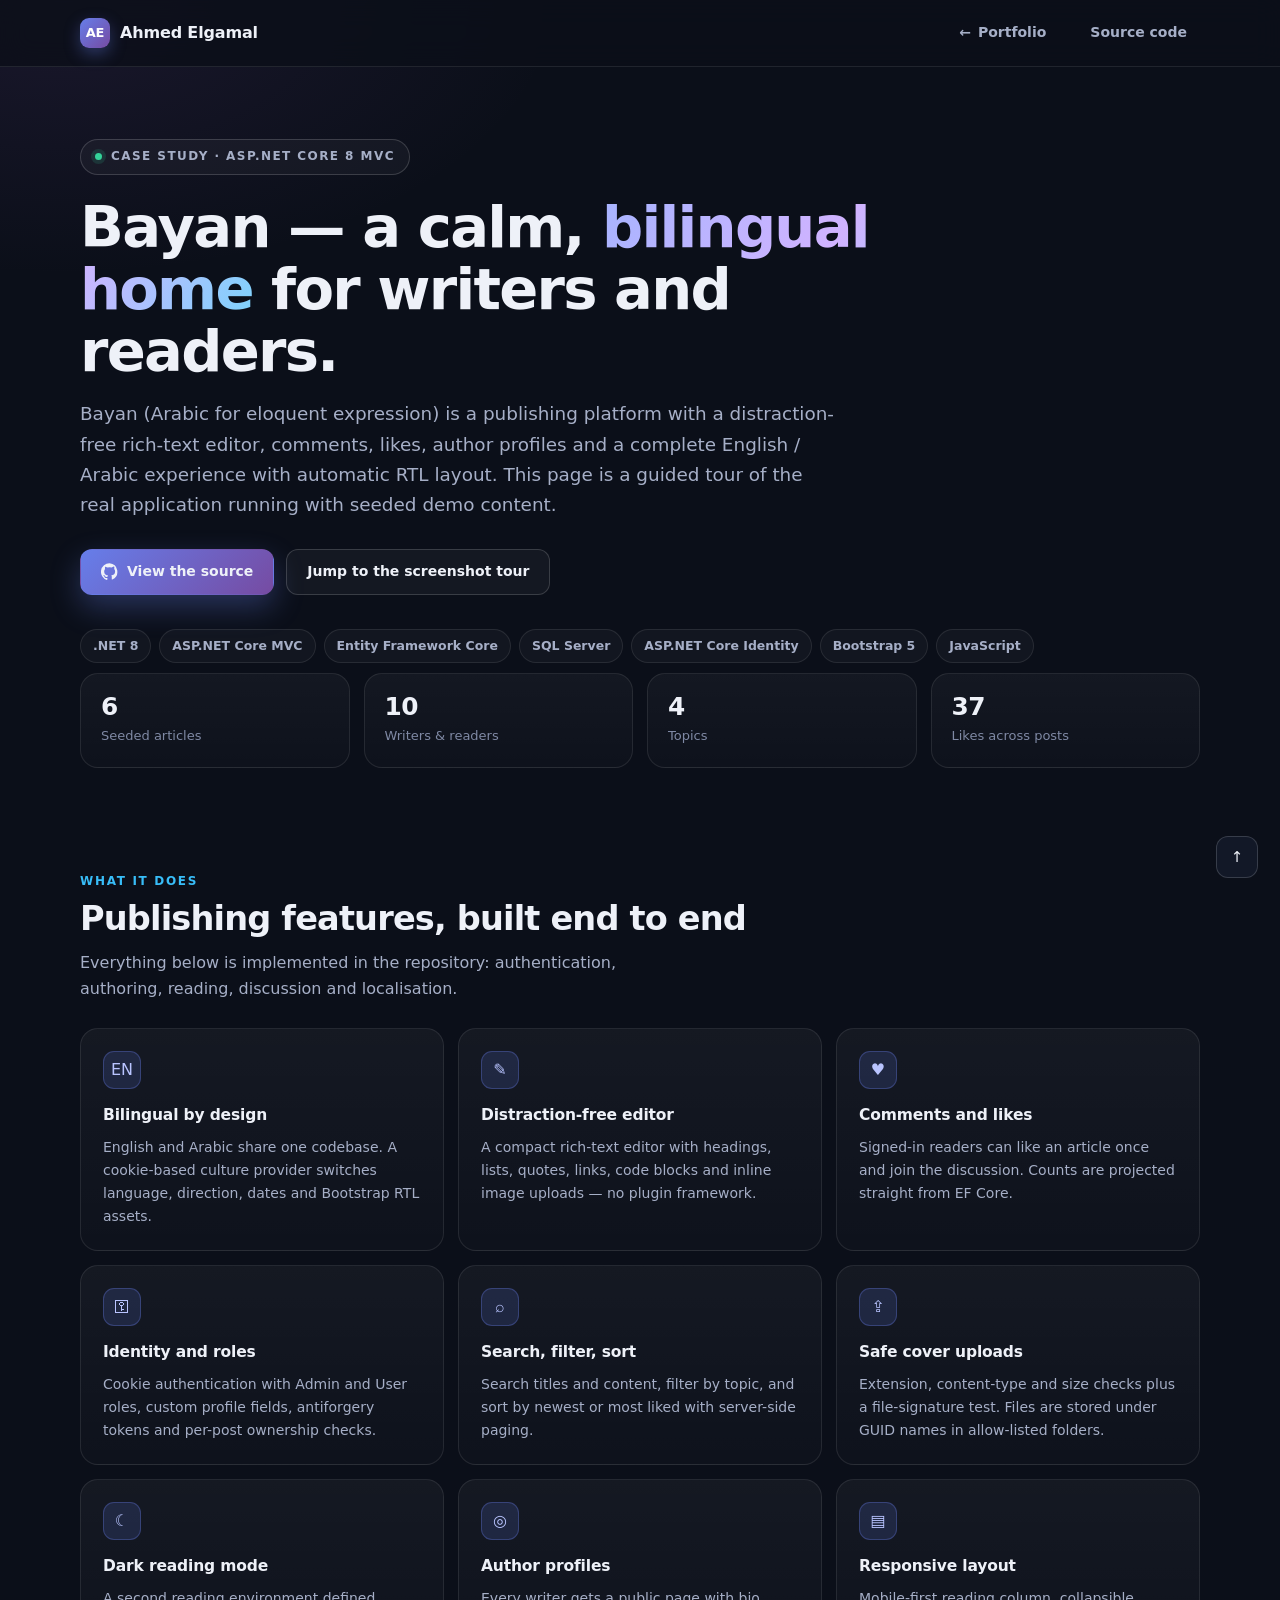
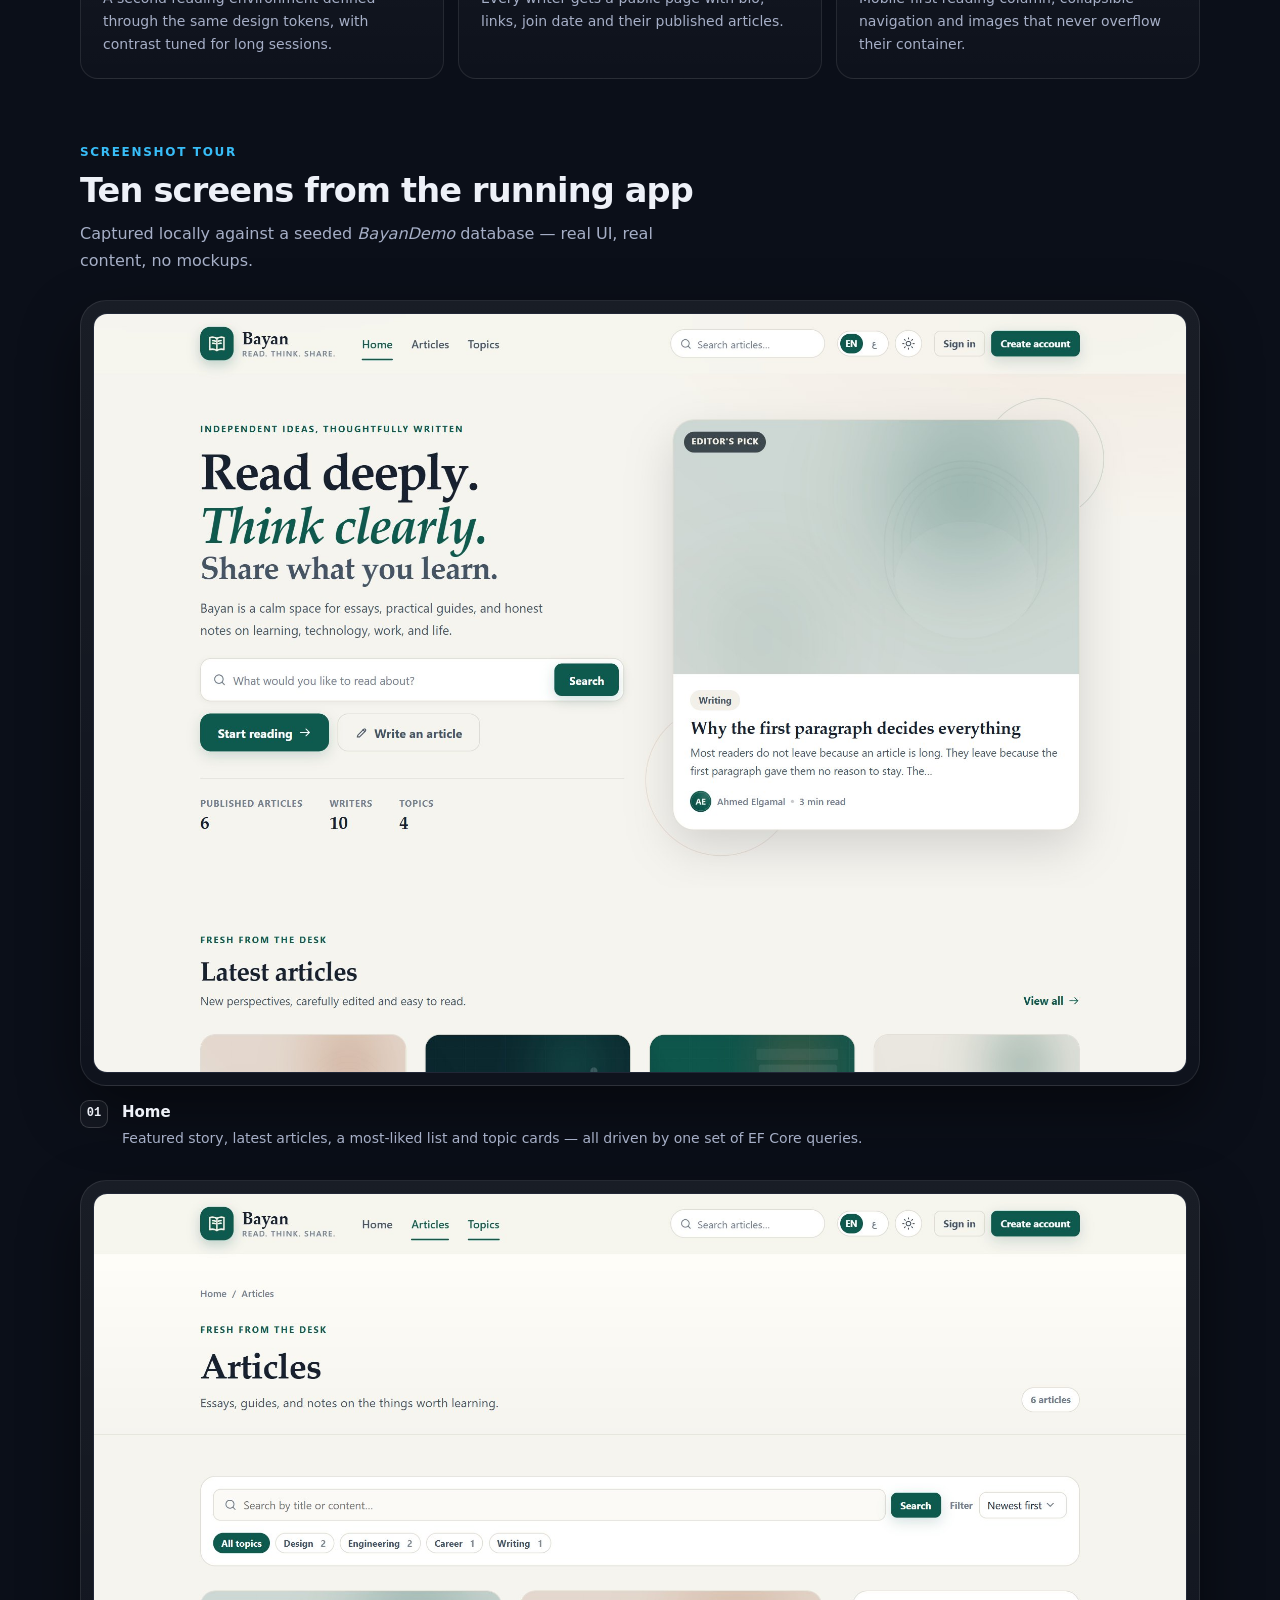
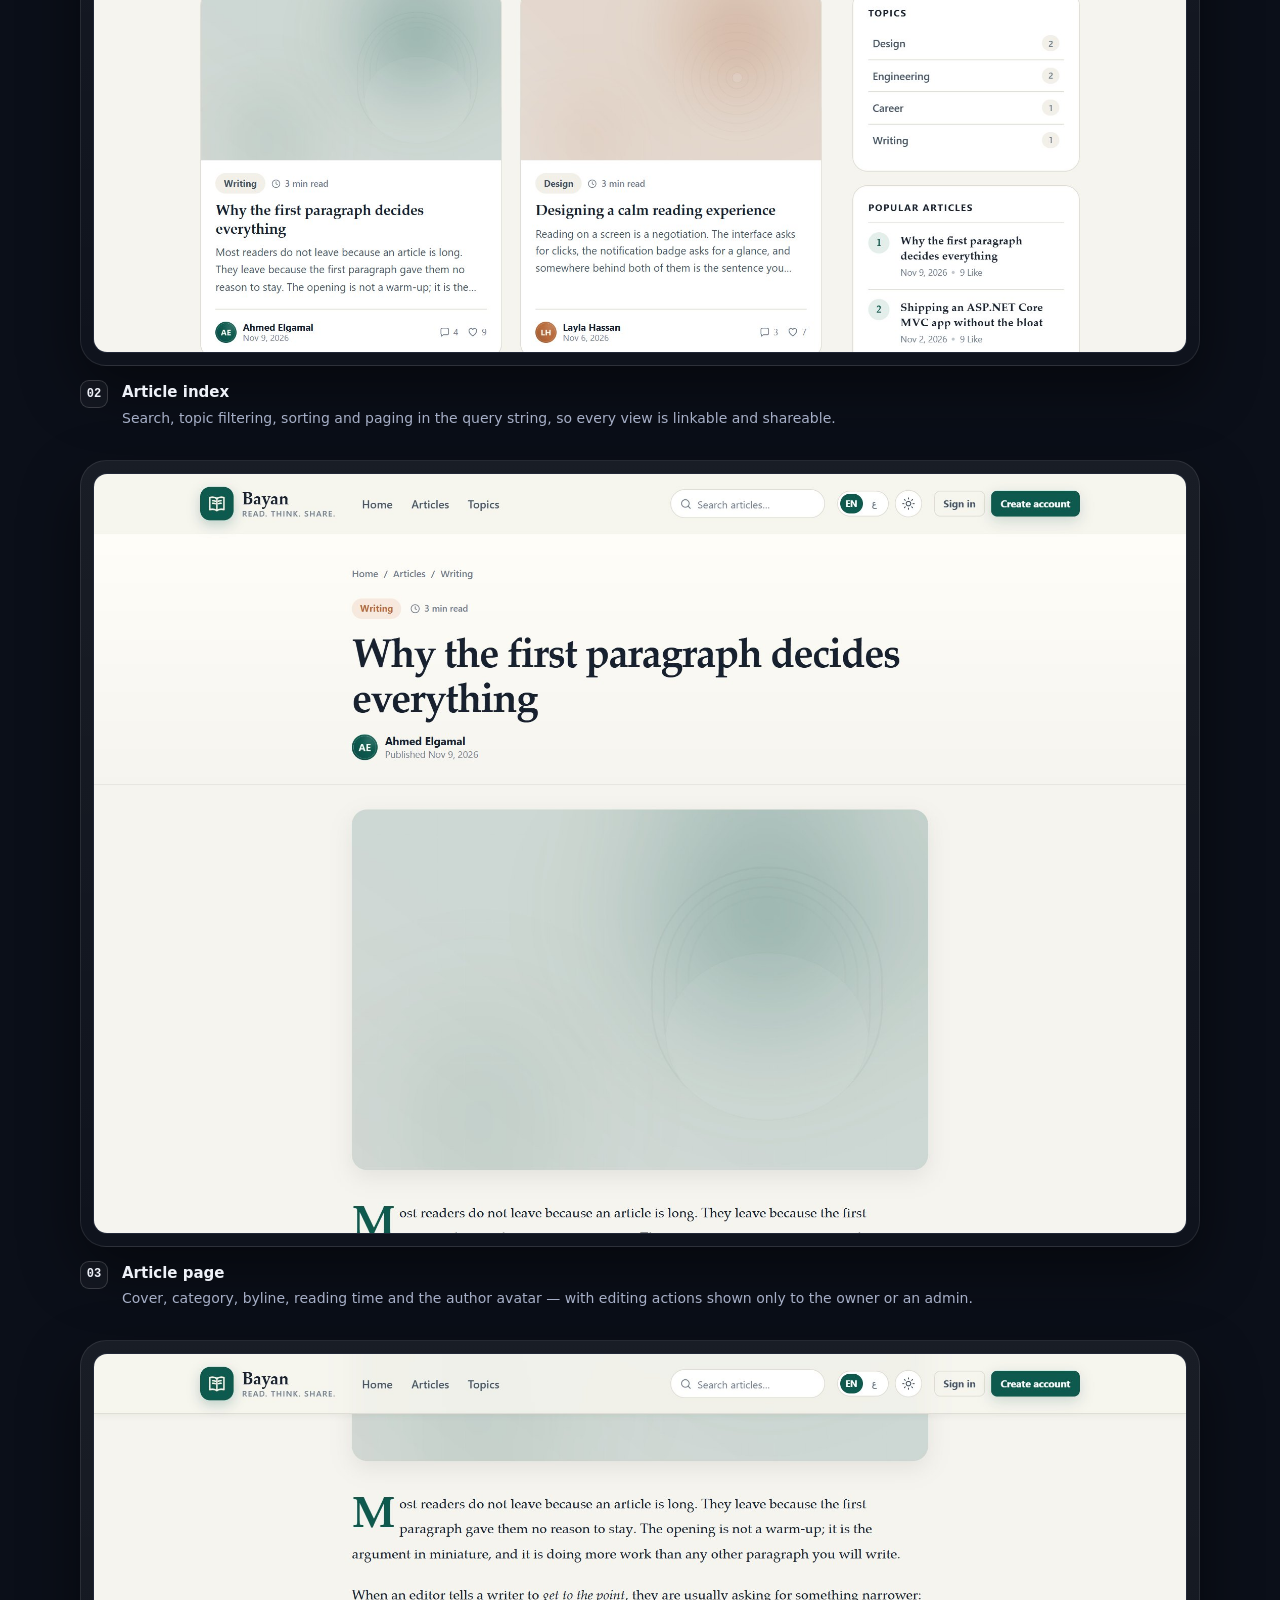
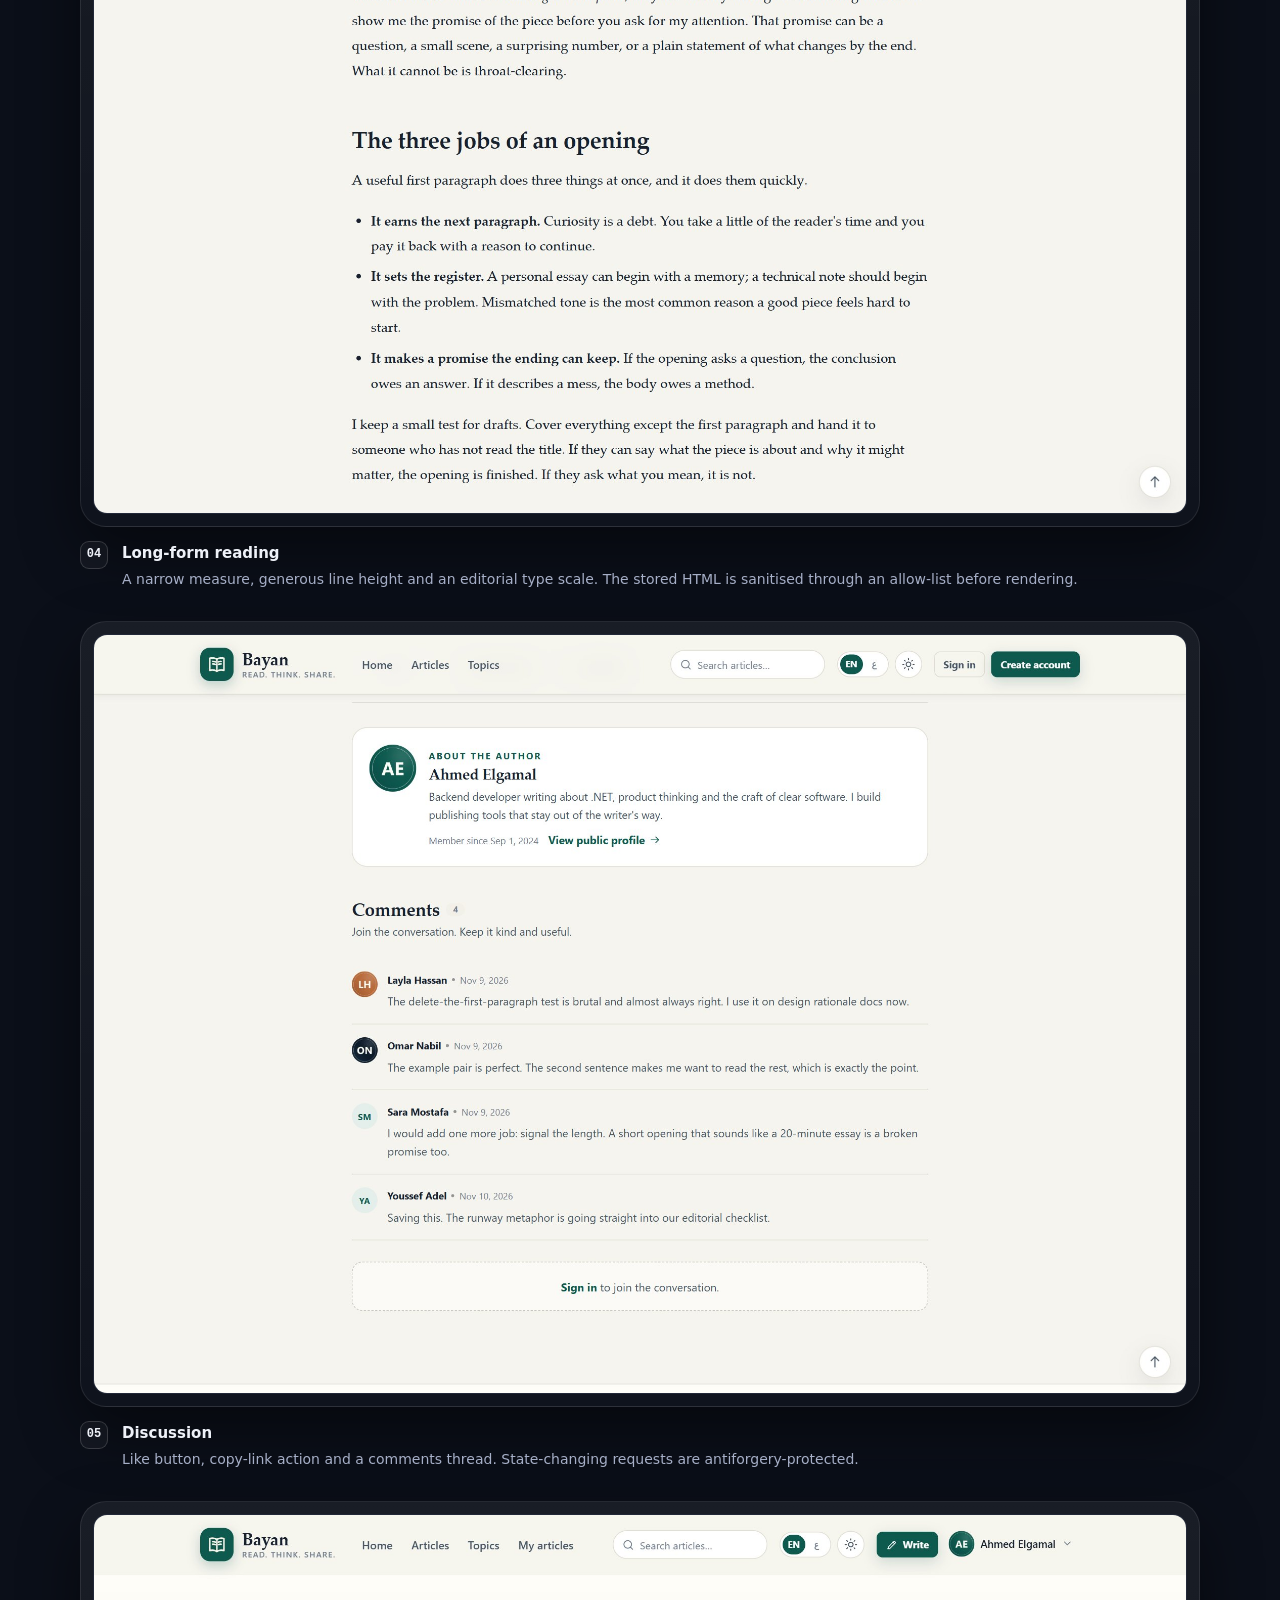
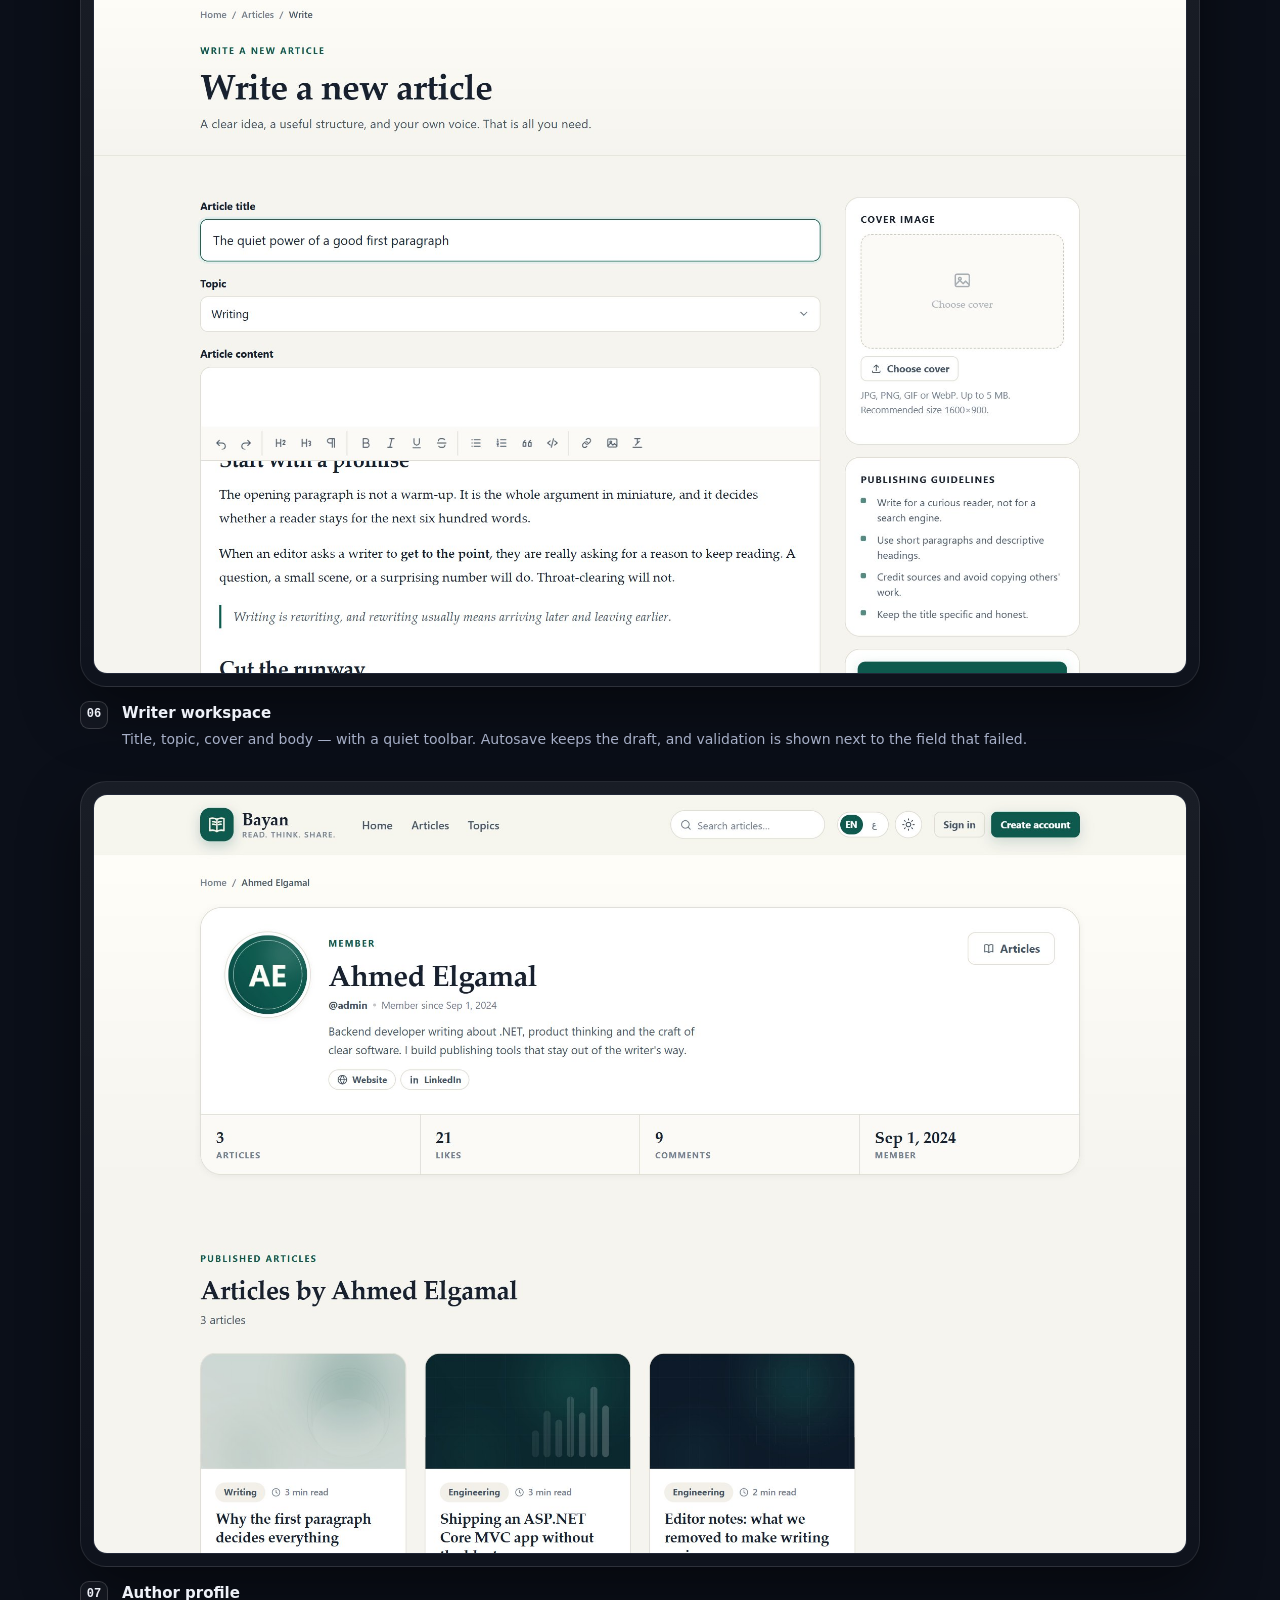
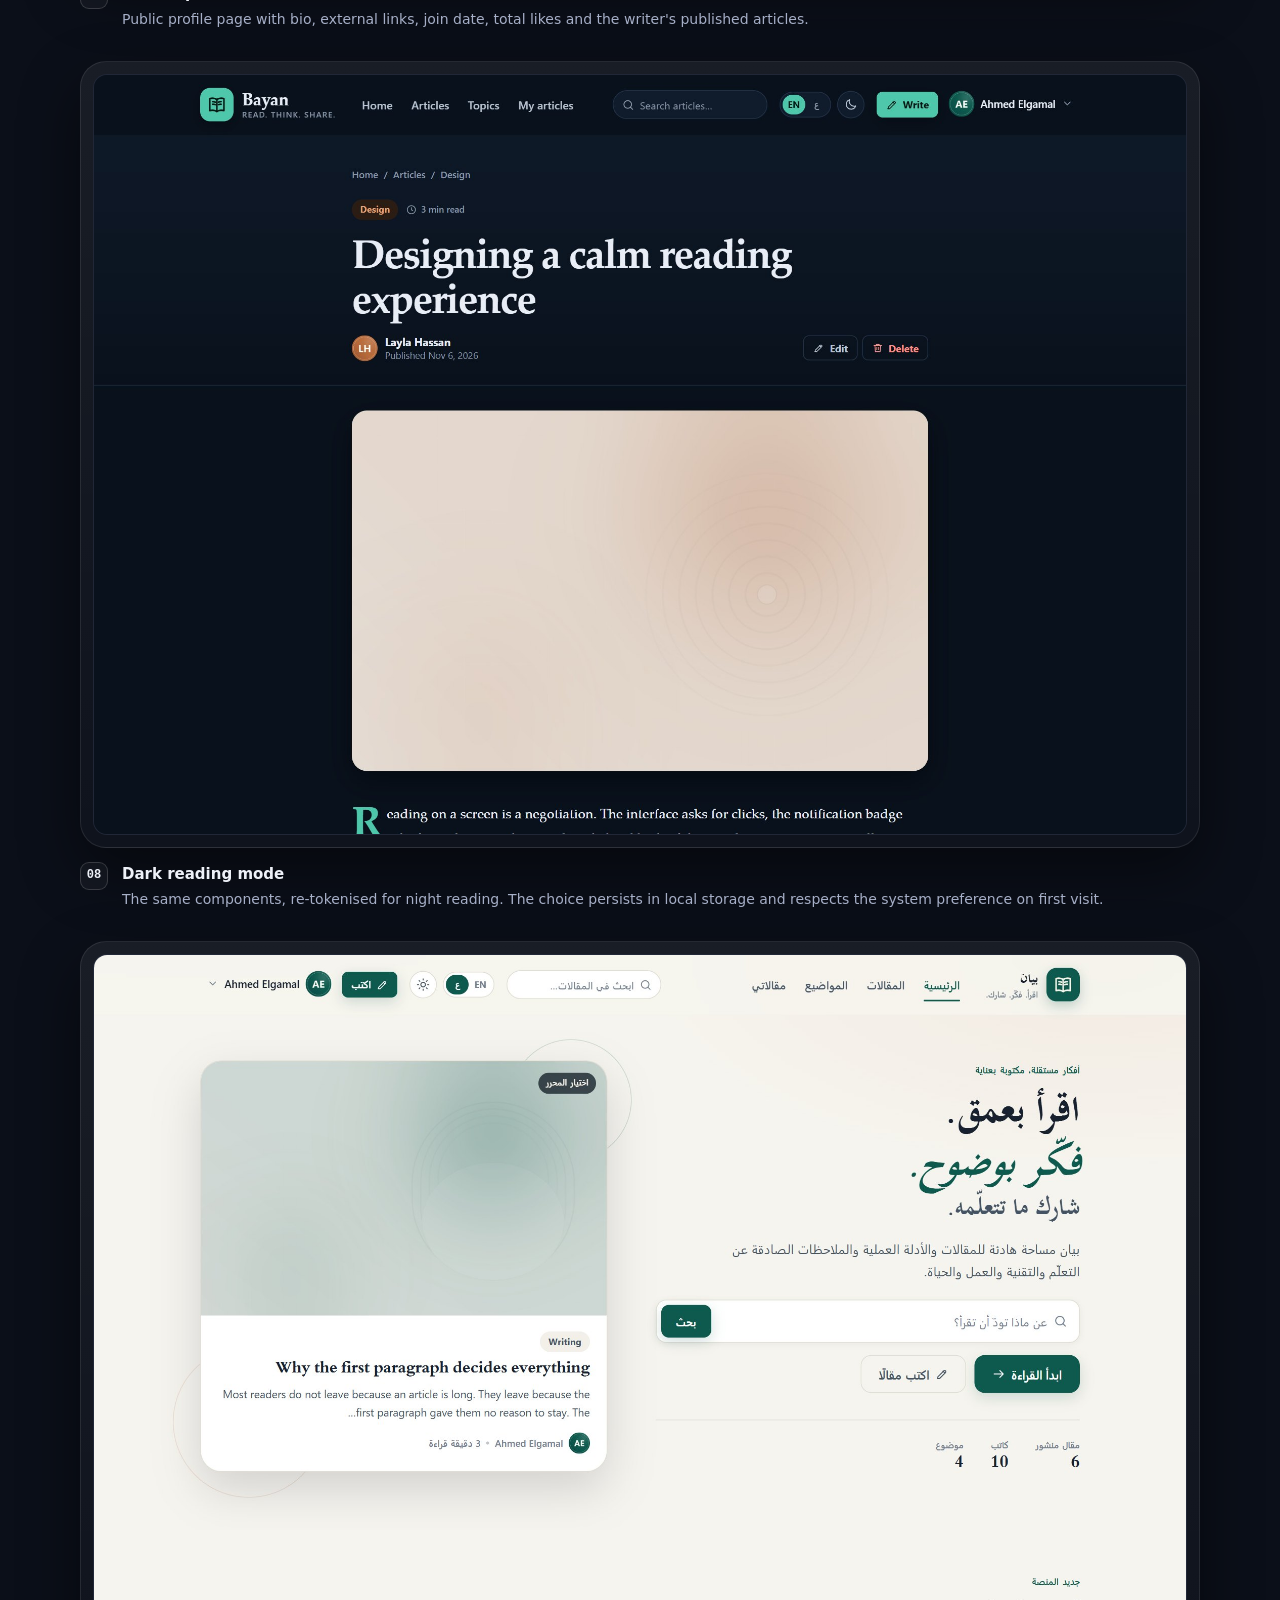
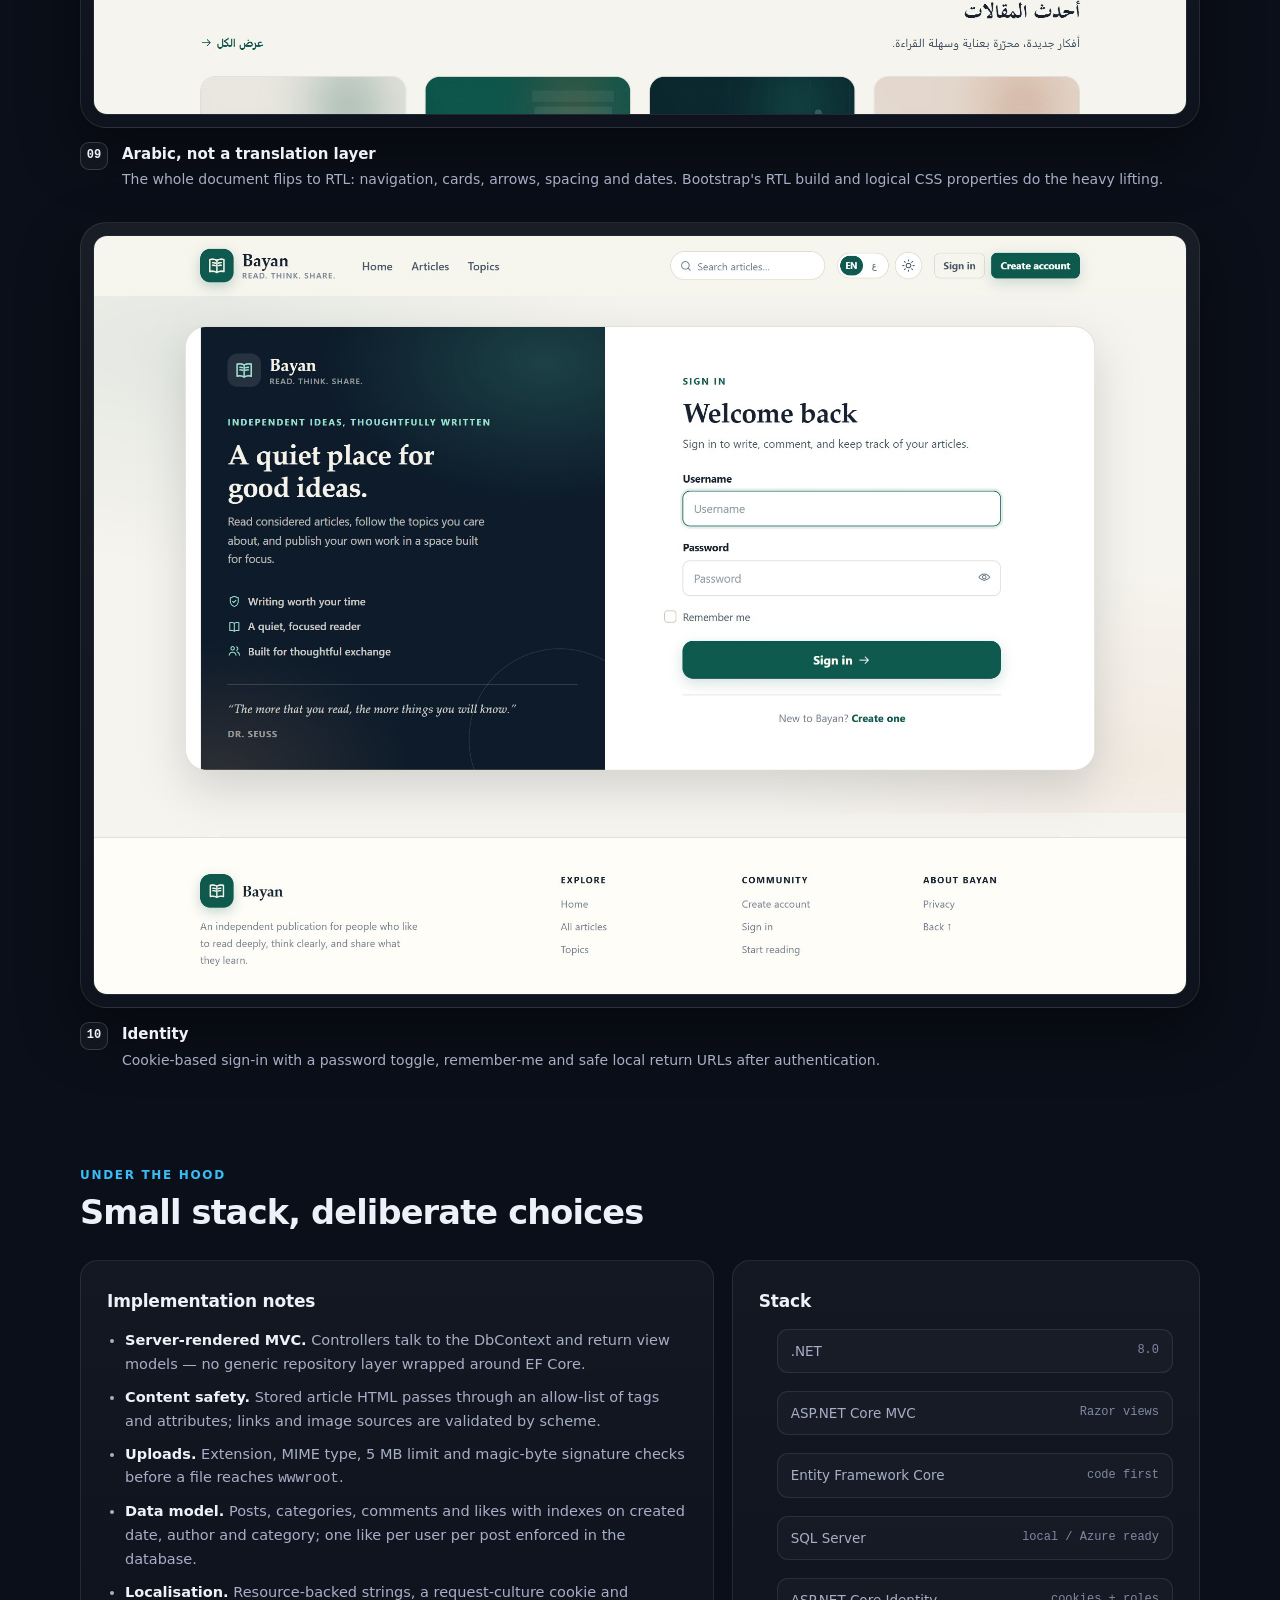
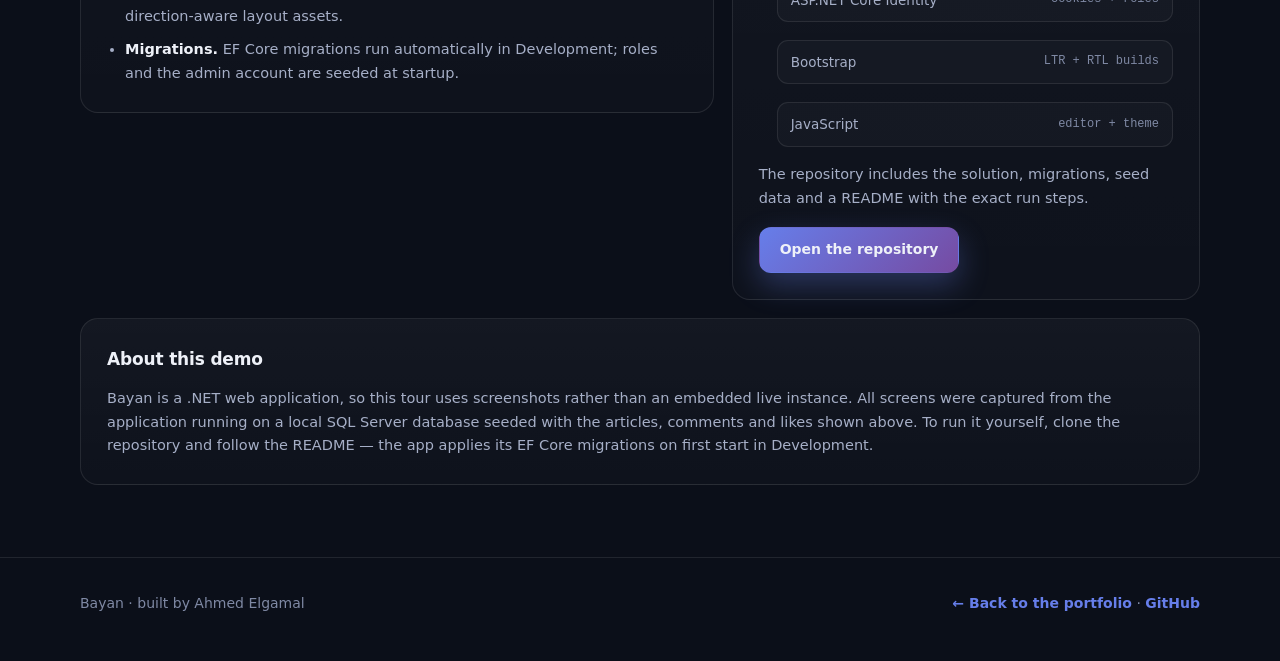
<file: demos/bayan/index.html>
<!DOCTYPE html>
<html lang="en">
<head>
    <meta charset="utf-8" />
    <meta name="viewport" content="width=device-width, initial-scale=1" />
    <title>Bayan — Bilingual Publishing Platform · Project Demo</title>
    <meta name="description" content="A guided tour of Bayan, a bilingual English/Arabic publishing platform built with ASP.NET Core 8 MVC, EF Core and Identity." />
    <link rel="stylesheet" href="../demo.css" />
</head>
<body>

<nav class="demo-nav">
    <div class="container demo-nav-inner">
        <a class="demo-brand" href="../../">
            <span class="demo-brand-dot">AE</span>
            <span>Ahmed Elgamal</span>
        </a>
        <span class="demo-nav-spacer"></span>
        <a class="demo-nav-link" href="../../">&larr; <span>Portfolio</span></a>
        <a class="demo-nav-link" href="https://github.com/elgamalhub/bayan" target="_blank" rel="noopener noreferrer">Source code</a>
    </div>
</nav>

<header class="demo-hero">
    <div class="container">
        <span class="eyebrow"><span class="dot"></span> Case study · ASP.NET Core 8 MVC</span>
        <h1>Bayan — a calm, <span class="grad">bilingual home</span> for writers and readers.</h1>
        <p class="demo-lede">
            Bayan (Arabic for eloquent expression) is a publishing platform with a distraction-free rich-text editor,
            comments, likes, author profiles and a complete English / Arabic experience with automatic RTL layout.
            This page is a guided tour of the real application running with seeded demo content.
        </p>

        <div class="demo-cta">
            <a class="btn btn-primary" href="https://github.com/elgamalhub/bayan" target="_blank" rel="noopener noreferrer">
                <svg viewBox="0 0 24 24" aria-hidden="true"><path d="M12 .5a12 12 0 0 0-3.8 23.4c.6.1.8-.3.8-.6v-2.1c-3.3.7-4-1.6-4-1.6-.6-1.4-1.4-1.8-1.4-1.8-1.1-.8.1-.8.1-.8 1.2.1 1.9 1.3 1.9 1.3 1.1 1.9 2.9 1.3 3.6 1 .1-.8.4-1.3.8-1.7-2.7-.3-5.5-1.3-5.5-5.9 0-1.3.5-2.4 1.3-3.2-.1-.3-.6-1.6.1-3.2 0 0 1-.3 3.3 1.2a11.5 11.5 0 0 1 6 0C17.5 4.6 18.5 5 18.5 5c.7 1.7.2 3 .1 3.3.8.8 1.3 1.9 1.3 3.2 0 4.6-2.8 5.5-5.5 5.8.4.4.8 1.1.8 2.2v3.3c0 .3.2.7.8.6A12 12 0 0 0 12 .5Z"/></svg>
                View the source
            </a>
            <a class="btn" href="#tour">Jump to the screenshot tour</a>
        </div>

        <div class="chip-row">
            <span class="chip">.NET 8</span>
            <span class="chip">ASP.NET Core MVC</span>
            <span class="chip">Entity Framework Core</span>
            <span class="chip">SQL Server</span>
            <span class="chip">ASP.NET Core Identity</span>
            <span class="chip">Bootstrap 5</span>
            <span class="chip">JavaScript</span>
        </div>

        <ul class="stat-strip">
            <li><strong>6</strong><span>Seeded articles</span></li>
            <li><strong>10</strong><span>Writers &amp; readers</span></li>
            <li><strong>4</strong><span>Topics</span></li>
            <li><strong>37</strong><span>Likes across posts</span></li>
        </ul>
    </div>
</header>

<main>
    <section class="section">
        <div class="container">
            <div class="section-head">
                <div>
                    <div class="section-kicker">What it does</div>
                    <h2>Publishing features, built end to end</h2>
                    <p>Everything below is implemented in the repository: authentication, authoring, reading, discussion and localisation.</p>
                </div>
            </div>

            <div class="feature-grid">
                <article class="feature-card">
                    <div class="feature-icon">EN</div>
                    <h3>Bilingual by design</h3>
                    <p>English and Arabic share one codebase. A cookie-based culture provider switches language, direction, dates and Bootstrap RTL assets.</p>
                </article>
                <article class="feature-card">
                    <div class="feature-icon">✎</div>
                    <h3>Distraction-free editor</h3>
                    <p>A compact rich-text editor with headings, lists, quotes, links, code blocks and inline image uploads — no plugin framework.</p>
                </article>
                <article class="feature-card">
                    <div class="feature-icon">♥</div>
                    <h3>Comments and likes</h3>
                    <p>Signed-in readers can like an article once and join the discussion. Counts are projected straight from EF Core.</p>
                </article>
                <article class="feature-card">
                    <div class="feature-icon">⚿</div>
                    <h3>Identity and roles</h3>
                    <p>Cookie authentication with Admin and User roles, custom profile fields, antiforgery tokens and per-post ownership checks.</p>
                </article>
                <article class="feature-card">
                    <div class="feature-icon">⌕</div>
                    <h3>Search, filter, sort</h3>
                    <p>Search titles and content, filter by topic, and sort by newest or most liked with server-side paging.</p>
                </article>
                <article class="feature-card">
                    <div class="feature-icon">⇪</div>
                    <h3>Safe cover uploads</h3>
                    <p>Extension, content-type and size checks plus a file-signature test. Files are stored under GUID names in allow-listed folders.</p>
                </article>
                <article class="feature-card">
                    <div class="feature-icon">☾</div>
                    <h3>Dark reading mode</h3>
                    <p>A second reading environment defined through the same design tokens, with contrast tuned for long sessions.</p>
                </article>
                <article class="feature-card">
                    <div class="feature-icon">◎</div>
                    <h3>Author profiles</h3>
                    <p>Every writer gets a public page with bio, links, join date and their published articles.</p>
                </article>
                <article class="feature-card">
                    <div class="feature-icon">▤</div>
                    <h3>Responsive layout</h3>
                    <p>Mobile-first reading column, collapsible navigation and images that never overflow their container.</p>
                </article>
            </div>
        </div>
    </section>

    <section class="section" id="tour">
        <div class="container">
            <div class="section-head">
                <div>
                    <div class="section-kicker">Screenshot tour</div>
                    <h2>Ten screens from the running app</h2>
                    <p>Captured locally against a seeded <em>BayanDemo</em> database — real UI, real content, no mockups.</p>
                </div>
            </div>

            <figure class="shot">
                <div class="shot-frame"><img src="shots/home.jpg" alt="Bayan home page with featured article, latest posts and topic cards" loading="lazy" /></div>
                <figcaption><span class="shot-index">01</span><span><strong>Home</strong>Featured story, latest articles, a most-liked list and topic cards — all driven by one set of EF Core queries.</span></figcaption>
            </figure>

            <figure class="shot">
                <div class="shot-frame"><img src="shots/articles.jpg" alt="Bayan article index with search field, topic filters and post cards" loading="lazy" /></div>
                <figcaption><span class="shot-index">02</span><span><strong>Article index</strong>Search, topic filtering, sorting and paging in the query string, so every view is linkable and shareable.</span></figcaption>
            </figure>

            <figure class="shot">
                <div class="shot-frame"><img src="shots/article.jpg" alt="Bayan article page with cover image, byline and reading time" loading="lazy" /></div>
                <figcaption><span class="shot-index">03</span><span><strong>Article page</strong>Cover, category, byline, reading time and the author avatar — with editing actions shown only to the owner or an admin.</span></figcaption>
            </figure>

            <figure class="shot">
                <div class="shot-frame"><img src="shots/article-body.jpg" alt="Bayan long-form reading column with headings, lists and a pull quote" loading="lazy" /></div>
                <figcaption><span class="shot-index">04</span><span><strong>Long-form reading</strong>A narrow measure, generous line height and an editorial type scale. The stored HTML is sanitised through an allow-list before rendering.</span></figcaption>
            </figure>

            <figure class="shot">
                <div class="shot-frame"><img src="shots/comments.jpg" alt="Bayan comments section and article action bar" loading="lazy" /></div>
                <figcaption><span class="shot-index">05</span><span><strong>Discussion</strong>Like button, copy-link action and a comments thread. State-changing requests are antiforgery-protected.</span></figcaption>
            </figure>

            <figure class="shot">
                <div class="shot-frame"><img src="shots/editor.jpg" alt="Bayan rich-text article editor with toolbar, fields and publish panel" loading="lazy" /></div>
                <figcaption><span class="shot-index">06</span><span><strong>Writer workspace</strong>Title, topic, cover and body — with a quiet toolbar. Autosave keeps the draft, and validation is shown next to the field that failed.</span></figcaption>
            </figure>

            <figure class="shot">
                <div class="shot-frame"><img src="shots/profile.jpg" alt="Bayan public author profile with bio, links and published articles" loading="lazy" /></div>
                <figcaption><span class="shot-index">07</span><span><strong>Author profile</strong>Public profile page with bio, external links, join date, total likes and the writer's published articles.</span></figcaption>
            </figure>

            <figure class="shot">
                <div class="shot-frame"><img src="shots/dark.jpg" alt="Bayan article page in dark reading mode" loading="lazy" /></div>
                <figcaption><span class="shot-index">08</span><span><strong>Dark reading mode</strong>The same components, re-tokenised for night reading. The choice persists in local storage and respects the system preference on first visit.</span></figcaption>
            </figure>

            <figure class="shot">
                <div class="shot-frame"><img src="shots/arabic.jpg" alt="Bayan home page in Arabic with right-to-left layout" loading="lazy" /></div>
                <figcaption><span class="shot-index">09</span><span><strong>Arabic, not a translation layer</strong>The whole document flips to RTL: navigation, cards, arrows, spacing and dates. Bootstrap's RTL build and logical CSS properties do the heavy lifting.</span></figcaption>
            </figure>

            <figure class="shot">
                <div class="shot-frame"><img src="shots/login.jpg" alt="Bayan sign-in page" loading="lazy" /></div>
                <figcaption><span class="shot-index">10</span><span><strong>Identity</strong>Cookie-based sign-in with a password toggle, remember-me and safe local return URLs after authentication.</span></figcaption>
            </figure>
        </div>
    </section>

    <section class="section">
        <div class="container">
            <div class="section-head">
                <div>
                    <div class="section-kicker">Under the hood</div>
                    <h2>Small stack, deliberate choices</h2>
                </div>
            </div>

            <div class="split">
                <div class="panel">
                    <h3>Implementation notes</h3>
                    <ul>
                        <li><strong>Server-rendered MVC.</strong> Controllers talk to the DbContext and return view models — no generic repository layer wrapped around EF Core.</li>
                        <li><strong>Content safety.</strong> Stored article HTML passes through an allow-list of tags and attributes; links and image sources are validated by scheme.</li>
                        <li><strong>Uploads.</strong> Extension, MIME type, 5 MB limit and magic-byte signature checks before a file reaches <code>wwwroot</code>.</li>
                        <li><strong>Data model.</strong> Posts, categories, comments and likes with indexes on created date, author and category; one like per user per post enforced in the database.</li>
                        <li><strong>Localisation.</strong> Resource-backed strings, a request-culture cookie and direction-aware layout assets.</li>
                        <li><strong>Migrations.</strong> EF Core migrations run automatically in Development; roles and the admin account are seeded at startup.</li>
                    </ul>
                </div>

                <aside class="panel">
                    <h3>Stack</h3>
                    <ul class="stack-list">
                        <li>.NET <span>8.0</span></li>
                        <li>ASP.NET Core MVC <span>Razor views</span></li>
                        <li>Entity Framework Core <span>code first</span></li>
                        <li>SQL Server <span>local / Azure ready</span></li>
                        <li>ASP.NET Core Identity <span>cookies + roles</span></li>
                        <li>Bootstrap <span>LTR + RTL builds</span></li>
                        <li>JavaScript <span>editor + theme</span></li>
                    </ul>
                    <p style="margin-top:16px">The repository includes the solution, migrations, seed data and a README with the exact run steps.</p>
                    <a class="btn btn-primary" href="https://github.com/elgamalhub/bayan" target="_blank" rel="noopener noreferrer" style="margin-top:4px">Open the repository</a>
                </aside>
            </div>

            <div class="panel" style="margin-top:18px">
                <h3>About this demo</h3>
                <p>
                    Bayan is a .NET web application, so this tour uses screenshots rather than an embedded live instance.
                    All screens were captured from the application running on a local SQL Server database seeded with the articles,
                    comments and likes shown above. To run it yourself, clone the repository and follow the README — the app applies
                    its EF Core migrations on first start in Development.
                </p>
            </div>
        </div>
    </section>
</main>

<footer class="demo-footer">
    <div class="container demo-footer-inner">
        <span>Bayan · built by Ahmed Elgamal</span>
        <span><a href="../../">&larr; Back to the portfolio</a> · <a href="https://github.com/elgamalhub/bayan" target="_blank" rel="noopener noreferrer">GitHub</a></span>
    </div>
</footer>

<a class="back-top" href="#" aria-label="Back to top">↑</a>

</body>
</html>
</file>
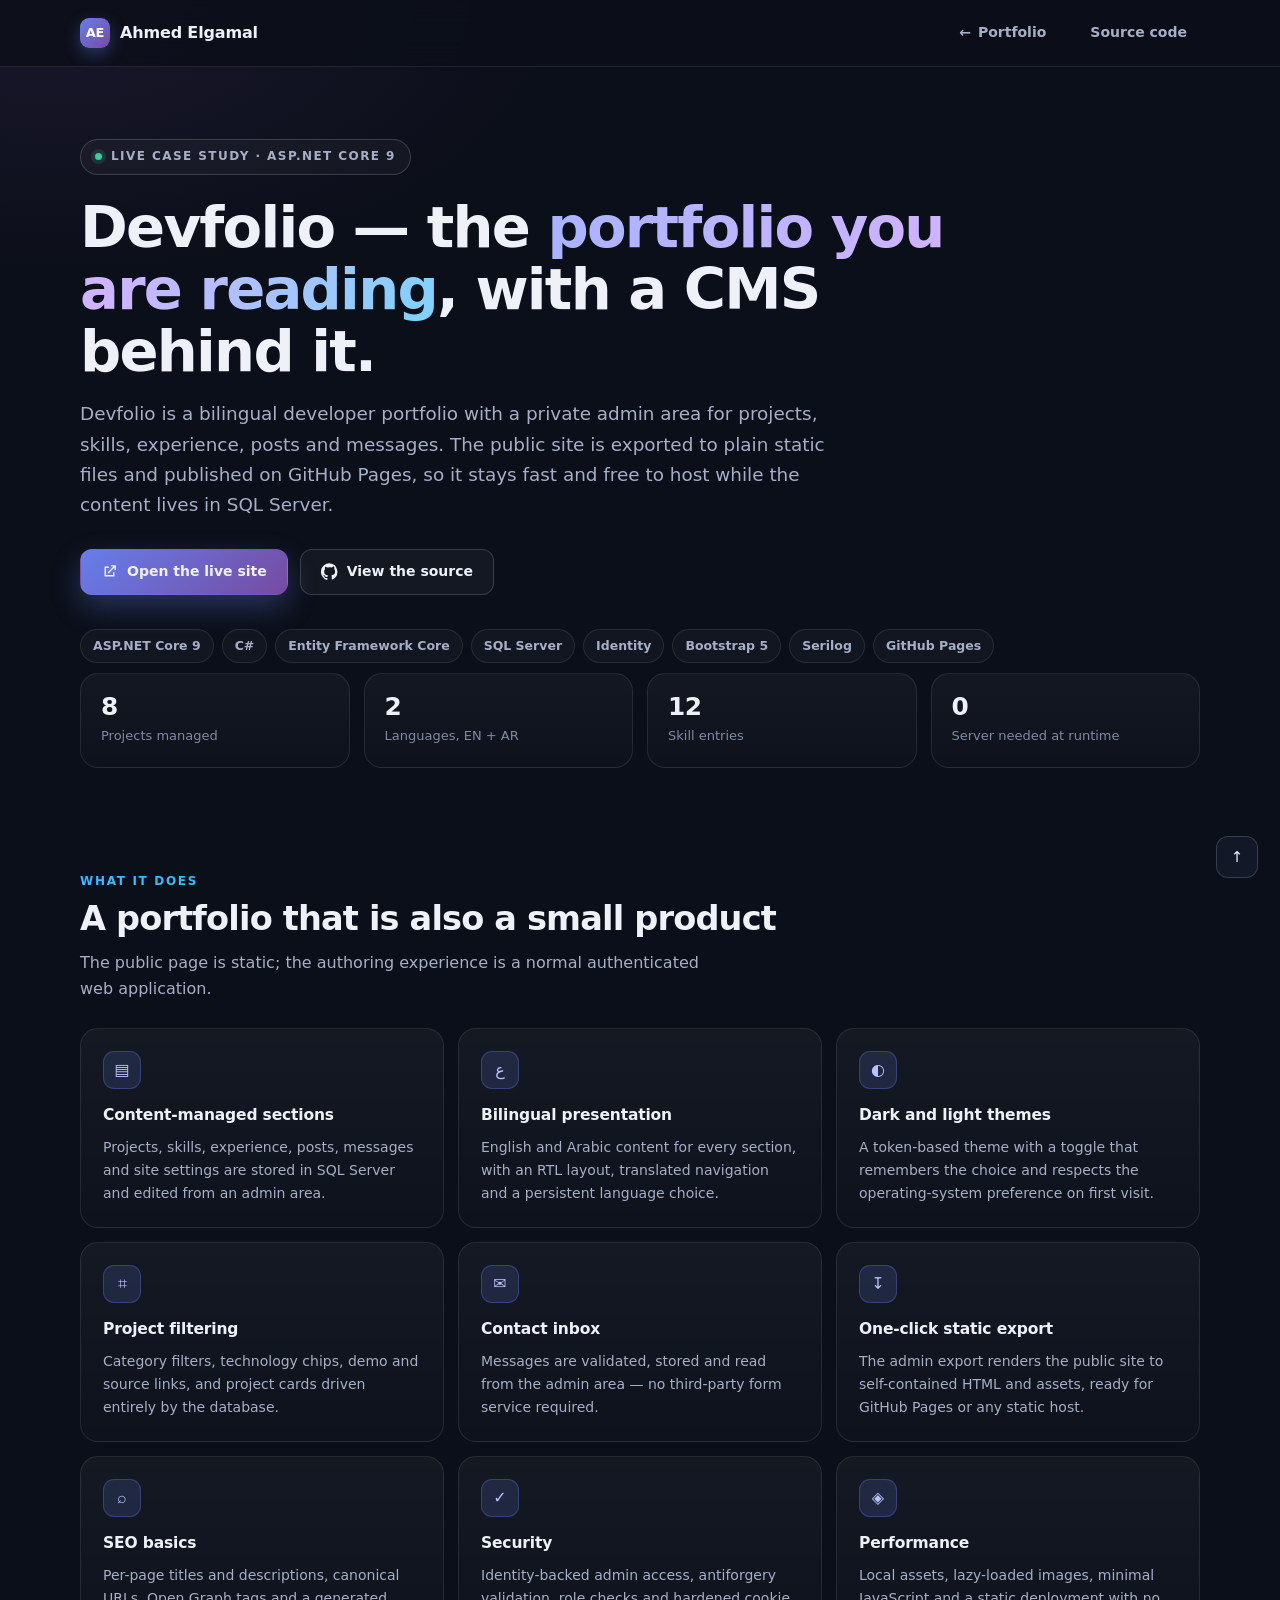
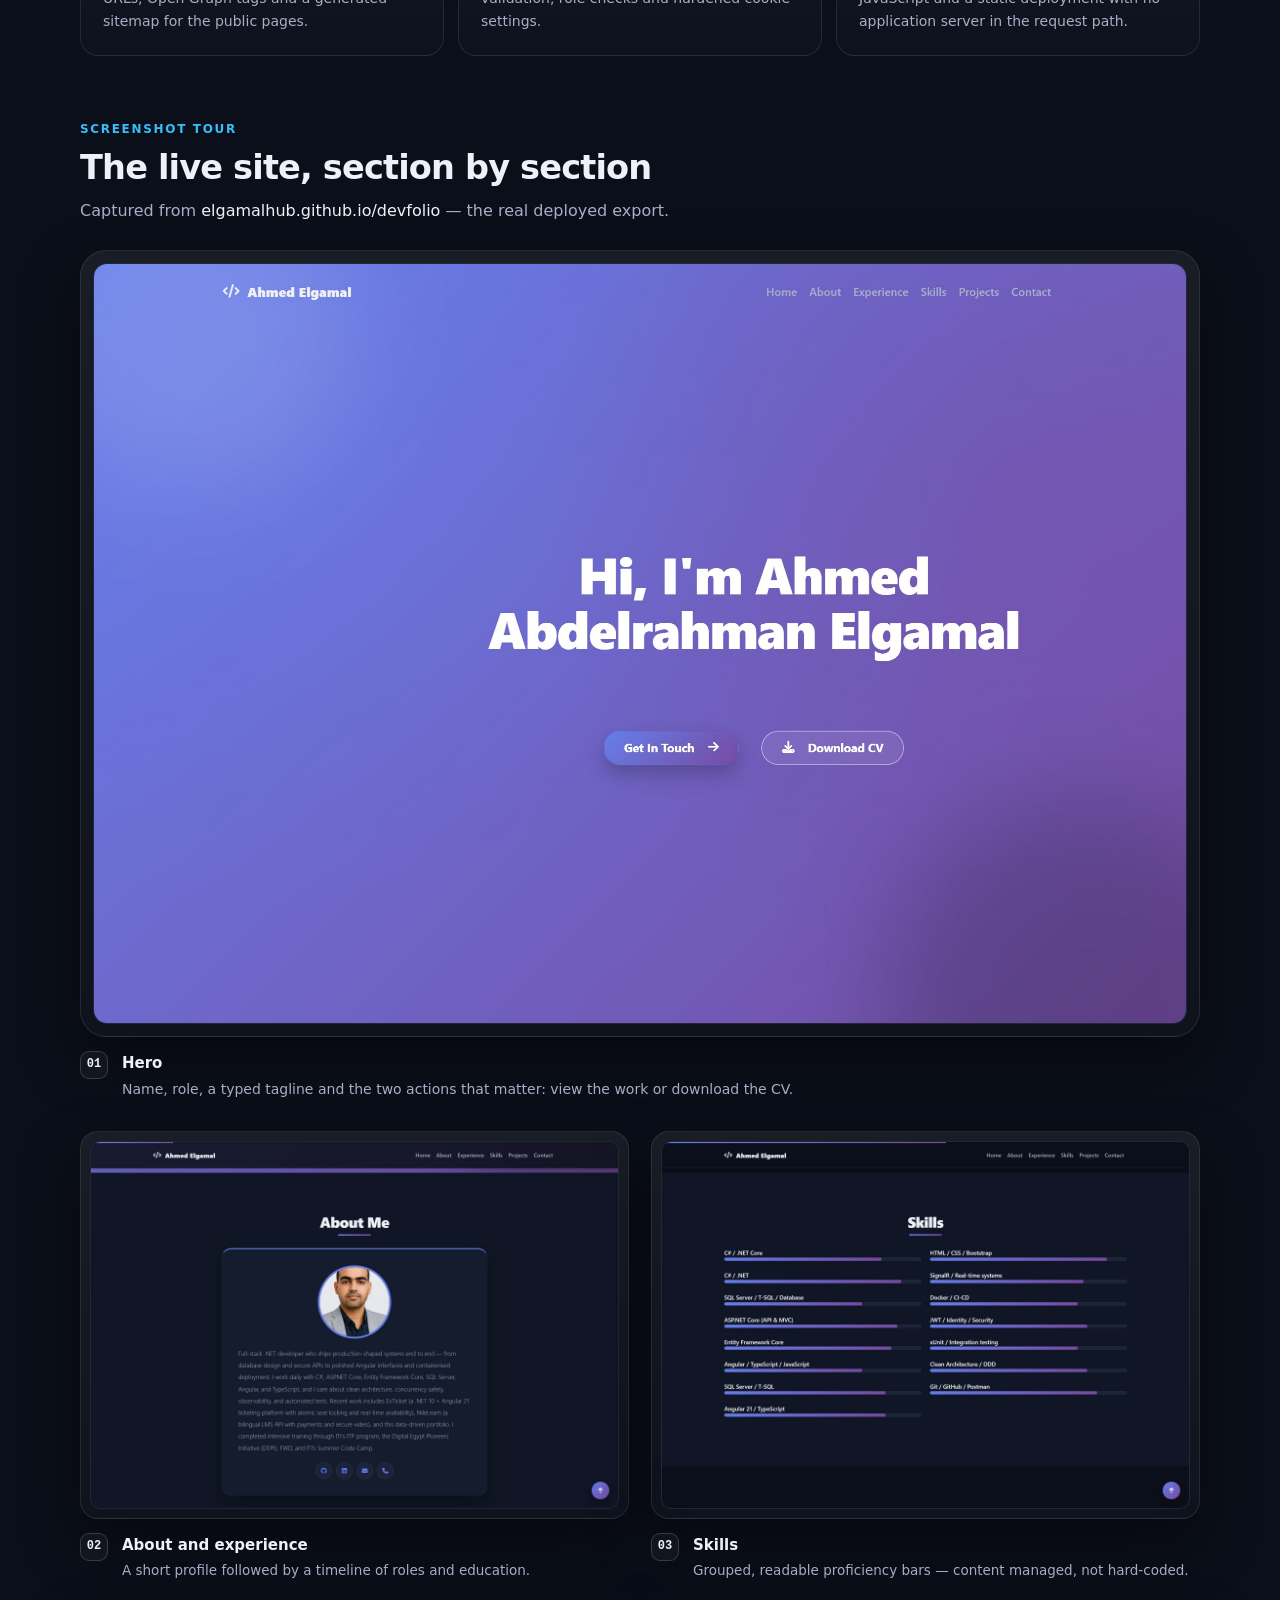
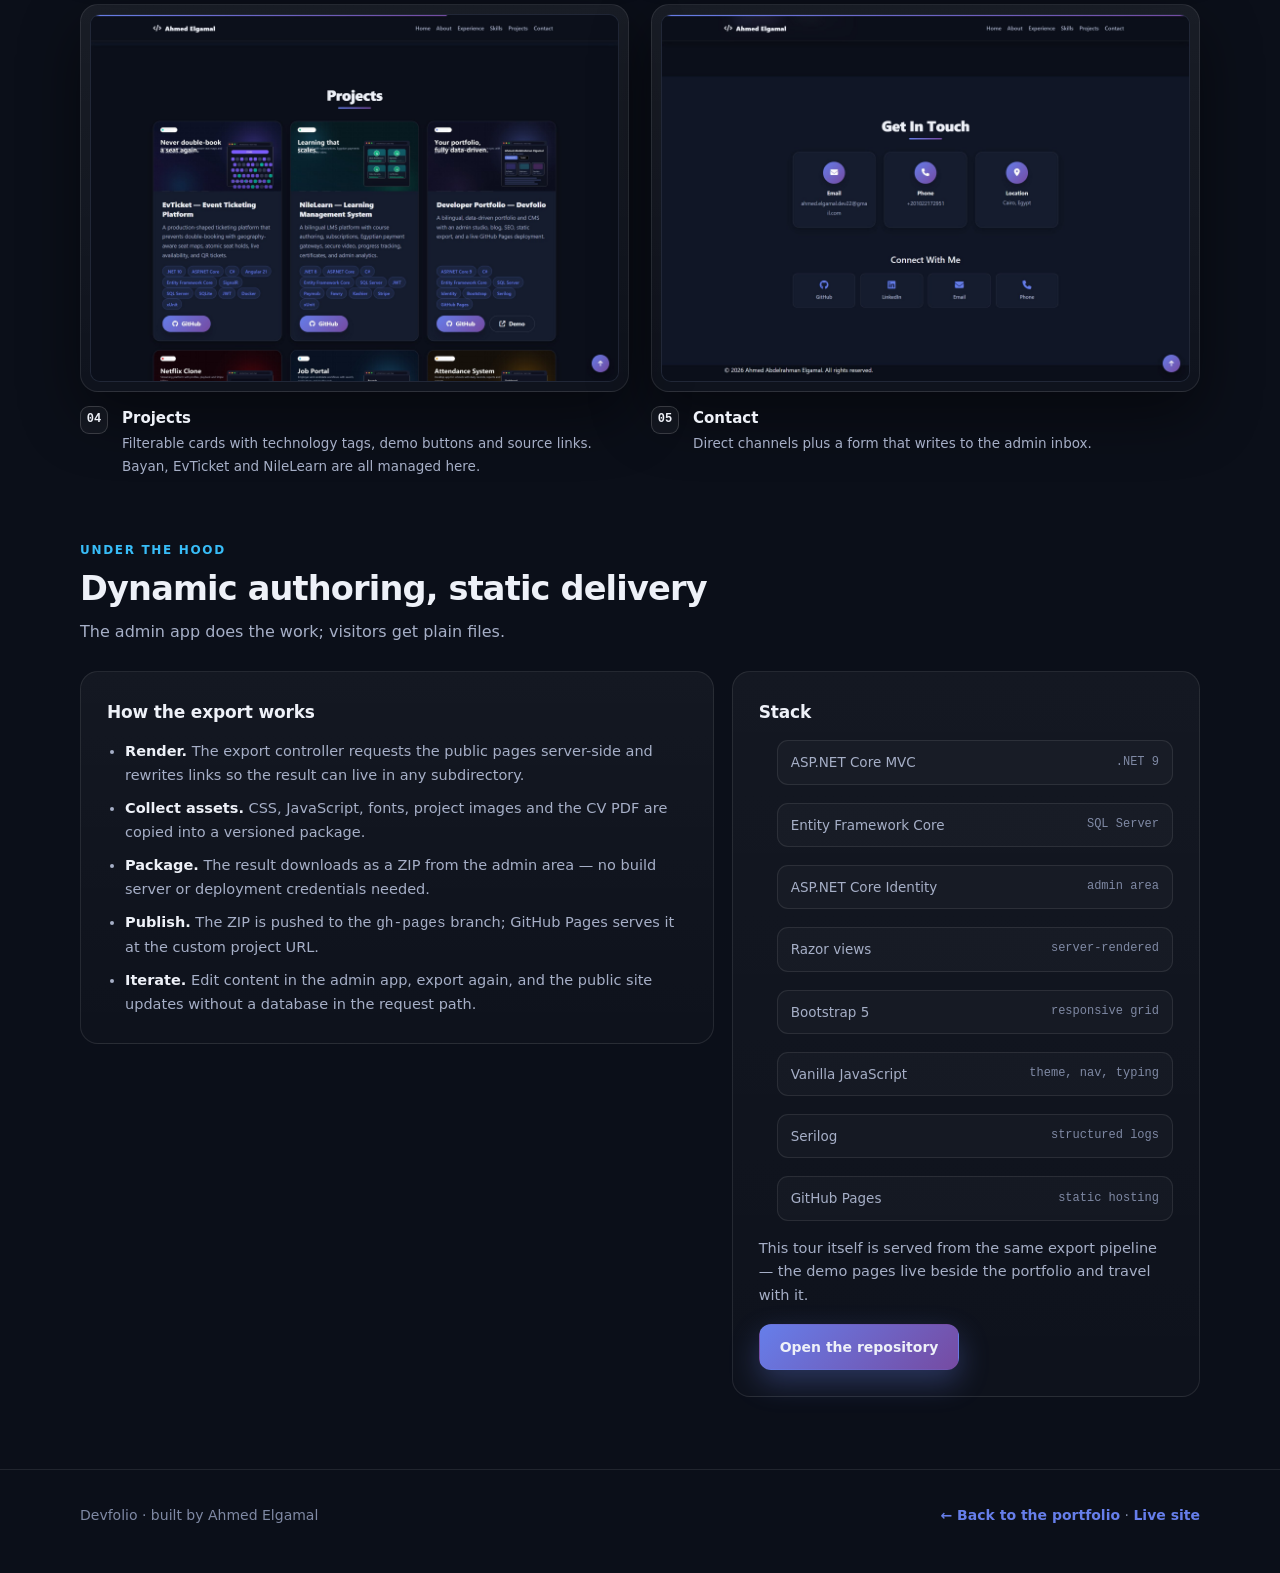
<file: demos/devfolio/index.html>
<!DOCTYPE html>
<html lang="en">
<head>
    <meta charset="utf-8" />
    <meta name="viewport" content="width=device-width, initial-scale=1" />
    <title>Devfolio — Developer Portfolio · Project Demo</title>
    <meta name="description" content="A tour of Devfolio: a bilingual, content-managed developer portfolio built with ASP.NET Core 9 and exported as a static site to GitHub Pages." />
    <link rel="stylesheet" href="../demo.css" />
</head>
<body>

<nav class="demo-nav">
    <div class="container demo-nav-inner">
        <a class="demo-brand" href="../../">
            <span class="demo-brand-dot">AE</span>
            <span>Ahmed Elgamal</span>
        </a>
        <span class="demo-nav-spacer"></span>
        <a class="demo-nav-link" href="../../">&larr; <span>Portfolio</span></a>
        <a class="demo-nav-link" href="https://github.com/elgamalhub/devfolio" target="_blank" rel="noopener noreferrer">Source code</a>
    </div>
</nav>

<header class="demo-hero">
    <div class="container">
        <span class="eyebrow"><span class="dot"></span> Live case study · ASP.NET Core 9</span>
        <h1>Devfolio — the <span class="grad">portfolio you are reading</span>, with a CMS behind it.</h1>
        <p class="demo-lede">
            Devfolio is a bilingual developer portfolio with a private admin area for projects, skills, experience, posts and
            messages. The public site is exported to plain static files and published on GitHub Pages, so it stays fast and
            free to host while the content lives in SQL Server.
        </p>

        <div class="demo-cta">
            <a class="btn btn-primary" href="https://elgamalhub.github.io/devfolio/" target="_blank" rel="noopener noreferrer">
                <svg viewBox="0 0 24 24" aria-hidden="true"><path d="M14 3h7v7h-2V6.4l-8.3 8.3-1.4-1.4L17.6 5H14V3ZM5 5h6v2H7v10h10v-4h2v6H5V5Z"/></svg>
                Open the live site
            </a>
            <a class="btn" href="https://github.com/elgamalhub/devfolio" target="_blank" rel="noopener noreferrer">
                <svg viewBox="0 0 24 24" aria-hidden="true"><path d="M12 .5a12 12 0 0 0-3.8 23.4c.6.1.8-.3.8-.6v-2.1c-3.3.7-4-1.6-4-1.6-.6-1.4-1.4-1.8-1.4-1.8-1.1-.8.1-.8.1-.8 1.2.1 1.9 1.3 1.9 1.3 1.1 1.9 2.9 1.3 3.6 1 .1-.8.4-1.3.8-1.7-2.7-.3-5.5-1.3-5.5-5.9 0-1.3.5-2.4 1.3-3.2-.1-.3-.6-1.6.1-3.2 0 0 1-.3 3.3 1.2a11.5 11.5 0 0 1 6 0C17.5 4.6 18.5 5 18.5 5c.7 1.7.2 3 .1 3.3.8.8 1.3 1.9 1.3 3.2 0 4.6-2.8 5.5-5.5 5.8.4.4.8 1.1.8 2.2v3.3c0 .3.2.7.8.6A12 12 0 0 0 12 .5Z"/></svg>
                View the source
            </a>
        </div>

        <div class="chip-row">
            <span class="chip">ASP.NET Core 9</span>
            <span class="chip">C#</span>
            <span class="chip">Entity Framework Core</span>
            <span class="chip">SQL Server</span>
            <span class="chip">Identity</span>
            <span class="chip">Bootstrap 5</span>
            <span class="chip">Serilog</span>
            <span class="chip">GitHub Pages</span>
        </div>

        <ul class="stat-strip">
            <li><strong>8</strong><span>Projects managed</span></li>
            <li><strong>2</strong><span>Languages, EN + AR</span></li>
            <li><strong>12</strong><span>Skill entries</span></li>
            <li><strong>0</strong><span>Server needed at runtime</span></li>
        </ul>
    </div>
</header>

<main>
    <section class="section">
        <div class="container">
            <div class="section-head">
                <div>
                    <div class="section-kicker">What it does</div>
                    <h2>A portfolio that is also a small product</h2>
                    <p>The public page is static; the authoring experience is a normal authenticated web application.</p>
                </div>
            </div>

            <div class="feature-grid">
                <article class="feature-card">
                    <div class="feature-icon">▤</div>
                    <h3>Content-managed sections</h3>
                    <p>Projects, skills, experience, posts, messages and site settings are stored in SQL Server and edited from an admin area.</p>
                </article>
                <article class="feature-card">
                    <div class="feature-icon">ع</div>
                    <h3>Bilingual presentation</h3>
                    <p>English and Arabic content for every section, with an RTL layout, translated navigation and a persistent language choice.</p>
                </article>
                <article class="feature-card">
                    <div class="feature-icon">◐</div>
                    <h3>Dark and light themes</h3>
                    <p>A token-based theme with a toggle that remembers the choice and respects the operating-system preference on first visit.</p>
                </article>
                <article class="feature-card">
                    <div class="feature-icon">⌗</div>
                    <h3>Project filtering</h3>
                    <p>Category filters, technology chips, demo and source links, and project cards driven entirely by the database.</p>
                </article>
                <article class="feature-card">
                    <div class="feature-icon">✉</div>
                    <h3>Contact inbox</h3>
                    <p>Messages are validated, stored and read from the admin area — no third-party form service required.</p>
                </article>
                <article class="feature-card">
                    <div class="feature-icon">↧</div>
                    <h3>One-click static export</h3>
                    <p>The admin export renders the public site to self-contained HTML and assets, ready for GitHub Pages or any static host.</p>
                </article>
                <article class="feature-card">
                    <div class="feature-icon">⌕</div>
                    <h3>SEO basics</h3>
                    <p>Per-page titles and descriptions, canonical URLs, Open Graph tags and a generated sitemap for the public pages.</p>
                </article>
                <article class="feature-card">
                    <div class="feature-icon">✓</div>
                    <h3>Security</h3>
                    <p>Identity-backed admin access, antiforgery validation, role checks and hardened cookie settings.</p>
                </article>
                <article class="feature-card">
                    <div class="feature-icon">◈</div>
                    <h3>Performance</h3>
                    <p>Local assets, lazy-loaded images, minimal JavaScript and a static deployment with no application server in the request path.</p>
                </article>
            </div>
        </div>
    </section>

    <section class="section" id="tour">
        <div class="container">
            <div class="section-head">
                <div>
                    <div class="section-kicker">Screenshot tour</div>
                    <h2>The live site, section by section</h2>
                    <p>Captured from <span style="color:var(--text)">elgamalhub.github.io/devfolio</span> — the real deployed export.</p>
                </div>
            </div>

            <figure class="shot">
                <div class="shot-frame"><img src="shots/home.jpg" alt="Devfolio hero section with animated typing effect and call to action" loading="lazy" /></div>
                <figcaption><span class="shot-index">01</span><span><strong>Hero</strong>Name, role, a typed tagline and the two actions that matter: view the work or download the CV.</span></figcaption>
            </figure>

            <div class="shot-grid">
                <figure class="shot">
                    <div class="shot-frame"><img src="shots/about.jpg" alt="Devfolio about and experience sections" loading="lazy" /></div>
                    <figcaption><span class="shot-index">02</span><span><strong>About and experience</strong>A short profile followed by a timeline of roles and education.</span></figcaption>
                </figure>

                <figure class="shot">
                    <div class="shot-frame"><img src="shots/skills.jpg" alt="Devfolio skills section with progress bars grouped by area" loading="lazy" /></div>
                    <figcaption><span class="shot-index">03</span><span><strong>Skills</strong>Grouped, readable proficiency bars — content managed, not hard-coded.</span></figcaption>
                </figure>

                <figure class="shot">
                    <div class="shot-frame"><img src="shots/projects.jpg" alt="Devfolio projects grid with filters, technology tags and links" loading="lazy" /></div>
                    <figcaption><span class="shot-index">04</span><span><strong>Projects</strong>Filterable cards with technology tags, demo buttons and source links. Bayan, EvTicket and NileLearn are all managed here.</span></figcaption>
                </figure>

                <figure class="shot">
                    <div class="shot-frame"><img src="shots/contact.jpg" alt="Devfolio contact section with email, phone, GitHub and LinkedIn links" loading="lazy" /></div>
                    <figcaption><span class="shot-index">05</span><span><strong>Contact</strong>Direct channels plus a form that writes to the admin inbox.</span></figcaption>
                </figure>
            </div>
        </div>
    </section>

    <section class="section">
        <div class="container">
            <div class="section-head">
                <div>
                    <div class="section-kicker">Under the hood</div>
                    <h2>Dynamic authoring, static delivery</h2>
                    <p>The admin app does the work; visitors get plain files.</p>
                </div>
            </div>

            <div class="split">
                <div class="panel">
                    <h3>How the export works</h3>
                    <ul>
                        <li><strong>Render.</strong> The export controller requests the public pages server-side and rewrites links so the result can live in any subdirectory.</li>
                        <li><strong>Collect assets.</strong> CSS, JavaScript, fonts, project images and the CV PDF are copied into a versioned package.</li>
                        <li><strong>Package.</strong> The result downloads as a ZIP from the admin area — no build server or deployment credentials needed.</li>
                        <li><strong>Publish.</strong> The ZIP is pushed to the <code>gh-pages</code> branch; GitHub Pages serves it at the custom project URL.</li>
                        <li><strong>Iterate.</strong> Edit content in the admin app, export again, and the public site updates without a database in the request path.</li>
                    </ul>
                </div>

                <aside class="panel">
                    <h3>Stack</h3>
                    <ul class="stack-list">
                        <li>ASP.NET Core MVC <span>.NET 9</span></li>
                        <li>Entity Framework Core <span>SQL Server</span></li>
                        <li>ASP.NET Core Identity <span>admin area</span></li>
                        <li>Razor views <span>server-rendered</span></li>
                        <li>Bootstrap 5 <span>responsive grid</span></li>
                        <li>Vanilla JavaScript <span>theme, nav, typing</span></li>
                        <li>Serilog <span>structured logs</span></li>
                        <li>GitHub Pages <span>static hosting</span></li>
                    </ul>
                    <p style="margin-top:16px">This tour itself is served from the same export pipeline — the demo pages live beside the portfolio and travel with it.</p>
                    <a class="btn btn-primary" href="https://github.com/elgamalhub/devfolio" target="_blank" rel="noopener noreferrer" style="margin-top:4px">Open the repository</a>
                </aside>
            </div>
        </div>
    </section>
</main>

<footer class="demo-footer">
    <div class="container demo-footer-inner">
        <span>Devfolio · built by Ahmed Elgamal</span>
        <span><a href="../../">&larr; Back to the portfolio</a> · <a href="https://elgamalhub.github.io/devfolio/" target="_blank" rel="noopener noreferrer">Live site</a></span>
    </div>
</footer>

<a class="back-top" href="#" aria-label="Back to top">↑</a>

</body>
</html>
</file>
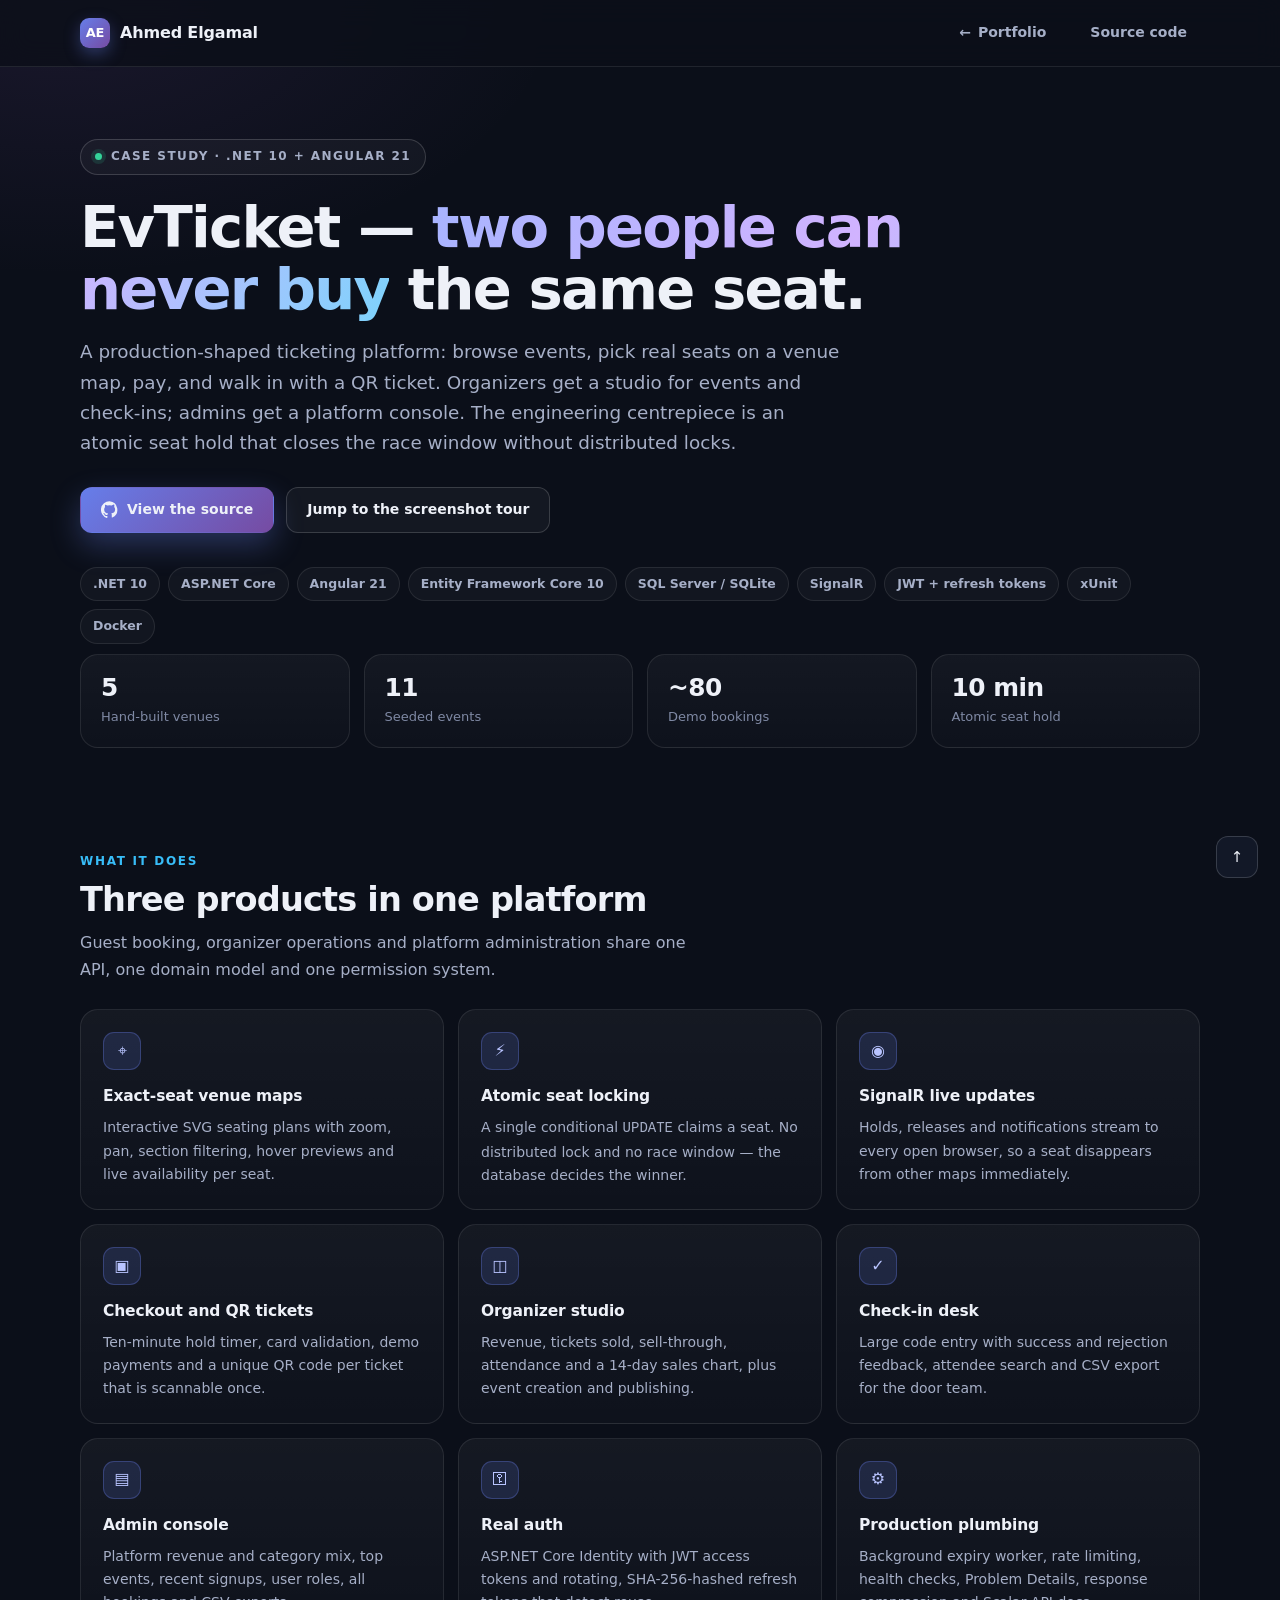
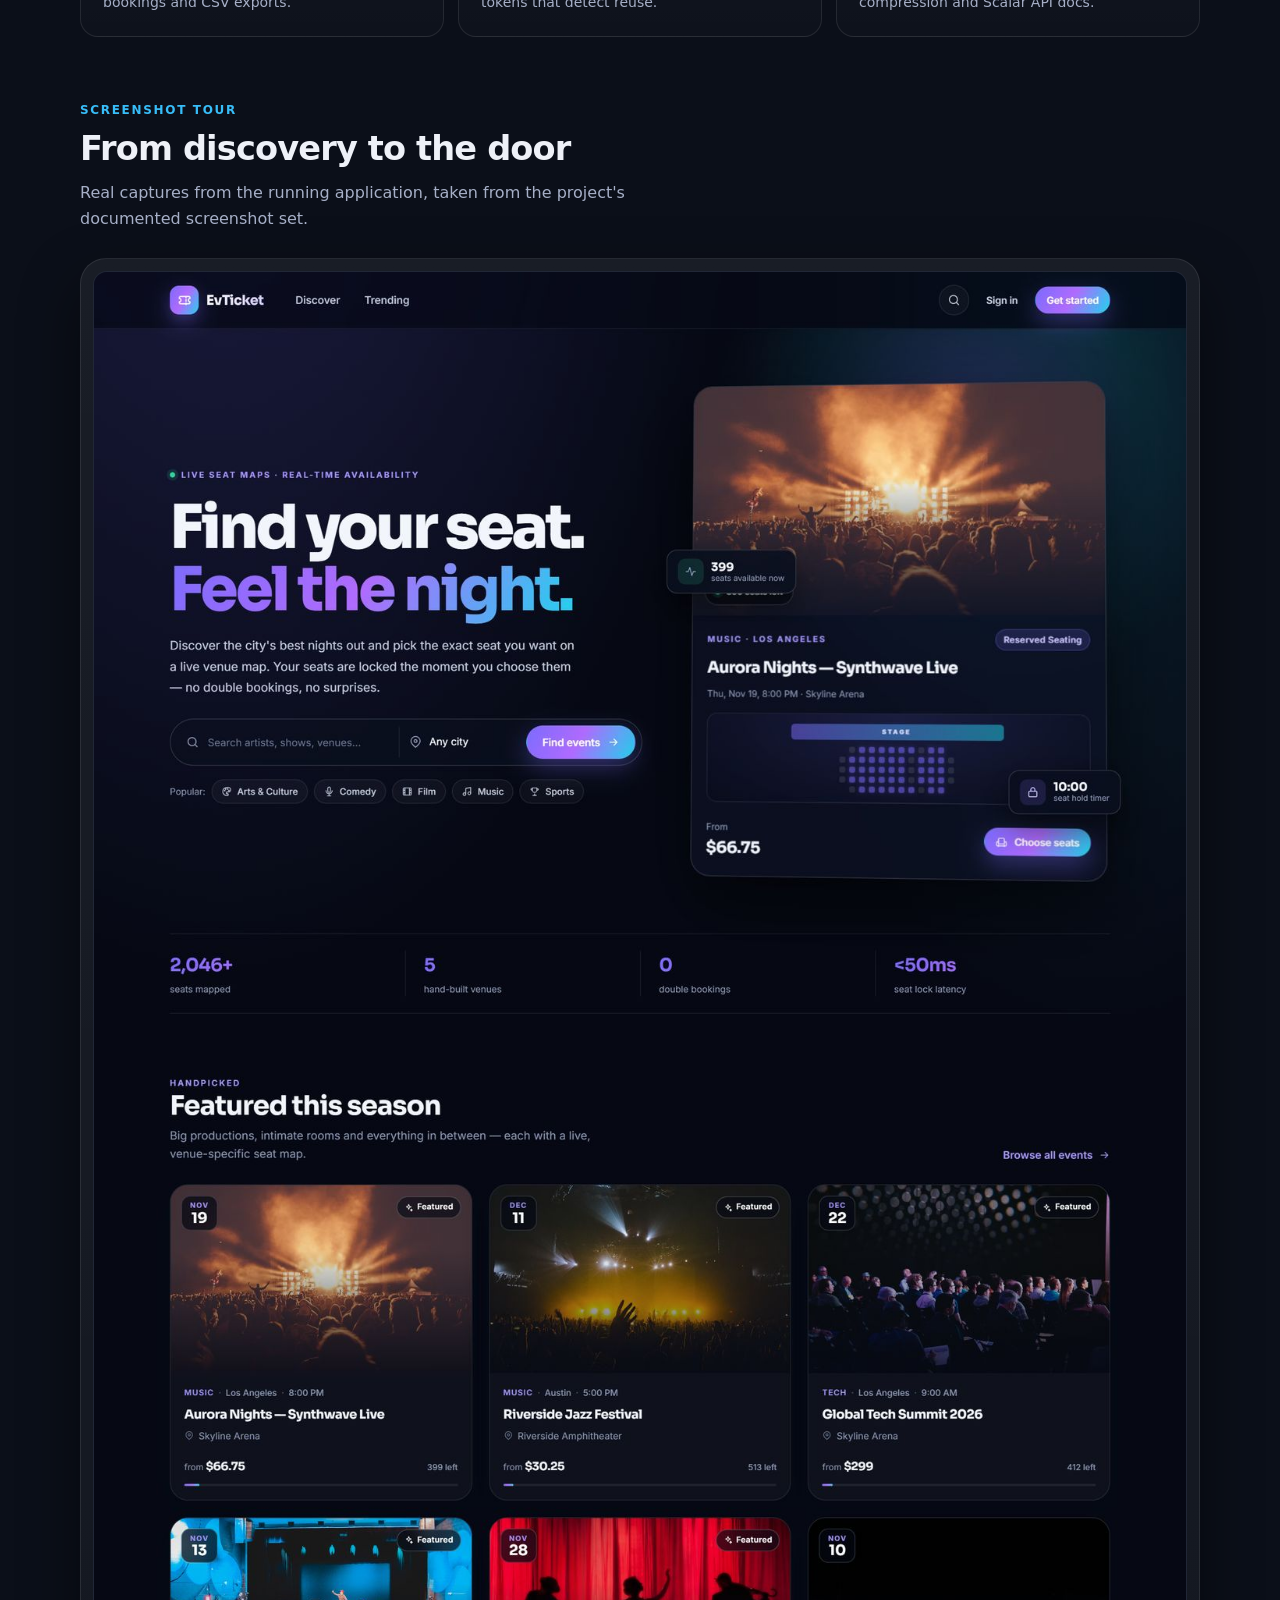
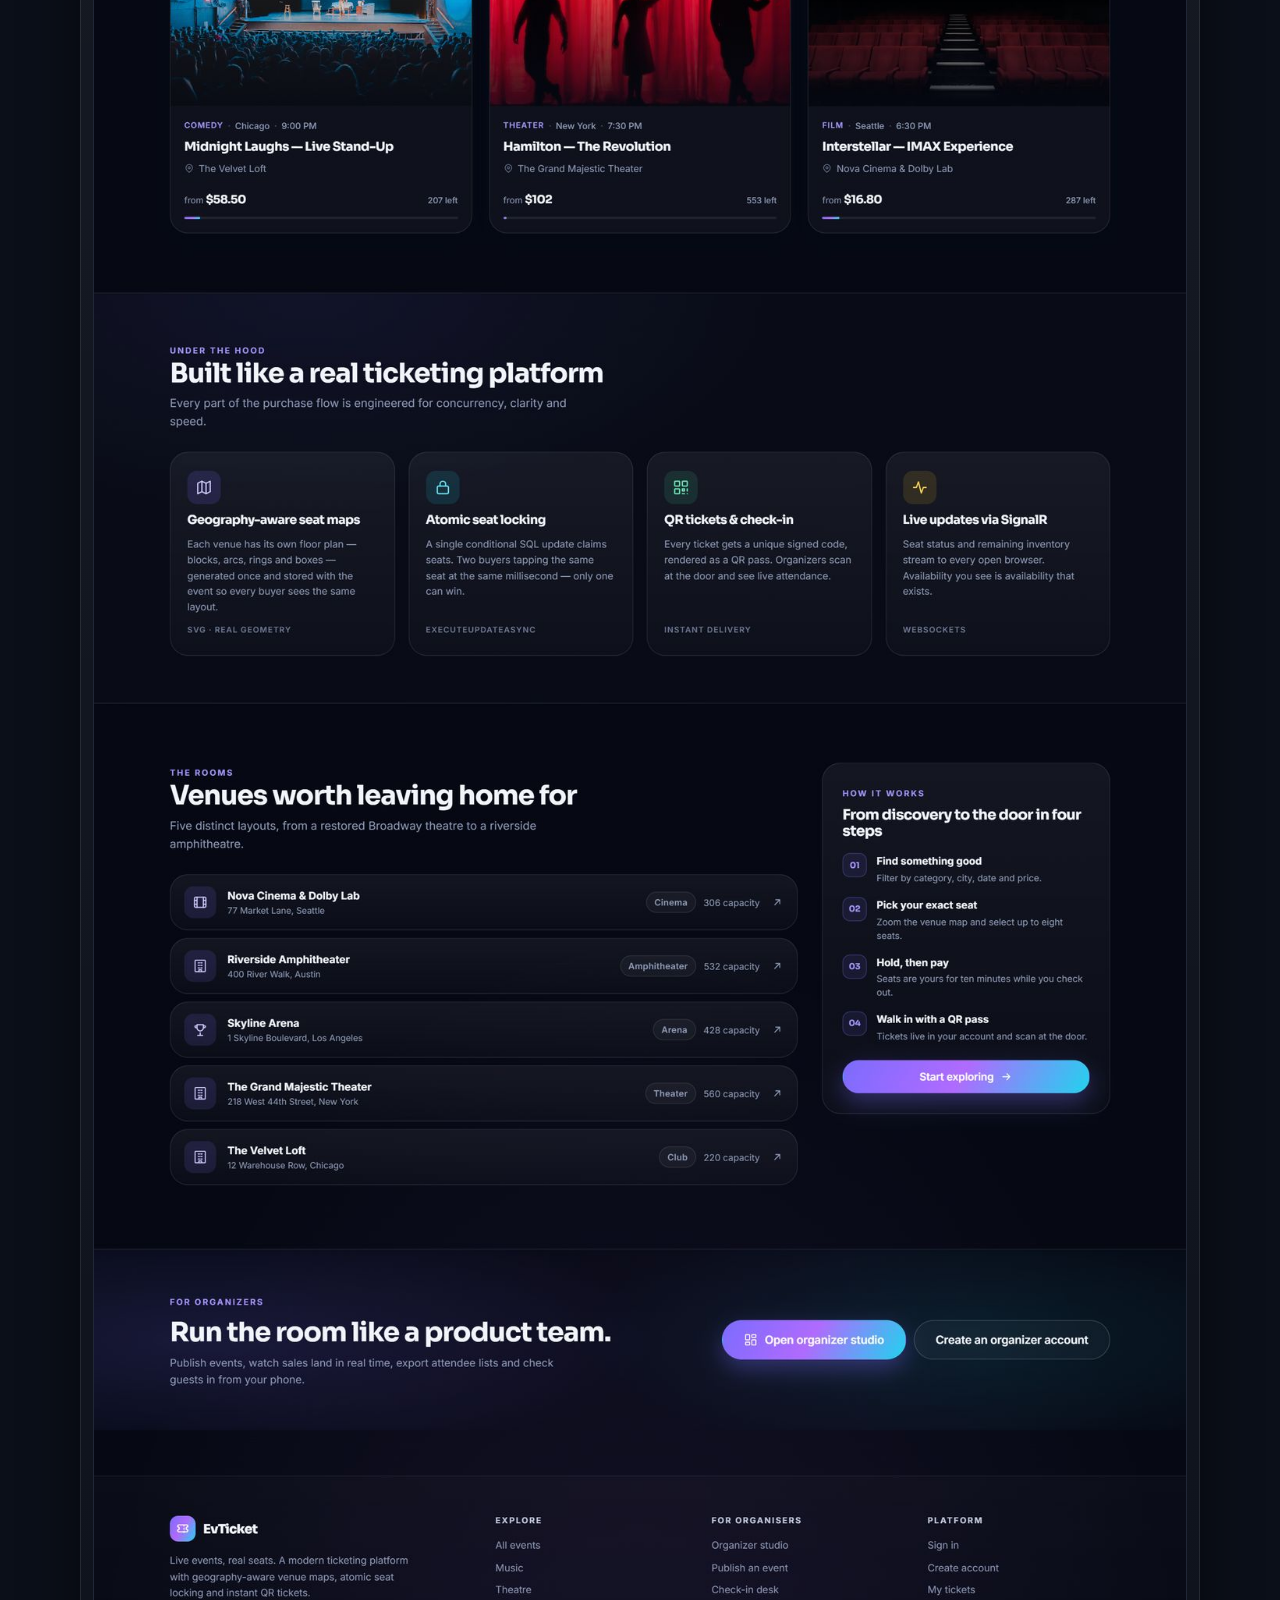
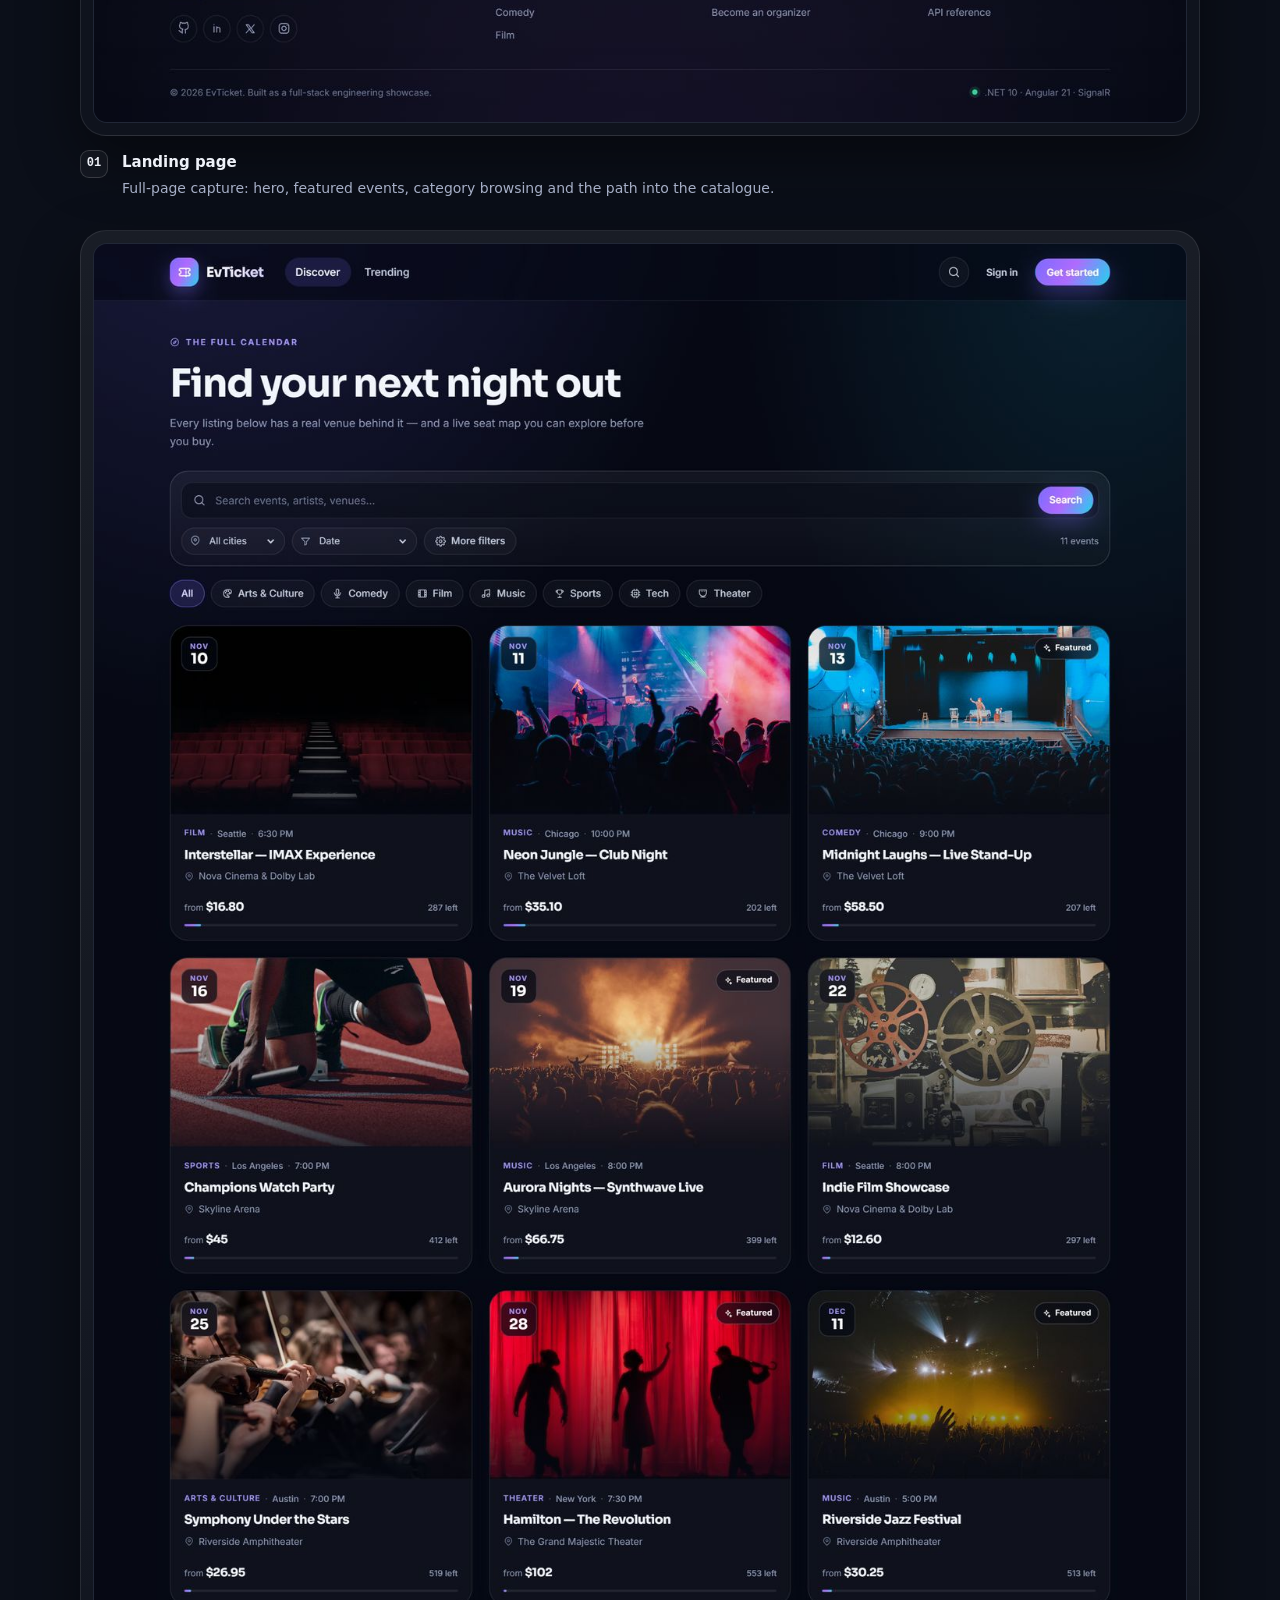
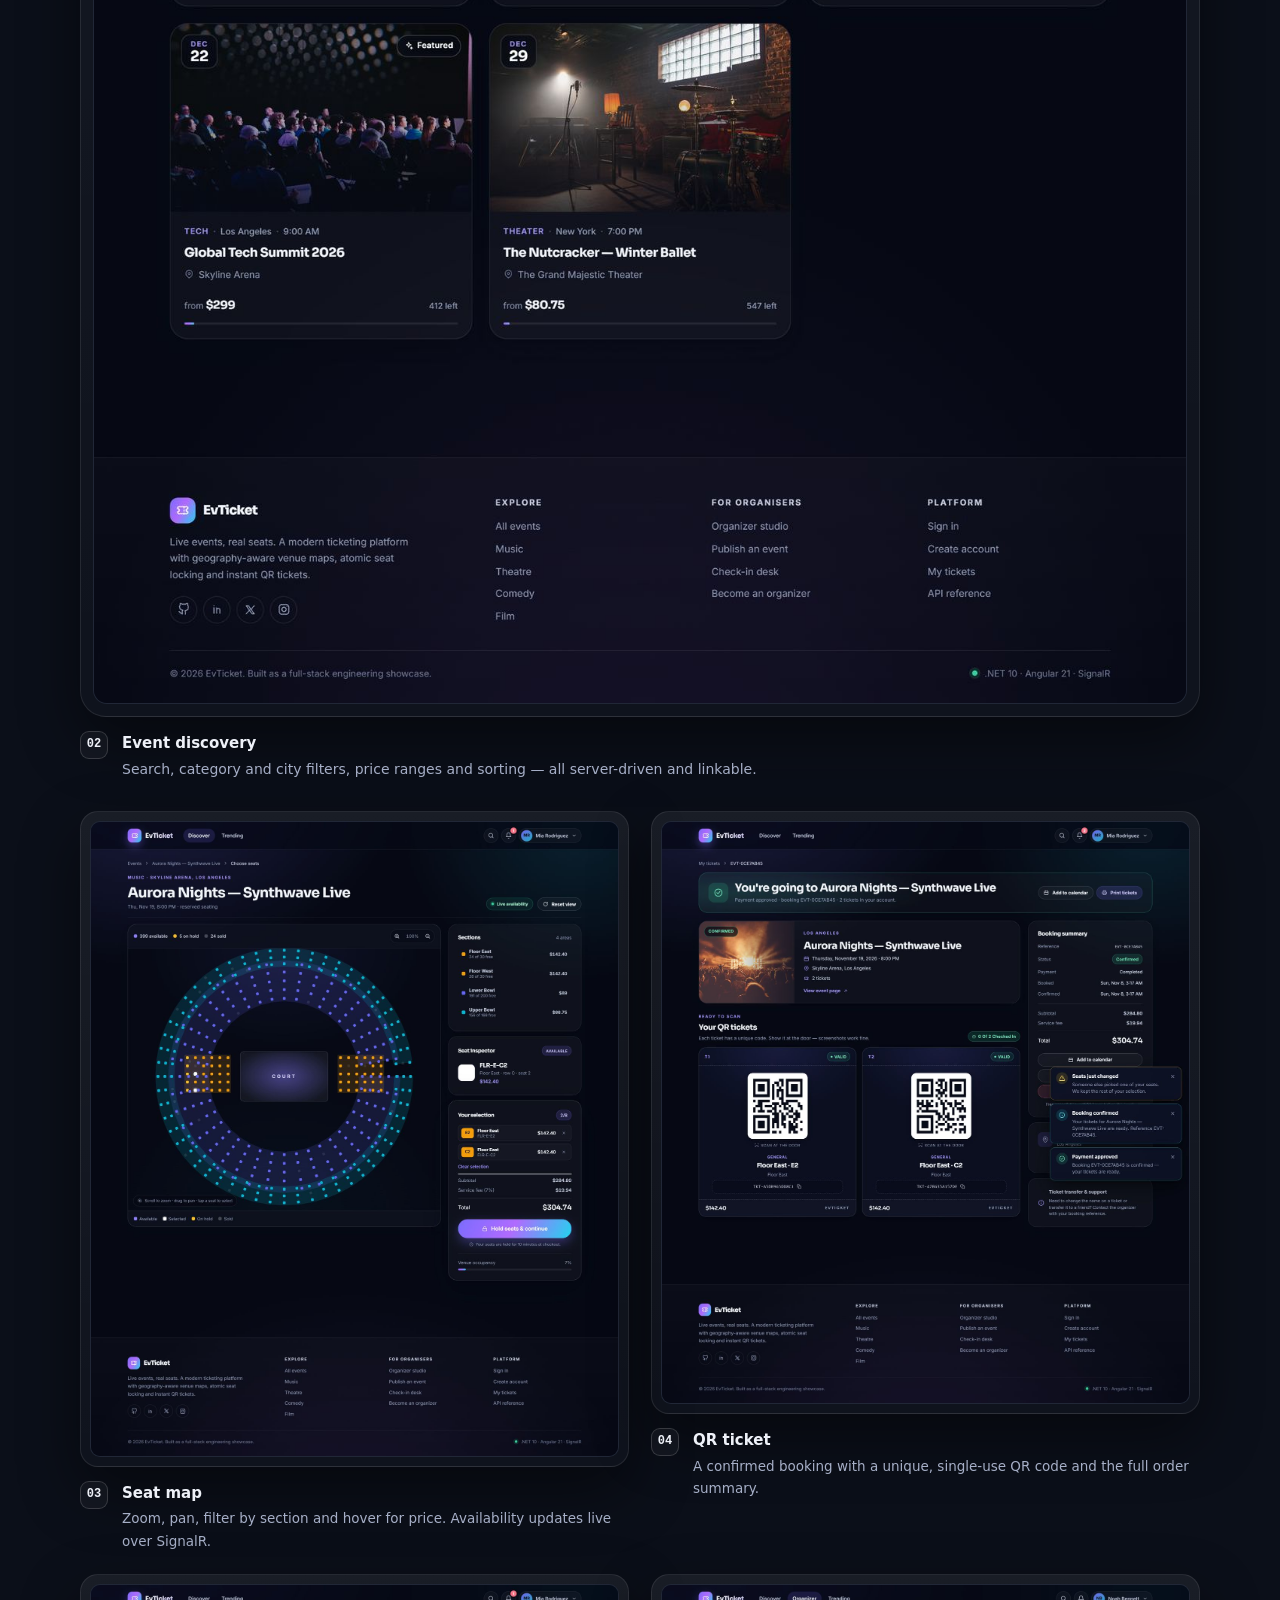
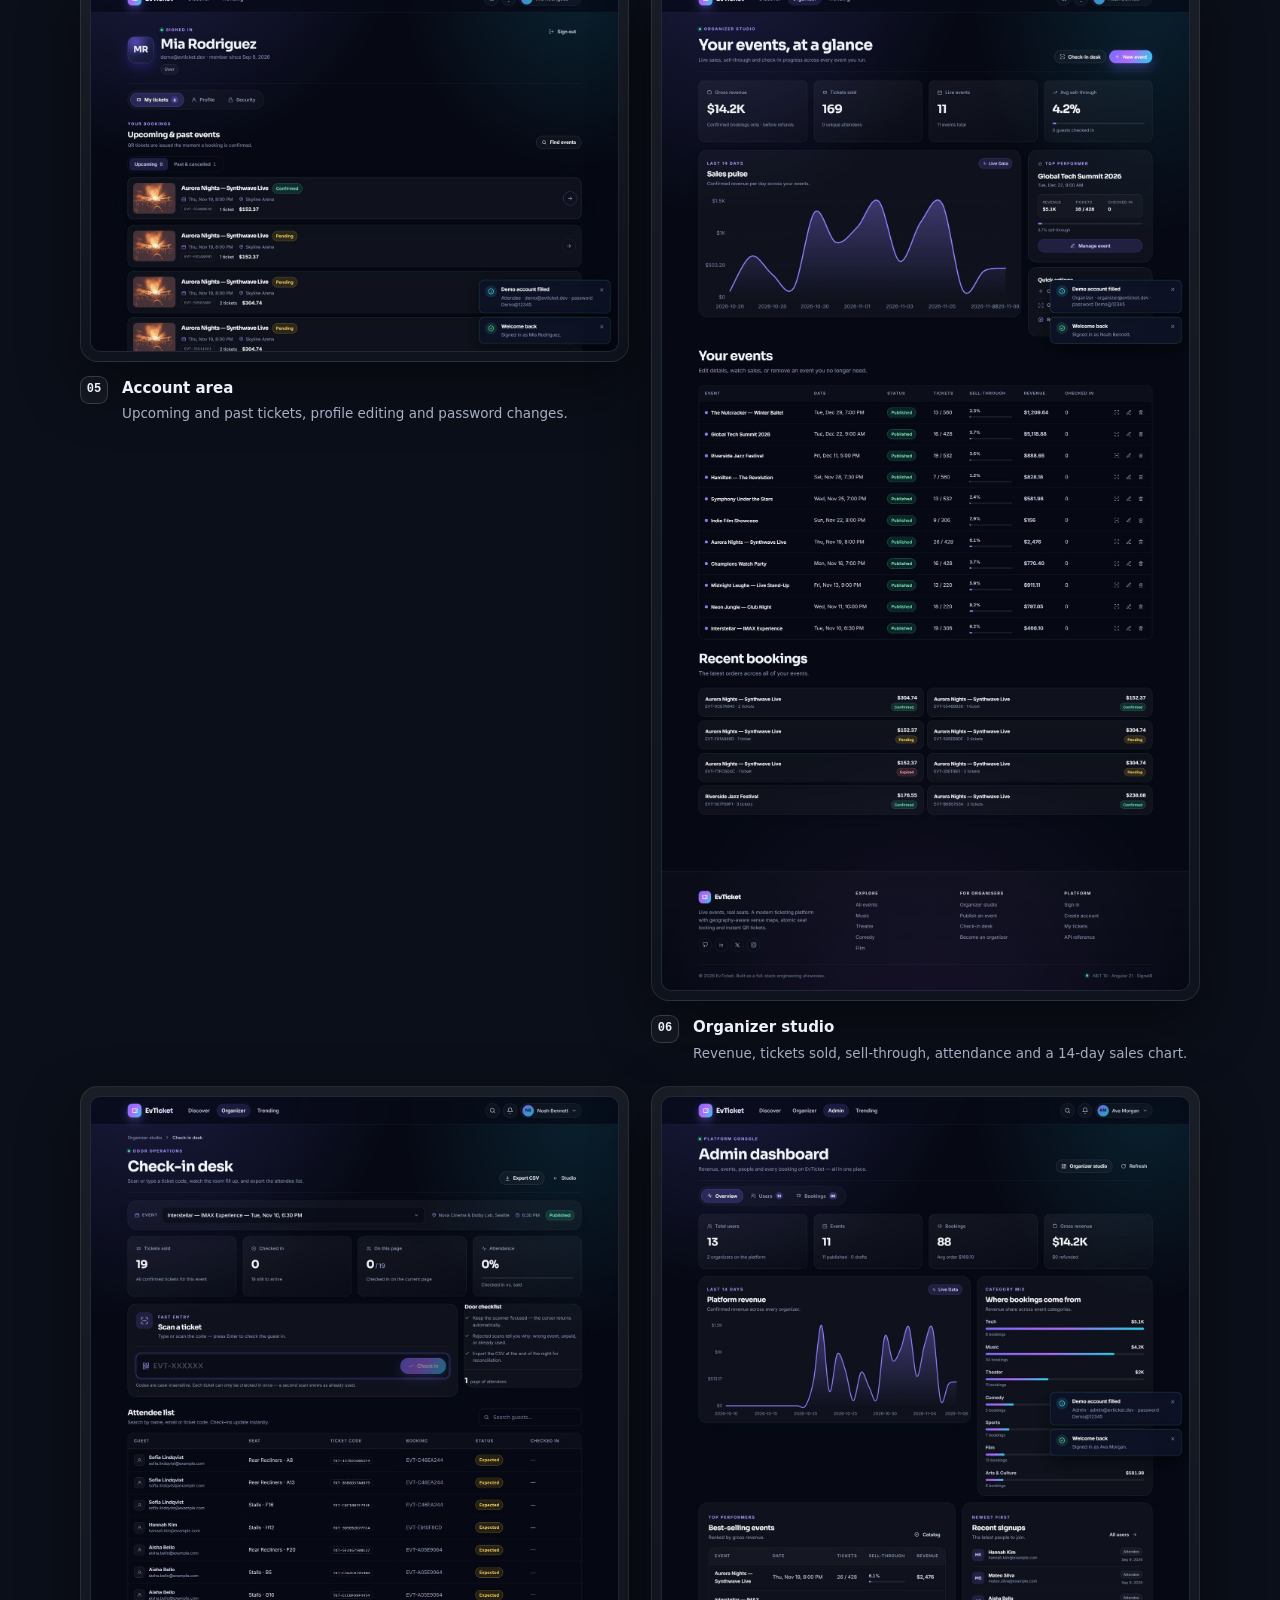
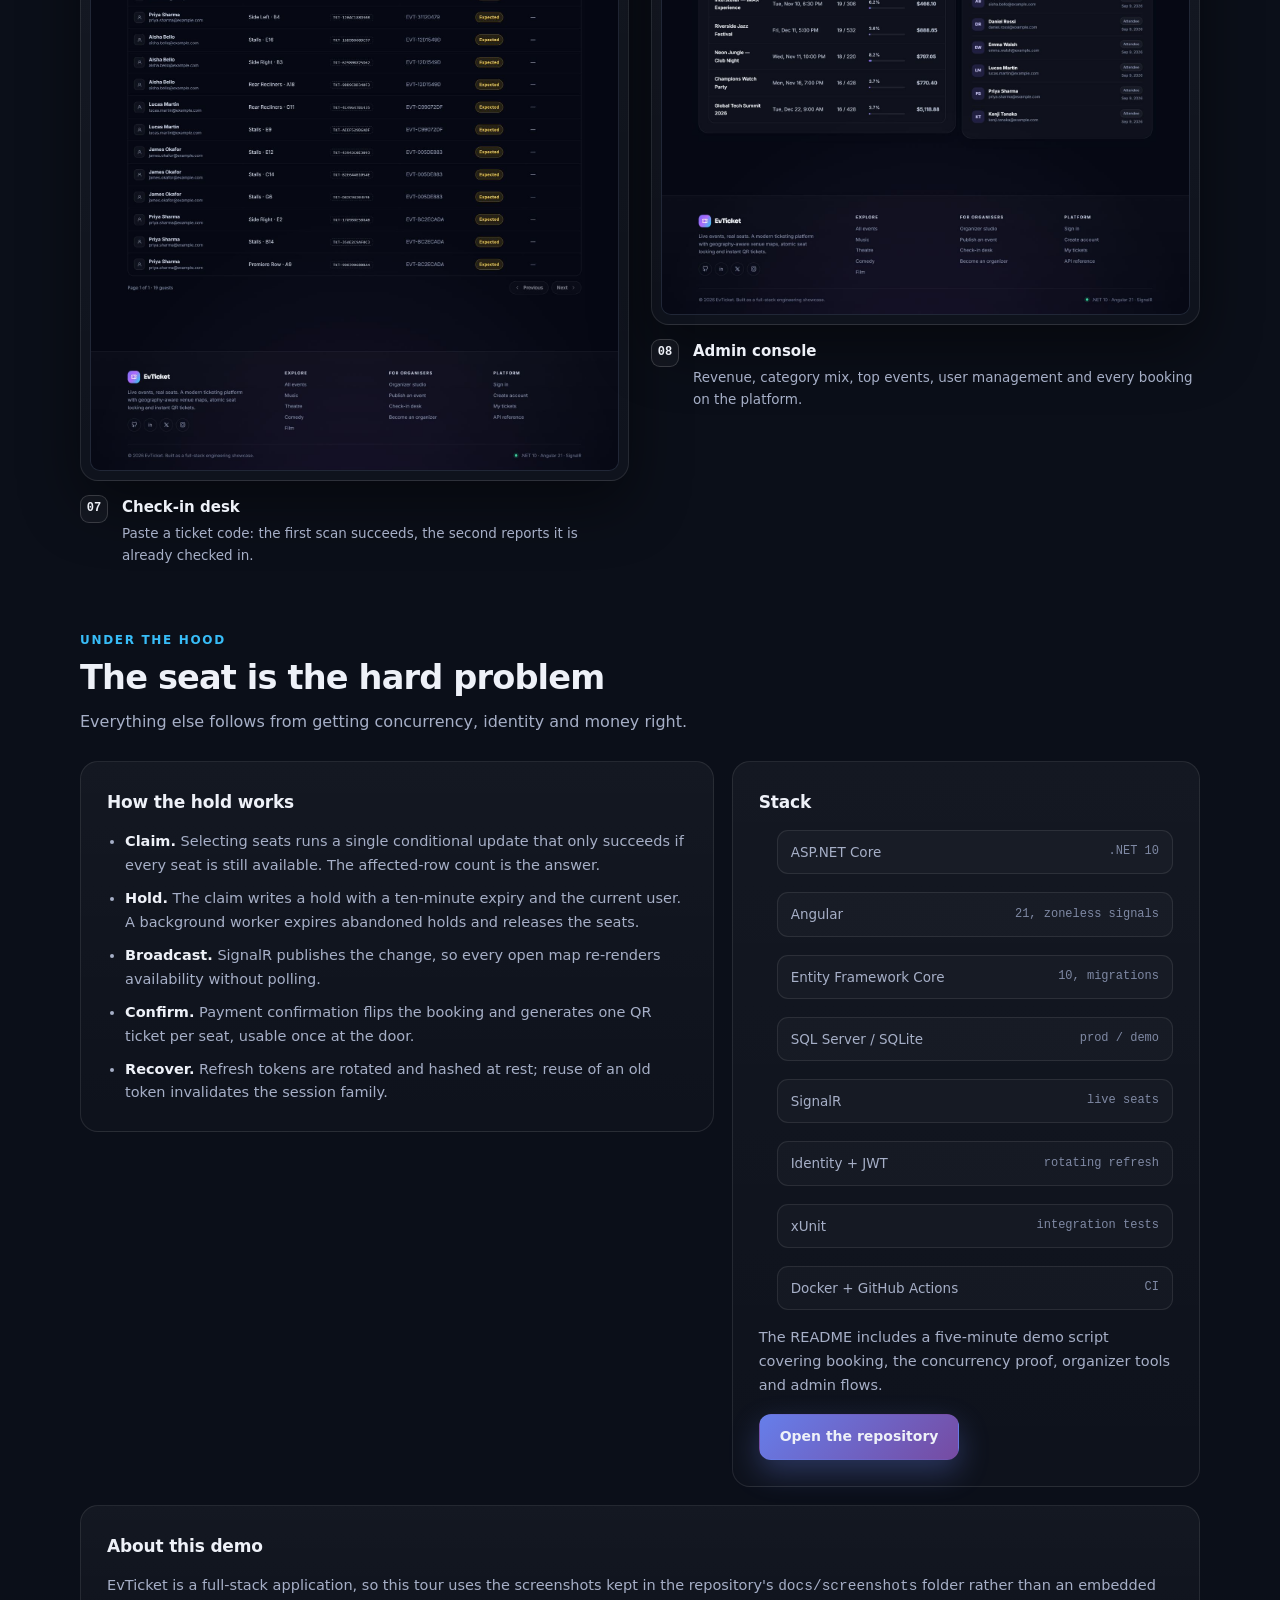
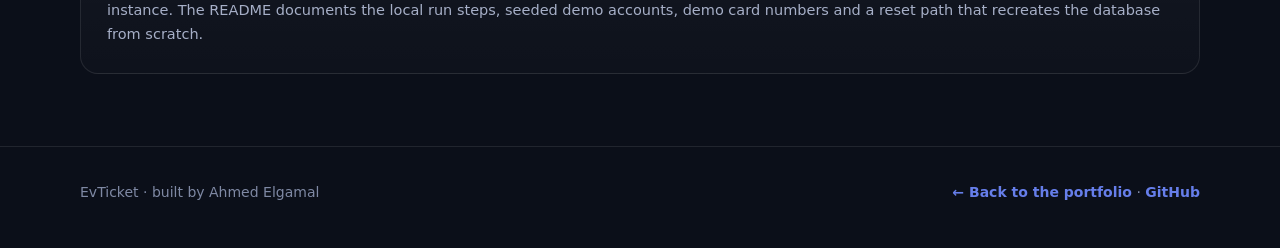
<file: demos/evticket/index.html>
<!DOCTYPE html>
<html lang="en">
<head>
    <meta charset="utf-8" />
    <meta name="viewport" content="width=device-width, initial-scale=1" />
    <title>EvTicket — Event Ticketing Platform · Project Demo</title>
    <meta name="description" content="A guided tour of EvTicket: exact-seat ticketing with atomic holds, SignalR live availability, QR tickets, an organizer studio and an admin console. .NET 10 + Angular 21." />
    <link rel="stylesheet" href="../demo.css" />
</head>
<body>

<nav class="demo-nav">
    <div class="container demo-nav-inner">
        <a class="demo-brand" href="../../">
            <span class="demo-brand-dot">AE</span>
            <span>Ahmed Elgamal</span>
        </a>
        <span class="demo-nav-spacer"></span>
        <a class="demo-nav-link" href="../../">&larr; <span>Portfolio</span></a>
        <a class="demo-nav-link" href="https://github.com/elgamalhub/EvTicketApi" target="_blank" rel="noopener noreferrer">Source code</a>
    </div>
</nav>

<header class="demo-hero">
    <div class="container">
        <span class="eyebrow"><span class="dot"></span> Case study · .NET 10 + Angular 21</span>
        <h1>EvTicket — <span class="grad">two people can never buy</span> the same seat.</h1>
        <p class="demo-lede">
            A production-shaped ticketing platform: browse events, pick real seats on a venue map, pay, and walk in with a QR ticket.
            Organizers get a studio for events and check-ins; admins get a platform console. The engineering centrepiece is an
            atomic seat hold that closes the race window without distributed locks.
        </p>

        <div class="demo-cta">
            <a class="btn btn-primary" href="https://github.com/elgamalhub/EvTicketApi" target="_blank" rel="noopener noreferrer">
                <svg viewBox="0 0 24 24" aria-hidden="true"><path d="M12 .5a12 12 0 0 0-3.8 23.4c.6.1.8-.3.8-.6v-2.1c-3.3.7-4-1.6-4-1.6-.6-1.4-1.4-1.8-1.4-1.8-1.1-.8.1-.8.1-.8 1.2.1 1.9 1.3 1.9 1.3 1.1 1.9 2.9 1.3 3.6 1 .1-.8.4-1.3.8-1.7-2.7-.3-5.5-1.3-5.5-5.9 0-1.3.5-2.4 1.3-3.2-.1-.3-.6-1.6.1-3.2 0 0 1-.3 3.3 1.2a11.5 11.5 0 0 1 6 0C17.5 4.6 18.5 5 18.5 5c.7 1.7.2 3 .1 3.3.8.8 1.3 1.9 1.3 3.2 0 4.6-2.8 5.5-5.5 5.8.4.4.8 1.1.8 2.2v3.3c0 .3.2.7.8.6A12 12 0 0 0 12 .5Z"/></svg>
                View the source
            </a>
            <a class="btn" href="#tour">Jump to the screenshot tour</a>
        </div>

        <div class="chip-row">
            <span class="chip">.NET 10</span>
            <span class="chip">ASP.NET Core</span>
            <span class="chip">Angular 21</span>
            <span class="chip">Entity Framework Core 10</span>
            <span class="chip">SQL Server / SQLite</span>
            <span class="chip">SignalR</span>
            <span class="chip">JWT + refresh tokens</span>
            <span class="chip">xUnit</span>
            <span class="chip">Docker</span>
        </div>

        <ul class="stat-strip">
            <li><strong>5</strong><span>Hand-built venues</span></li>
            <li><strong>11</strong><span>Seeded events</span></li>
            <li><strong>~80</strong><span>Demo bookings</span></li>
            <li><strong>10 min</strong><span>Atomic seat hold</span></li>
        </ul>
    </div>
</header>

<main>
    <section class="section">
        <div class="container">
            <div class="section-head">
                <div>
                    <div class="section-kicker">What it does</div>
                    <h2>Three products in one platform</h2>
                    <p>Guest booking, organizer operations and platform administration share one API, one domain model and one permission system.</p>
                </div>
            </div>

            <div class="feature-grid">
                <article class="feature-card">
                    <div class="feature-icon">⌖</div>
                    <h3>Exact-seat venue maps</h3>
                    <p>Interactive SVG seating plans with zoom, pan, section filtering, hover previews and live availability per seat.</p>
                </article>
                <article class="feature-card">
                    <div class="feature-icon">⚡</div>
                    <h3>Atomic seat locking</h3>
                    <p>A single conditional <code>UPDATE</code> claims a seat. No distributed lock and no race window — the database decides the winner.</p>
                </article>
                <article class="feature-card">
                    <div class="feature-icon">◉</div>
                    <h3>SignalR live updates</h3>
                    <p>Holds, releases and notifications stream to every open browser, so a seat disappears from other maps immediately.</p>
                </article>
                <article class="feature-card">
                    <div class="feature-icon">▣</div>
                    <h3>Checkout and QR tickets</h3>
                    <p>Ten-minute hold timer, card validation, demo payments and a unique QR code per ticket that is scannable once.</p>
                </article>
                <article class="feature-card">
                    <div class="feature-icon">◫</div>
                    <h3>Organizer studio</h3>
                    <p>Revenue, tickets sold, sell-through, attendance and a 14-day sales chart, plus event creation and publishing.</p>
                </article>
                <article class="feature-card">
                    <div class="feature-icon">✓</div>
                    <h3>Check-in desk</h3>
                    <p>Large code entry with success and rejection feedback, attendee search and CSV export for the door team.</p>
                </article>
                <article class="feature-card">
                    <div class="feature-icon">▤</div>
                    <h3>Admin console</h3>
                    <p>Platform revenue and category mix, top events, recent signups, user roles, all bookings and CSV exports.</p>
                </article>
                <article class="feature-card">
                    <div class="feature-icon">⚿</div>
                    <h3>Real auth</h3>
                    <p>ASP.NET Core Identity with JWT access tokens and rotating, SHA-256-hashed refresh tokens that detect reuse.</p>
                </article>
                <article class="feature-card">
                    <div class="feature-icon">⚙</div>
                    <h3>Production plumbing</h3>
                    <p>Background expiry worker, rate limiting, health checks, Problem Details, response compression and Scalar API docs.</p>
                </article>
            </div>
        </div>
    </section>

    <section class="section" id="tour">
        <div class="container">
            <div class="section-head">
                <div>
                    <div class="section-kicker">Screenshot tour</div>
                    <h2>From discovery to the door</h2>
                    <p>Real captures from the running application, taken from the project's documented screenshot set.</p>
                </div>
            </div>

            <figure class="shot">
                <div class="shot-frame"><img src="shots/home.jpg" alt="EvTicket landing page with hero, featured events and categories" loading="lazy" /></div>
                <figcaption><span class="shot-index">01</span><span><strong>Landing page</strong>Full-page capture: hero, featured events, category browsing and the path into the catalogue.</span></figcaption>
            </figure>

            <figure class="shot">
                <div class="shot-frame"><img src="shots/events.jpg" alt="EvTicket event catalogue with search, filters and event cards" loading="lazy" /></div>
                <figcaption><span class="shot-index">02</span><span><strong>Event discovery</strong>Search, category and city filters, price ranges and sorting — all server-driven and linkable.</span></figcaption>
            </figure>

            <div class="shot-grid">
                <figure class="shot">
                    <div class="shot-frame"><img src="shots/seat-map.jpg" alt="Interactive venue seat map with sections, zoom and live availability" loading="lazy" /></div>
                    <figcaption><span class="shot-index">03</span><span><strong>Seat map</strong>Zoom, pan, filter by section and hover for price. Availability updates live over SignalR.</span></figcaption>
                </figure>

                <figure class="shot">
                    <div class="shot-frame"><img src="shots/ticket.jpg" alt="Confirmed booking with QR ticket and booking summary" loading="lazy" /></div>
                    <figcaption><span class="shot-index">04</span><span><strong>QR ticket</strong>A confirmed booking with a unique, single-use QR code and the full order summary.</span></figcaption>
                </figure>

                <figure class="shot">
                    <div class="shot-frame"><img src="shots/account.jpg" alt="EvTicket account area with upcoming and past tickets" loading="lazy" /></div>
                    <figcaption><span class="shot-index">05</span><span><strong>Account area</strong>Upcoming and past tickets, profile editing and password changes.</span></figcaption>
                </figure>

                <figure class="shot">
                    <div class="shot-frame"><img src="shots/organizer.jpg" alt="Organizer studio dashboard with revenue, sell-through and sales chart" loading="lazy" /></div>
                    <figcaption><span class="shot-index">06</span><span><strong>Organizer studio</strong>Revenue, tickets sold, sell-through, attendance and a 14-day sales chart.</span></figcaption>
                </figure>

                <figure class="shot">
                    <div class="shot-frame"><img src="shots/check-in.jpg" alt="Check-in desk with ticket code entry and attendee list" loading="lazy" /></div>
                    <figcaption><span class="shot-index">07</span><span><strong>Check-in desk</strong>Paste a ticket code: the first scan succeeds, the second reports it is already checked in.</span></figcaption>
                </figure>

                <figure class="shot">
                    <div class="shot-frame"><img src="shots/admin.jpg" alt="Admin console with platform analytics, users and bookings" loading="lazy" /></div>
                    <figcaption><span class="shot-index">08</span><span><strong>Admin console</strong>Revenue, category mix, top events, user management and every booking on the platform.</span></figcaption>
                </figure>
            </div>
        </div>
    </section>

    <section class="section">
        <div class="container">
            <div class="section-head">
                <div>
                    <div class="section-kicker">Under the hood</div>
                    <h2>The seat is the hard problem</h2>
                    <p>Everything else follows from getting concurrency, identity and money right.</p>
                </div>
            </div>

            <div class="split">
                <div class="panel">
                    <h3>How the hold works</h3>
                    <ul>
                        <li><strong>Claim.</strong> Selecting seats runs a single conditional update that only succeeds if every seat is still available. The affected-row count is the answer.</li>
                        <li><strong>Hold.</strong> The claim writes a hold with a ten-minute expiry and the current user. A background worker expires abandoned holds and releases the seats.</li>
                        <li><strong>Broadcast.</strong> SignalR publishes the change, so every open map re-renders availability without polling.</li>
                        <li><strong>Confirm.</strong> Payment confirmation flips the booking and generates one QR ticket per seat, usable once at the door.</li>
                        <li><strong>Recover.</strong> Refresh tokens are rotated and hashed at rest; reuse of an old token invalidates the session family.</li>
                    </ul>
                </div>

                <aside class="panel">
                    <h3>Stack</h3>
                    <ul class="stack-list">
                        <li>ASP.NET Core <span>.NET 10</span></li>
                        <li>Angular <span>21, zoneless signals</span></li>
                        <li>Entity Framework Core <span>10, migrations</span></li>
                        <li>SQL Server / SQLite <span>prod / demo</span></li>
                        <li>SignalR <span>live seats</span></li>
                        <li>Identity + JWT <span>rotating refresh</span></li>
                        <li>xUnit <span>integration tests</span></li>
                        <li>Docker + GitHub Actions <span>CI</span></li>
                    </ul>
                    <p style="margin-top:16px">The README includes a five-minute demo script covering booking, the concurrency proof, organizer tools and admin flows.</p>
                    <a class="btn btn-primary" href="https://github.com/elgamalhub/EvTicketApi" target="_blank" rel="noopener noreferrer" style="margin-top:4px">Open the repository</a>
                </aside>
            </div>

            <div class="panel" style="margin-top:18px">
                <h3>About this demo</h3>
                <p>
                    EvTicket is a full-stack application, so this tour uses the screenshots kept in the repository's
                    <code>docs/screenshots</code> folder rather than an embedded instance. The README documents the local run steps,
                    seeded demo accounts, demo card numbers and a reset path that recreates the database from scratch.
                </p>
            </div>
        </div>
    </section>
</main>

<footer class="demo-footer">
    <div class="container demo-footer-inner">
        <span>EvTicket · built by Ahmed Elgamal</span>
        <span><a href="../../">&larr; Back to the portfolio</a> · <a href="https://github.com/elgamalhub/EvTicketApi" target="_blank" rel="noopener noreferrer">GitHub</a></span>
    </div>
</footer>

<a class="back-top" href="#" aria-label="Back to top">↑</a>

</body>
</html>
</file>
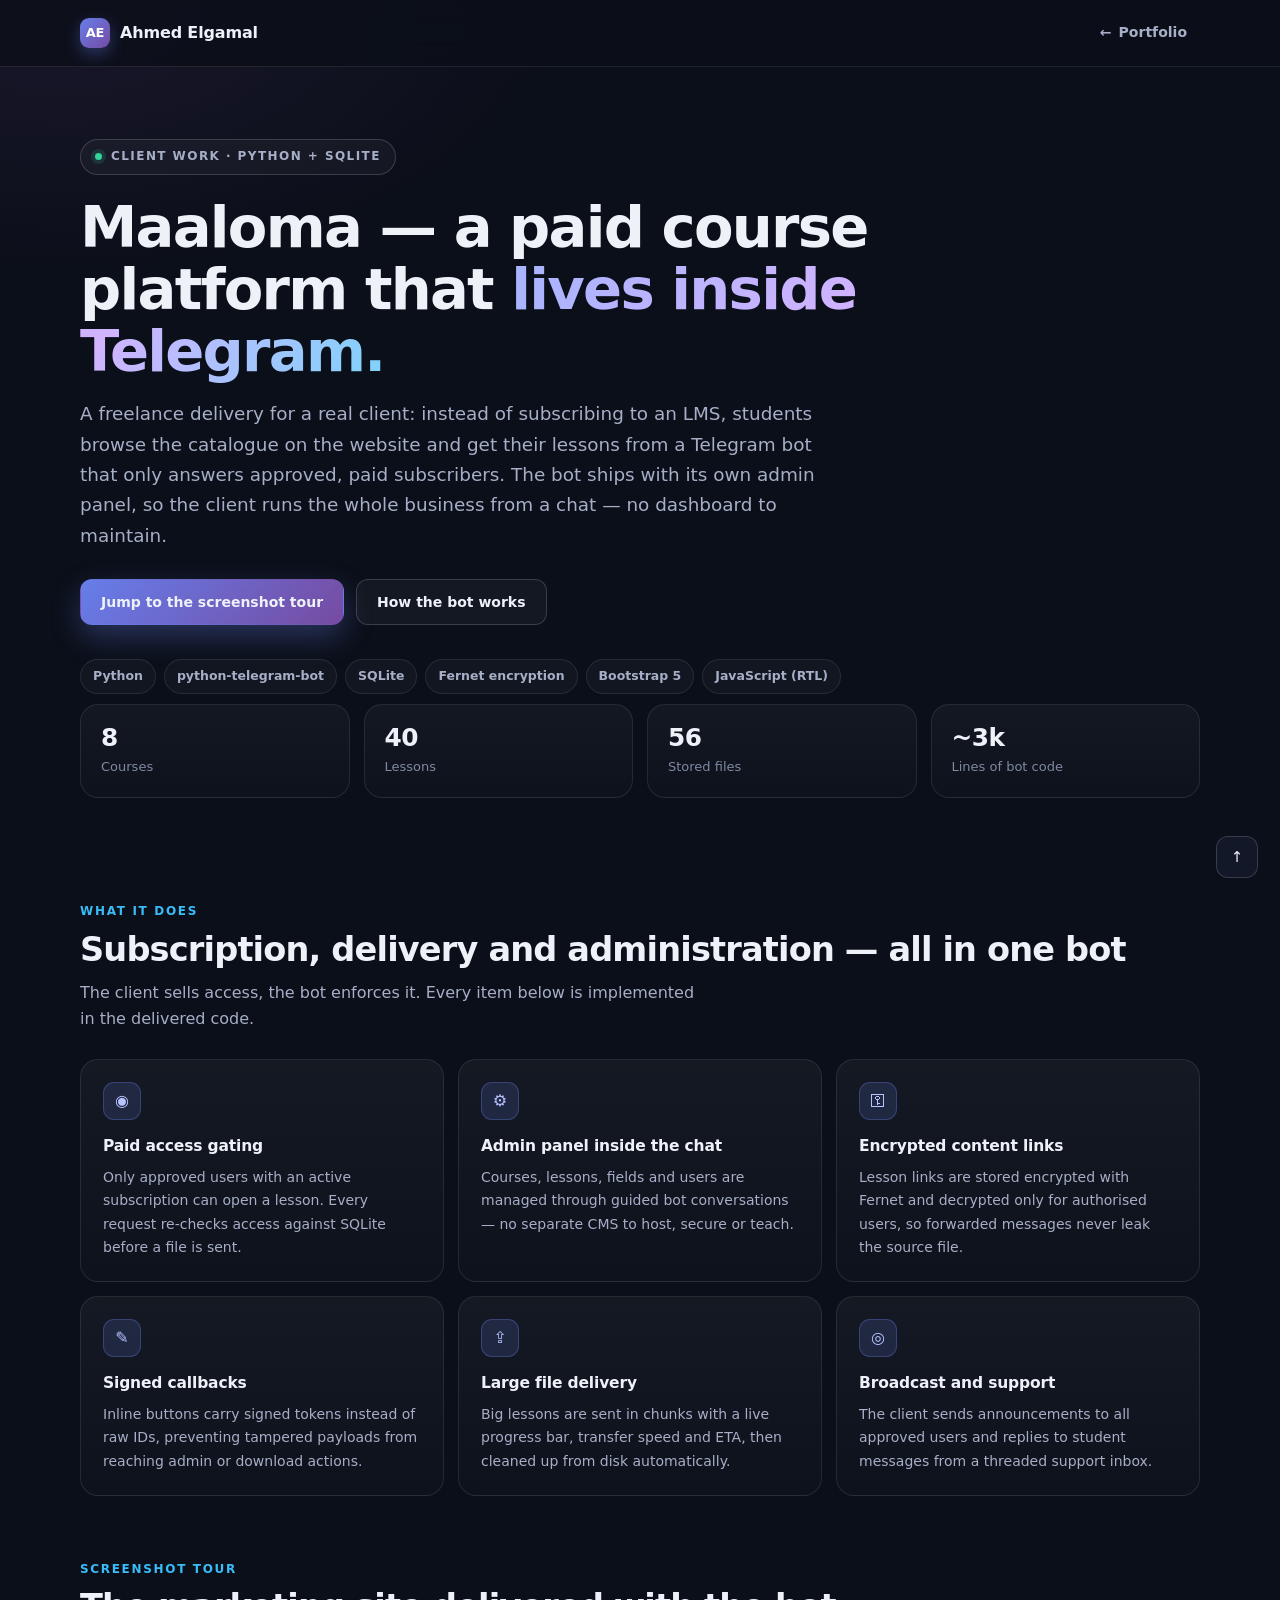
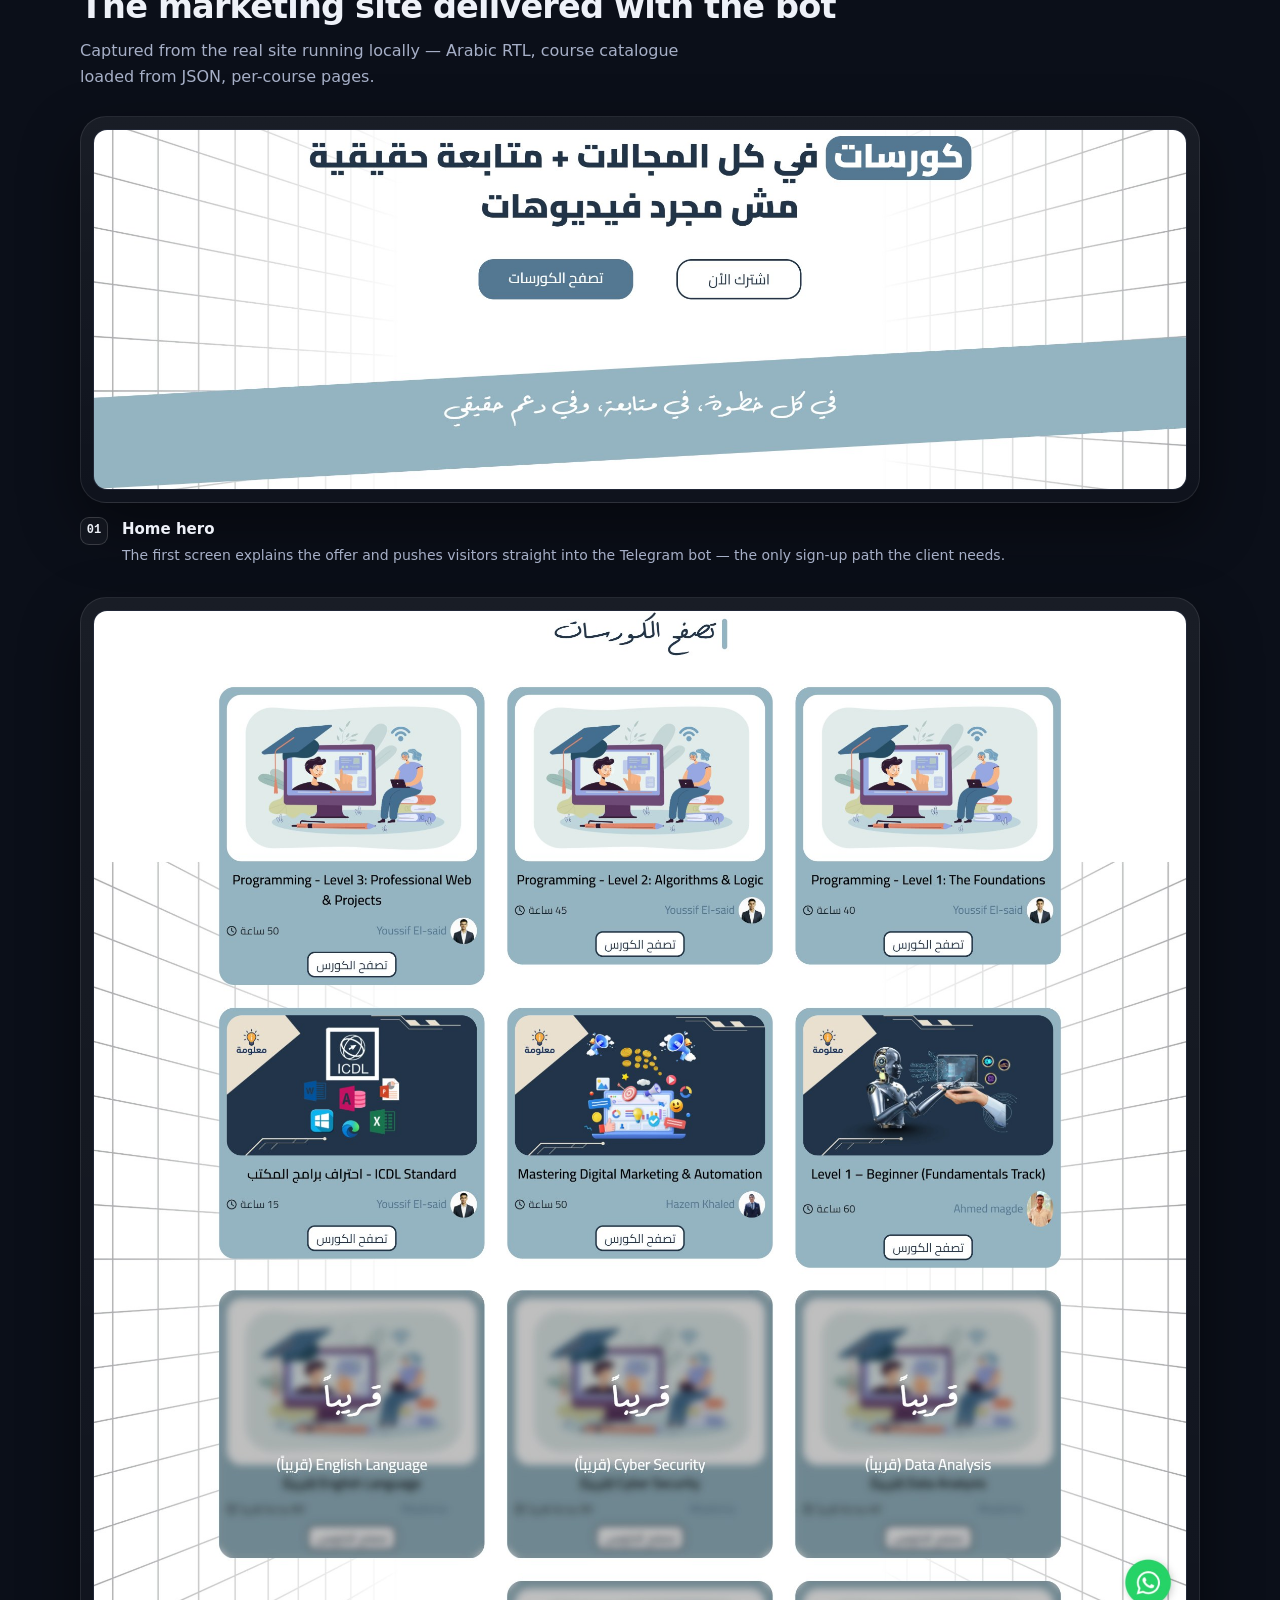
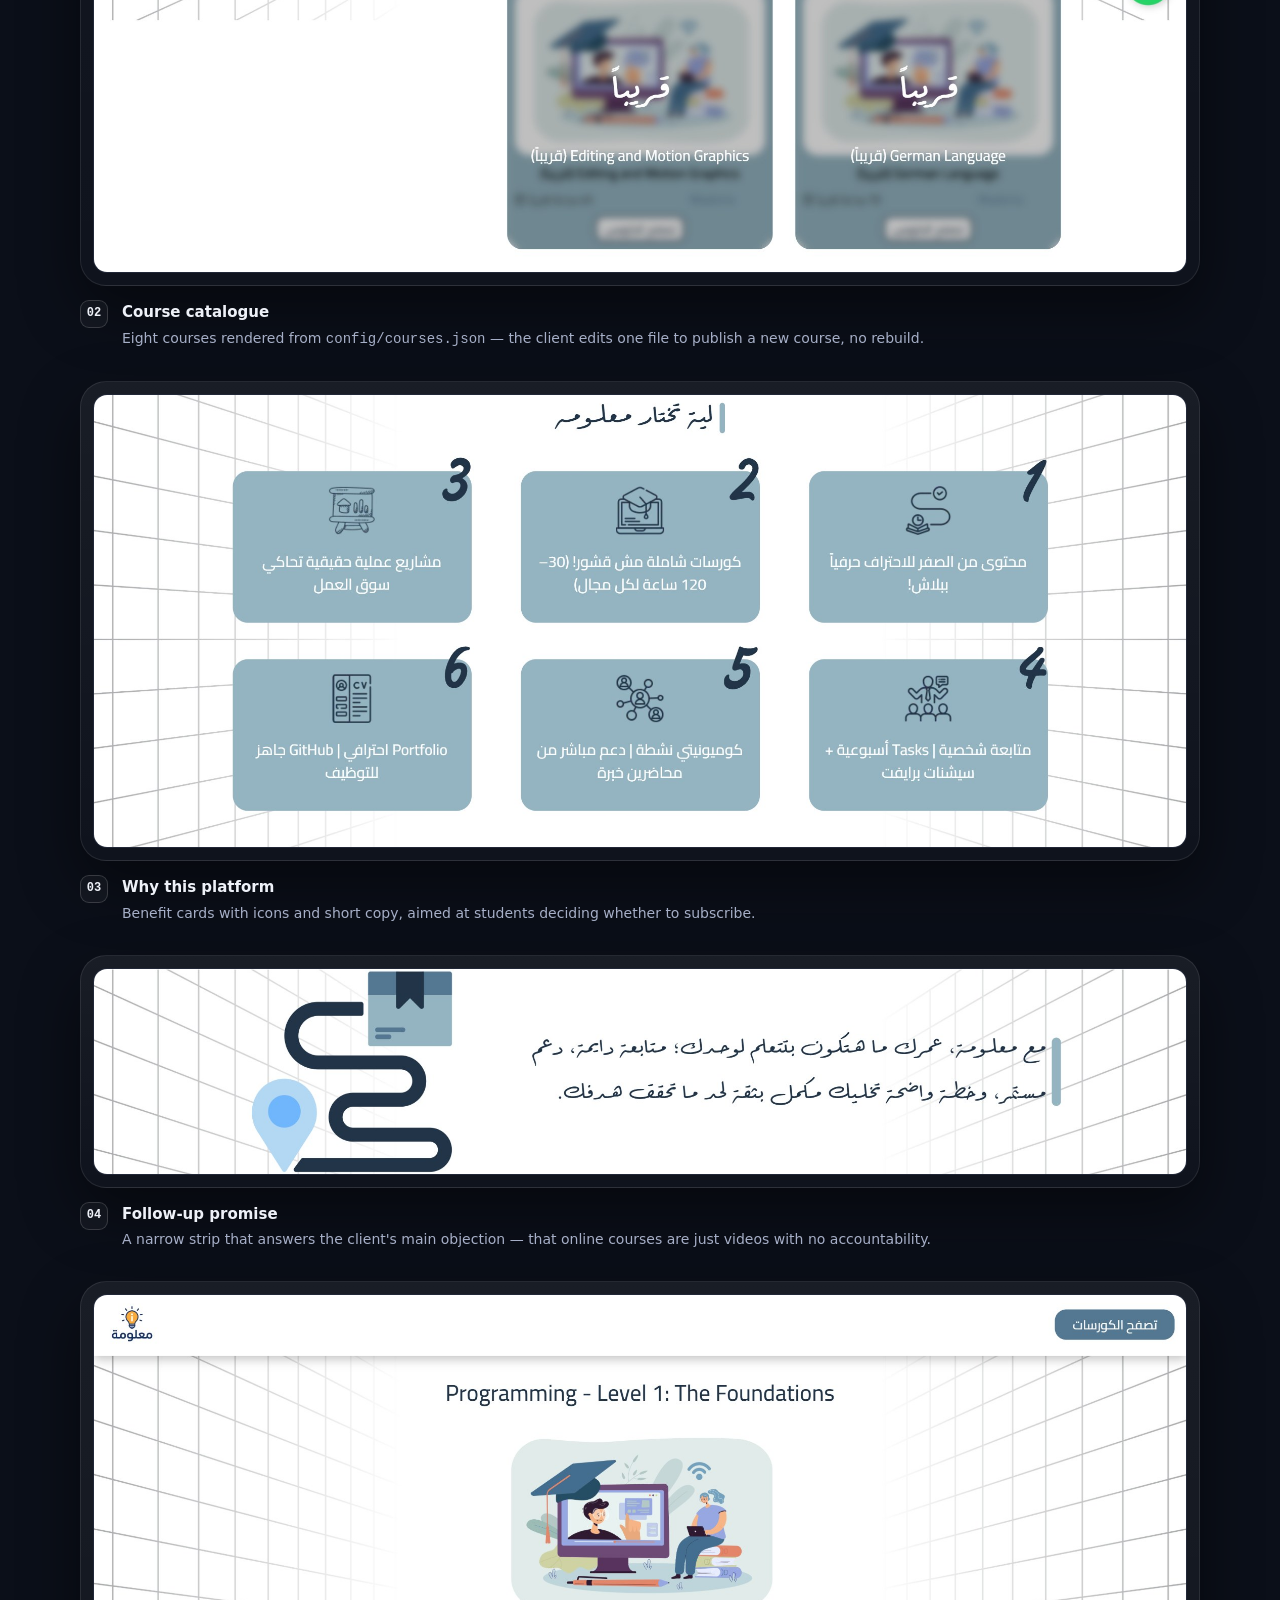
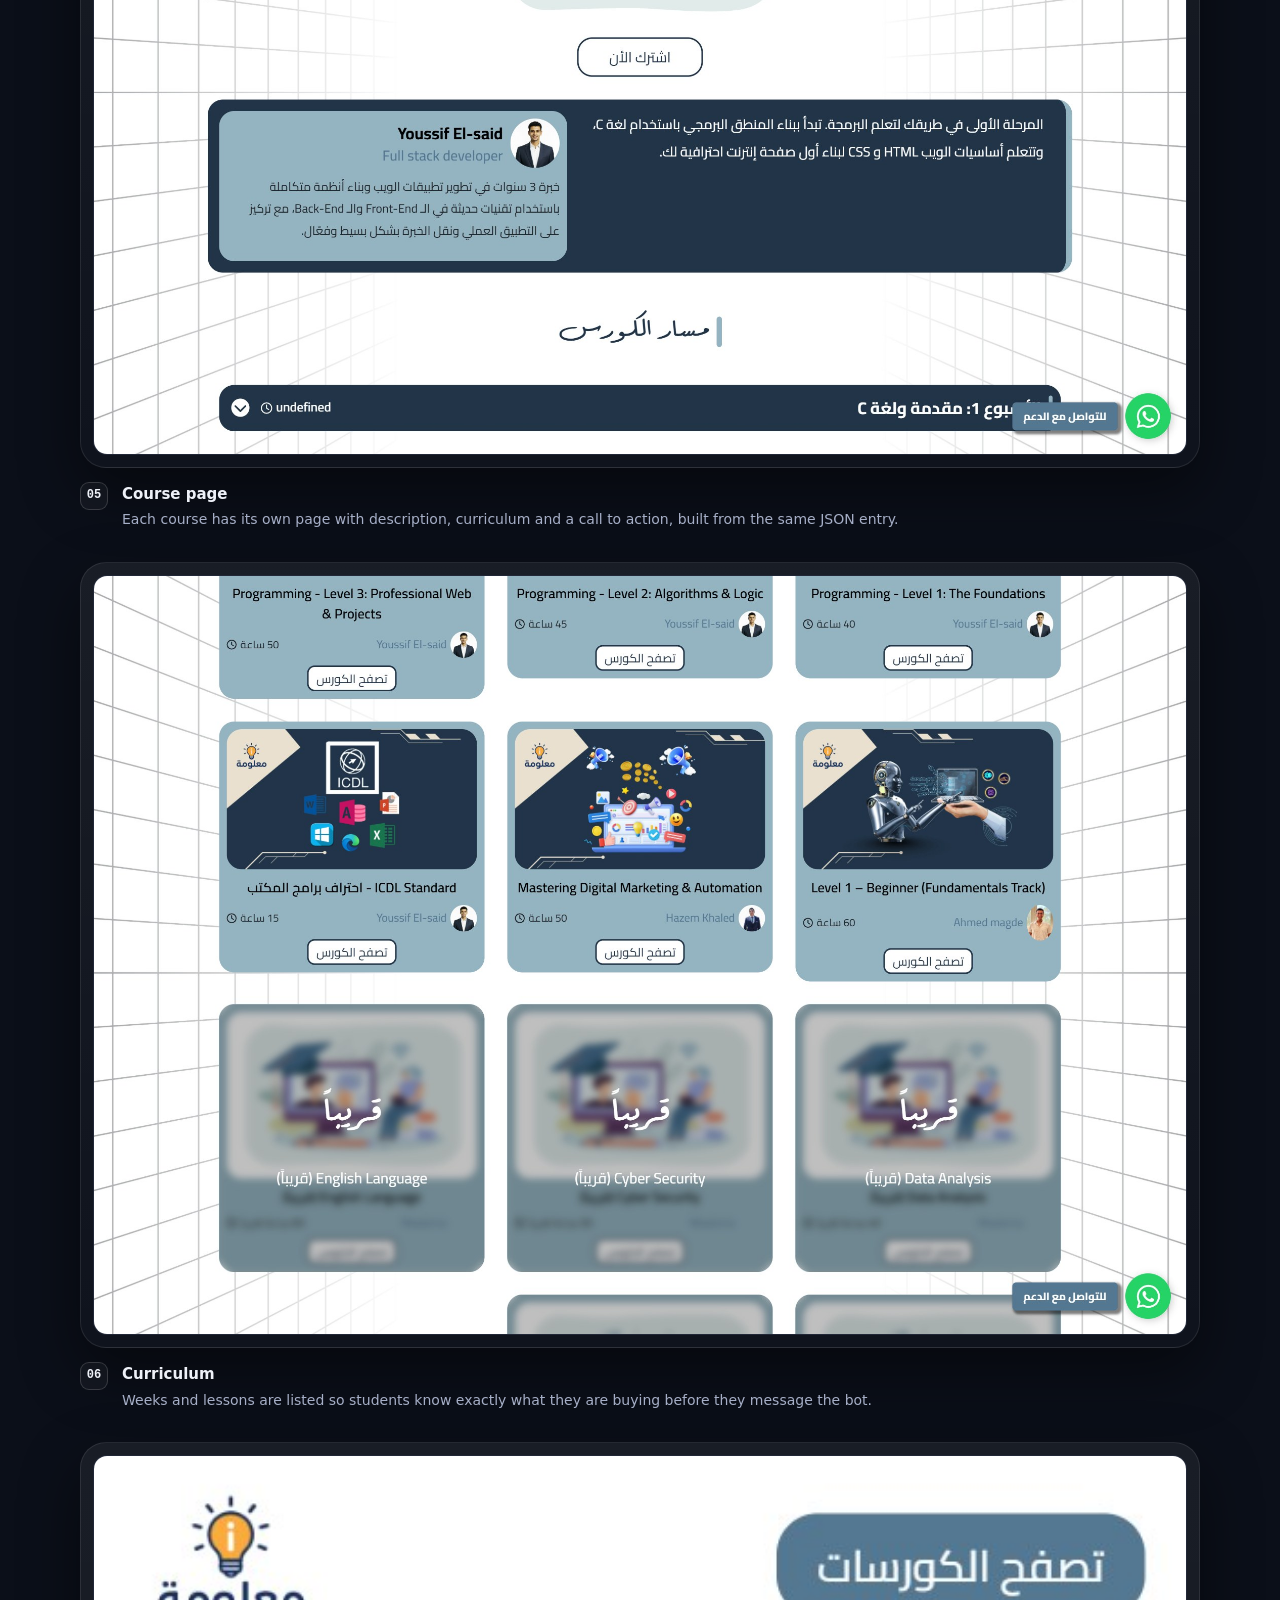
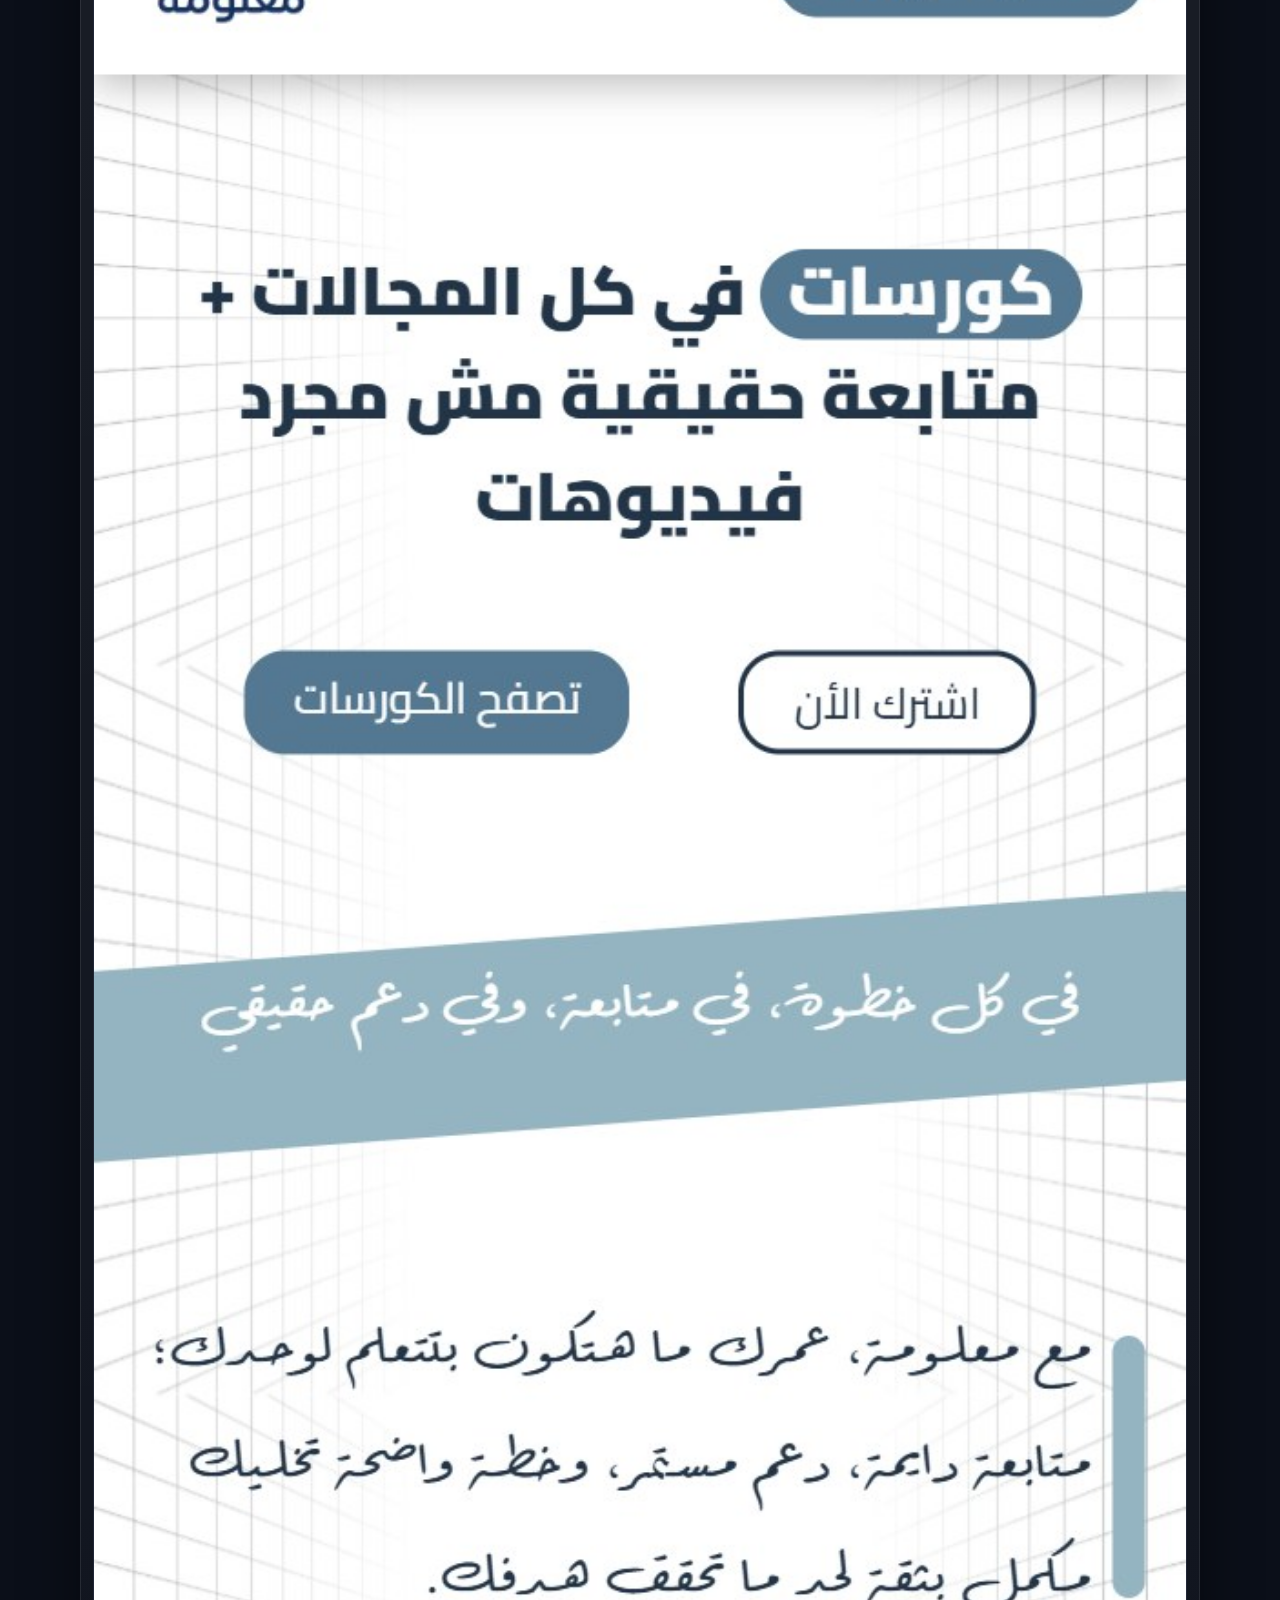
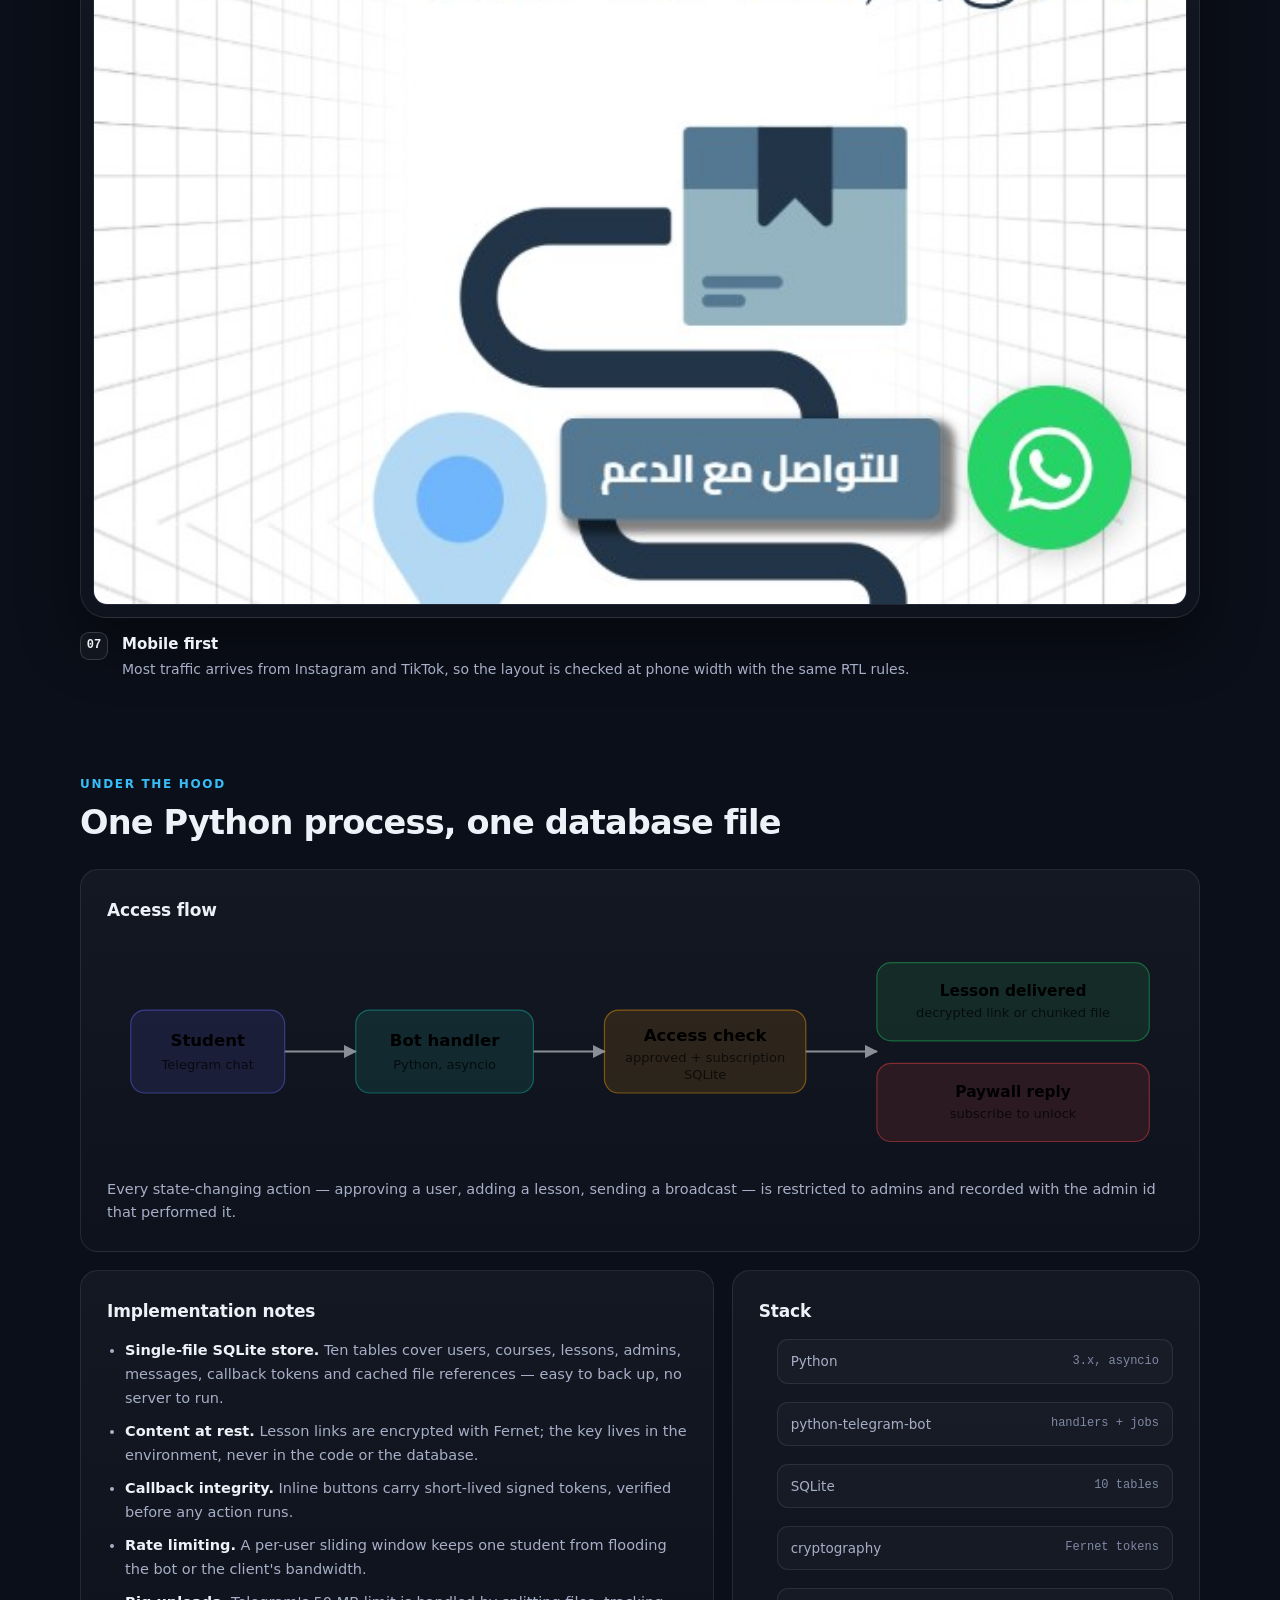
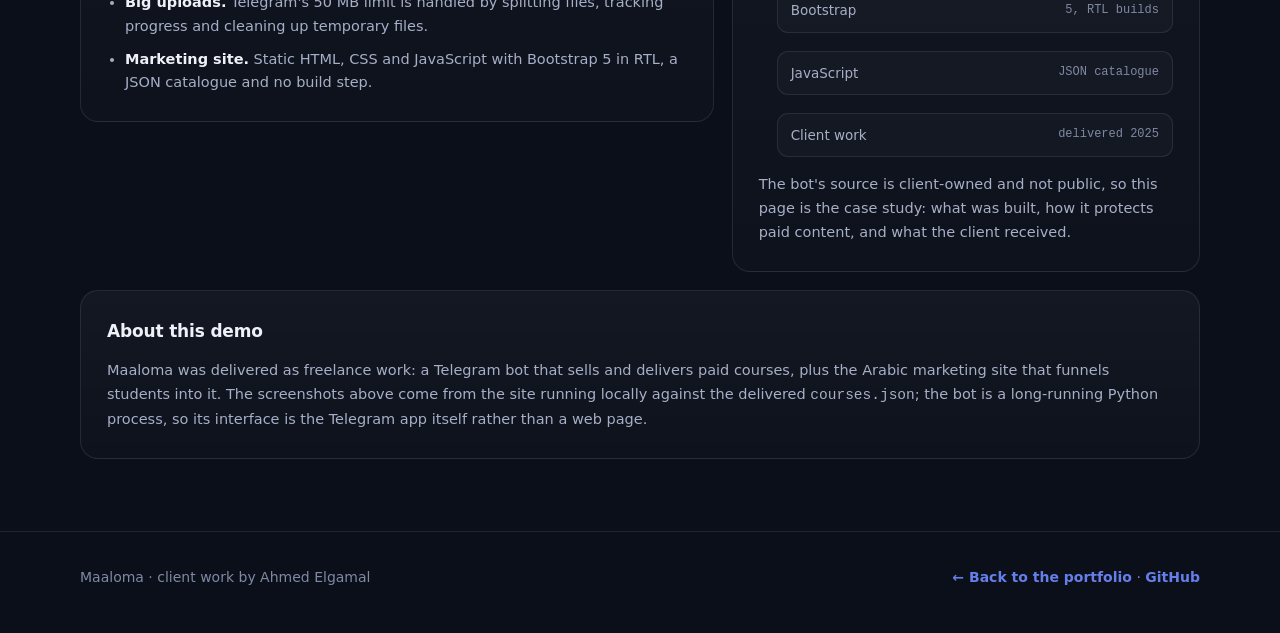
<file: demos/maaloma/index.html>
<!DOCTYPE html>
<html lang="en">
<head>
    <meta charset="utf-8" />
    <meta name="viewport" content="width=device-width, initial-scale=1" />
    <title>Maaloma — Paid Course Platform in Telegram · Client Work</title>
    <meta name="description" content="A guided tour of Maaloma, a freelance project: a Telegram bot that sells and delivers paid courses, plus the Arabic RTL marketing site built for the same client." />
    <link rel="stylesheet" href="../demo.css" />
</head>
<body>

<nav class="demo-nav">
    <div class="container demo-nav-inner">
        <a class="demo-brand" href="../../">
            <span class="demo-brand-dot">AE</span>
            <span>Ahmed Elgamal</span>
        </a>
        <span class="demo-nav-spacer"></span>
        <a class="demo-nav-link" href="../../">&larr; <span>Portfolio</span></a>
    </div>
</nav>

<header class="demo-hero">
    <div class="container">
        <span class="eyebrow"><span class="dot"></span> Client work · Python + SQLite</span>
        <h1>Maaloma — a paid course platform that <span class="grad">lives inside Telegram.</span></h1>
        <p class="demo-lede">
            A freelance delivery for a real client: instead of subscribing to an LMS, students browse the catalogue on the
            website and get their lessons from a Telegram bot that only answers approved, paid subscribers.
            The bot ships with its own admin panel, so the client runs the whole business from a chat — no dashboard to maintain.
        </p>

        <div class="demo-cta">
            <a class="btn btn-primary" href="#tour">Jump to the screenshot tour</a>
            <a class="btn" href="#architecture">How the bot works</a>
        </div>

        <div class="chip-row">
            <span class="chip">Python</span>
            <span class="chip">python-telegram-bot</span>
            <span class="chip">SQLite</span>
            <span class="chip">Fernet encryption</span>
            <span class="chip">Bootstrap 5</span>
            <span class="chip">JavaScript (RTL)</span>
        </div>

        <ul class="stat-strip">
            <li><strong>8</strong><span>Courses</span></li>
            <li><strong>40</strong><span>Lessons</span></li>
            <li><strong>56</strong><span>Stored files</span></li>
            <li><strong>~3k</strong><span>Lines of bot code</span></li>
        </ul>
    </div>
</header>

<main>
    <section class="section">
        <div class="container">
            <div class="section-head">
                <div>
                    <div class="section-kicker">What it does</div>
                    <h2>Subscription, delivery and administration — all in one bot</h2>
                    <p>The client sells access, the bot enforces it. Every item below is implemented in the delivered code.</p>
                </div>
            </div>

            <div class="feature-grid">
                <article class="feature-card">
                    <div class="feature-icon">◉</div>
                    <h3>Paid access gating</h3>
                    <p>Only approved users with an active subscription can open a lesson. Every request re-checks access against SQLite before a file is sent.</p>
                </article>
                <article class="feature-card">
                    <div class="feature-icon">⚙</div>
                    <h3>Admin panel inside the chat</h3>
                    <p>Courses, lessons, fields and users are managed through guided bot conversations — no separate CMS to host, secure or teach.</p>
                </article>
                <article class="feature-card">
                    <div class="feature-icon">⚿</div>
                    <h3>Encrypted content links</h3>
                    <p>Lesson links are stored encrypted with Fernet and decrypted only for authorised users, so forwarded messages never leak the source file.</p>
                </article>
                <article class="feature-card">
                    <div class="feature-icon">✎</div>
                    <h3>Signed callbacks</h3>
                    <p>Inline buttons carry signed tokens instead of raw IDs, preventing tampered payloads from reaching admin or download actions.</p>
                </article>
                <article class="feature-card">
                    <div class="feature-icon">⇪</div>
                    <h3>Large file delivery</h3>
                    <p>Big lessons are sent in chunks with a live progress bar, transfer speed and ETA, then cleaned up from disk automatically.</p>
                </article>
                <article class="feature-card">
                    <div class="feature-icon">◎</div>
                    <h3>Broadcast and support</h3>
                    <p>The client sends announcements to all approved users and replies to student messages from a threaded support inbox.</p>
                </article>
            </div>
        </div>
    </section>

    <section class="section" id="tour">
        <div class="container">
            <div class="section-head">
                <div>
                    <div class="section-kicker">Screenshot tour</div>
                    <h2>The marketing site delivered with the bot</h2>
                    <p>Captured from the real site running locally — Arabic RTL, course catalogue loaded from JSON, per-course pages.</p>
                </div>
            </div>

            <figure class="shot">
                <div class="shot-frame"><img src="shots/home.jpg" alt="Maaloma home page hero in Arabic with the headline and call to action" loading="lazy" /></div>
                <figcaption><span class="shot-index">01</span><span><strong>Home hero</strong>The first screen explains the offer and pushes visitors straight into the Telegram bot — the only sign-up path the client needs.</span></figcaption>
            </figure>

            <figure class="shot">
                <div class="shot-frame"><img src="shots/courses.jpg" alt="Maaloma course catalogue grid with course cards" loading="lazy" /></div>
                <figcaption><span class="shot-index">02</span><span><strong>Course catalogue</strong>Eight courses rendered from <code>config/courses.json</code> — the client edits one file to publish a new course, no rebuild.</span></figcaption>
            </figure>

            <figure class="shot">
                <div class="shot-frame"><img src="shots/features.jpg" alt="Maaloma benefit cards section" loading="lazy" /></div>
                <figcaption><span class="shot-index">03</span><span><strong>Why this platform</strong>Benefit cards with icons and short copy, aimed at students deciding whether to subscribe.</span></figcaption>
            </figure>

            <figure class="shot">
                <div class="shot-frame"><img src="shots/tracking.jpg" alt="Maaloma follow-up and progress strip" loading="lazy" /></div>
                <figcaption><span class="shot-index">04</span><span><strong>Follow-up promise</strong>A narrow strip that answers the client's main objection — that online courses are just videos with no accountability.</span></figcaption>
            </figure>

            <figure class="shot">
                <div class="shot-frame"><img src="shots/course.jpg" alt="Maaloma course page with title, details and instructor card" loading="lazy" /></div>
                <figcaption><span class="shot-index">05</span><span><strong>Course page</strong>Each course has its own page with description, curriculum and a call to action, built from the same JSON entry.</span></figcaption>
            </figure>

            <figure class="shot">
                <div class="shot-frame"><img src="shots/curriculum.jpg" alt="Maaloma curriculum and related courses section" loading="lazy" /></div>
                <figcaption><span class="shot-index">06</span><span><strong>Curriculum</strong>Weeks and lessons are listed so students know exactly what they are buying before they message the bot.</span></figcaption>
            </figure>

            <figure class="shot">
                <div class="shot-frame"><img src="shots/mobile.jpg" alt="Maaloma home page on a mobile viewport" loading="lazy" /></div>
                <figcaption><span class="shot-index">07</span><span><strong>Mobile first</strong>Most traffic arrives from Instagram and TikTok, so the layout is checked at phone width with the same RTL rules.</span></figcaption>
            </figure>
        </div>
    </section>

    <section class="section" id="architecture">
        <div class="container">
            <div class="section-head">
                <div>
                    <div class="section-kicker">Under the hood</div>
                    <h2>One Python process, one database file</h2>
                </div>
            </div>

            <div class="panel">
                <h3>Access flow</h3>
                <svg viewBox="0 0 900 190" role="img" aria-label="Student sends a message to the bot, the bot checks the subscription in SQLite, then either sends the decrypted lesson or replies with a paywall message." style="width:100%;height:auto;display:block">
                    <defs>
                        <marker id="arrow" viewBox="0 0 10 10" refX="9" refY="5" markerWidth="7" markerHeight="7" orient="auto-start-reverse">
                            <path d="M0 0 L10 5 L0 10 z" fill="currentColor" />
                        </marker>
                    </defs>
                    <g fill="none" stroke="currentColor" stroke-width="1.6" marker-end="url(#arrow)" opacity="0.55">
                        <path d="M150 95 H210" />
                        <path d="M360 95 H420" />
                        <path d="M590 95 H650" />
                    </g>
                    <g font-family="inherit" text-anchor="middle">
                        <rect x="20" y="60" width="130" height="70" rx="12" fill="rgba(99,102,241,.12)" stroke="rgba(99,102,241,.45)" />
                        <text x="85" y="90" font-size="14" font-weight="600">Student</text>
                        <text x="85" y="110" font-size="11" opacity=".7">Telegram chat</text>

                        <rect x="210" y="60" width="150" height="70" rx="12" fill="rgba(20,184,166,.12)" stroke="rgba(20,184,166,.45)" />
                        <text x="285" y="90" font-size="14" font-weight="600">Bot handler</text>
                        <text x="285" y="110" font-size="11" opacity=".7">Python, asyncio</text>

                        <rect x="420" y="60" width="170" height="70" rx="12" fill="rgba(245,158,11,.12)" stroke="rgba(245,158,11,.45)" />
                        <text x="505" y="86" font-size="14" font-weight="600">Access check</text>
                        <text x="505" y="104" font-size="11" opacity=".7">approved + subscription</text>
                        <text x="505" y="118" font-size="11" opacity=".7">SQLite</text>

                        <rect x="650" y="20" width="230" height="66" rx="12" fill="rgba(34,197,94,.12)" stroke="rgba(34,197,94,.45)" />
                        <text x="765" y="48" font-size="13" font-weight="600">Lesson delivered</text>
                        <text x="765" y="66" font-size="11" opacity=".7">decrypted link or chunked file</text>

                        <rect x="650" y="105" width="230" height="66" rx="12" fill="rgba(239,68,68,.12)" stroke="rgba(239,68,68,.45)" />
                        <text x="765" y="133" font-size="13" font-weight="600">Paywall reply</text>
                        <text x="765" y="151" font-size="11" opacity=".7">subscribe to unlock</text>
                    </g>
                </svg>
                <p style="margin-top:14px">Every state-changing action — approving a user, adding a lesson, sending a broadcast — is restricted to admins and recorded with the admin id that performed it.</p>
            </div>

            <div class="split" style="margin-top:18px">
                <div class="panel">
                    <h3>Implementation notes</h3>
                    <ul>
                        <li><strong>Single-file SQLite store.</strong> Ten tables cover users, courses, lessons, admins, messages, callback tokens and cached file references — easy to back up, no server to run.</li>
                        <li><strong>Content at rest.</strong> Lesson links are encrypted with Fernet; the key lives in the environment, never in the code or the database.</li>
                        <li><strong>Callback integrity.</strong> Inline buttons carry short-lived signed tokens, verified before any action runs.</li>
                        <li><strong>Rate limiting.</strong> A per-user sliding window keeps one student from flooding the bot or the client's bandwidth.</li>
                        <li><strong>Big uploads.</strong> Telegram's 50 MB limit is handled by splitting files, tracking progress and cleaning up temporary files.</li>
                        <li><strong>Marketing site.</strong> Static HTML, CSS and JavaScript with Bootstrap 5 in RTL, a JSON catalogue and no build step.</li>
                    </ul>
                </div>

                <aside class="panel">
                    <h3>Stack</h3>
                    <ul class="stack-list">
                        <li>Python <span>3.x, asyncio</span></li>
                        <li>python-telegram-bot <span>handlers + jobs</span></li>
                        <li>SQLite <span>10 tables</span></li>
                        <li>cryptography <span>Fernet tokens</span></li>
                        <li>Bootstrap <span>5, RTL builds</span></li>
                        <li>JavaScript <span>JSON catalogue</span></li>
                        <li>Client work <span>delivered 2025</span></li>
                    </ul>
                    <p style="margin-top:16px">The bot's source is client-owned and not public, so this page is the case study: what was built, how it protects paid content, and what the client received.</p>
                </aside>
            </div>

            <div class="panel" style="margin-top:18px">
                <h3>About this demo</h3>
                <p>
                    Maaloma was delivered as freelance work: a Telegram bot that sells and delivers paid courses, plus the
                    Arabic marketing site that funnels students into it. The screenshots above come from the site running locally
                    against the delivered <code>courses.json</code>; the bot is a long-running Python process, so its interface is
                    the Telegram app itself rather than a web page.
                </p>
            </div>
        </div>
    </section>
</main>

<footer class="demo-footer">
    <div class="container demo-footer-inner">
        <span>Maaloma · client work by Ahmed Elgamal</span>
        <span><a href="../../">&larr; Back to the portfolio</a> · <a href="https://github.com/elgamalhub" target="_blank" rel="noopener noreferrer">GitHub</a></span>
    </div>
</footer>

<a class="back-top" href="#" aria-label="Back to top">↑</a>

</body>
</html>
</file>
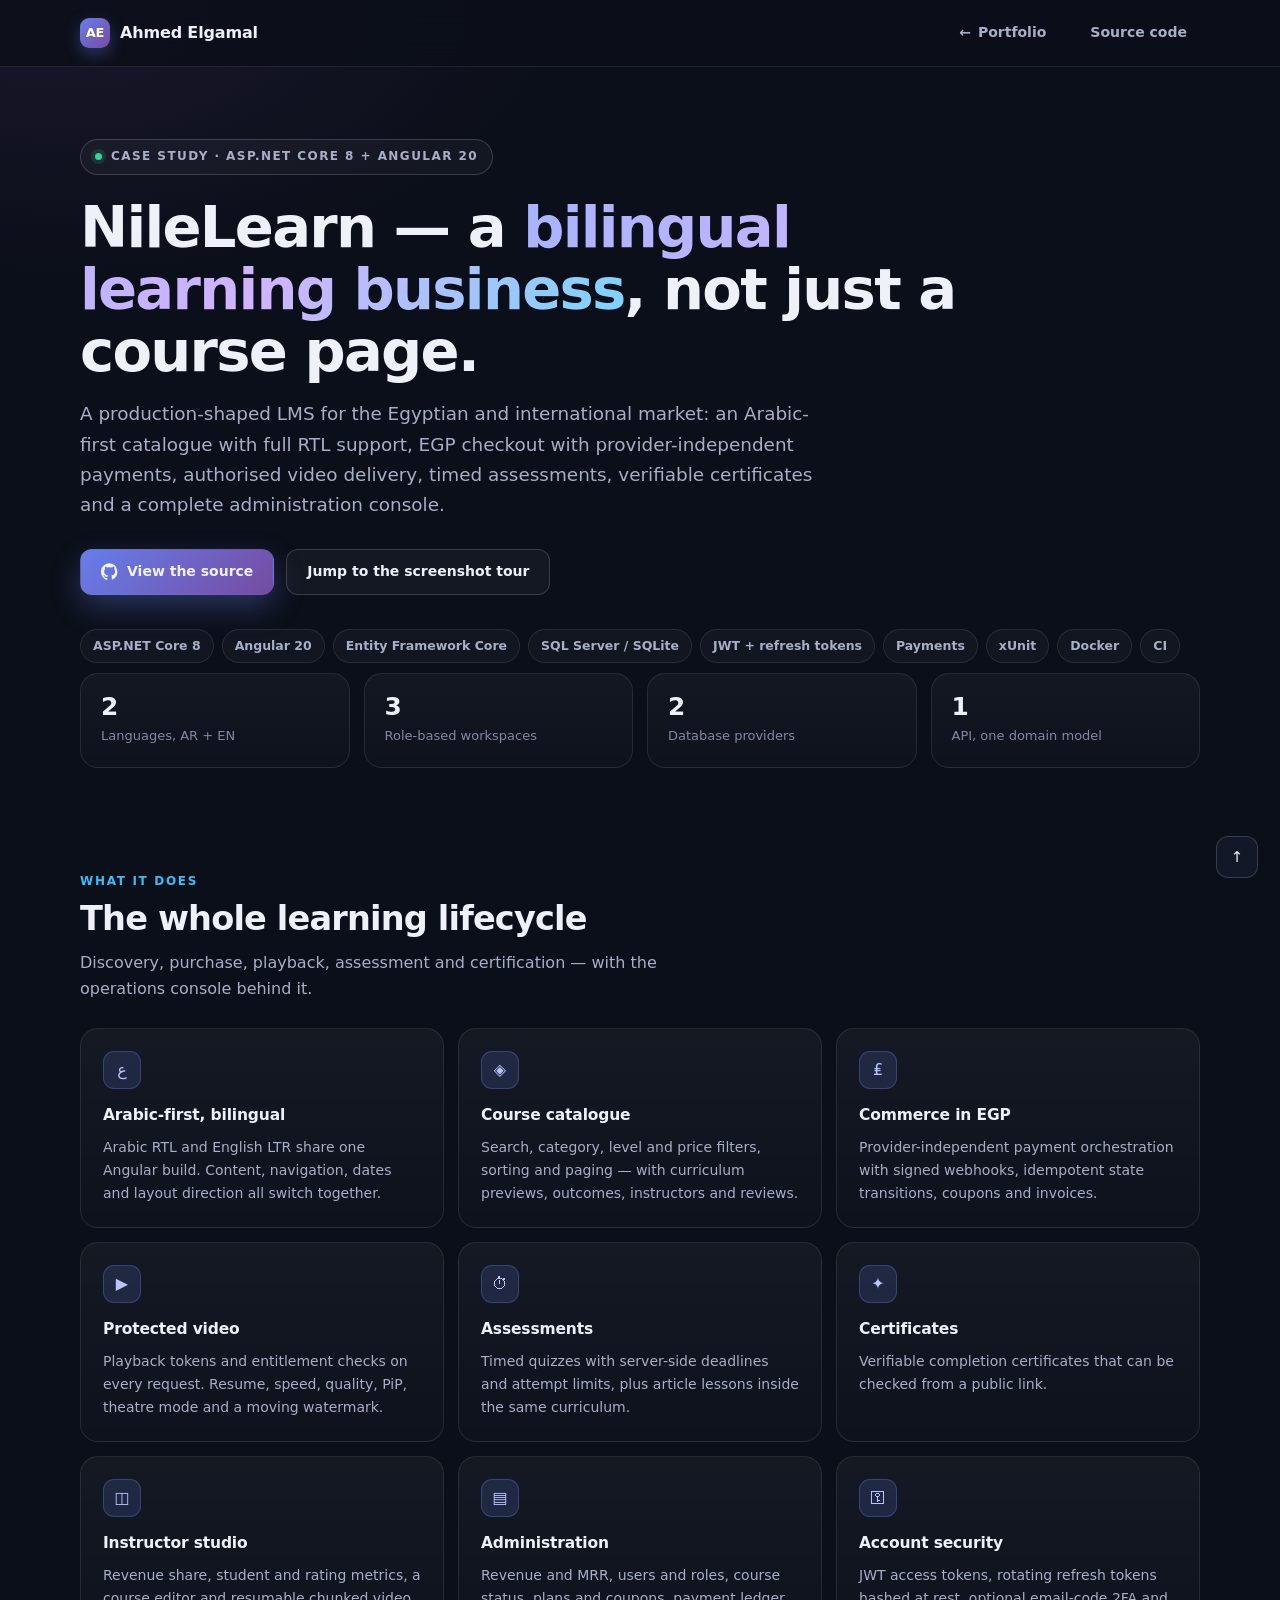
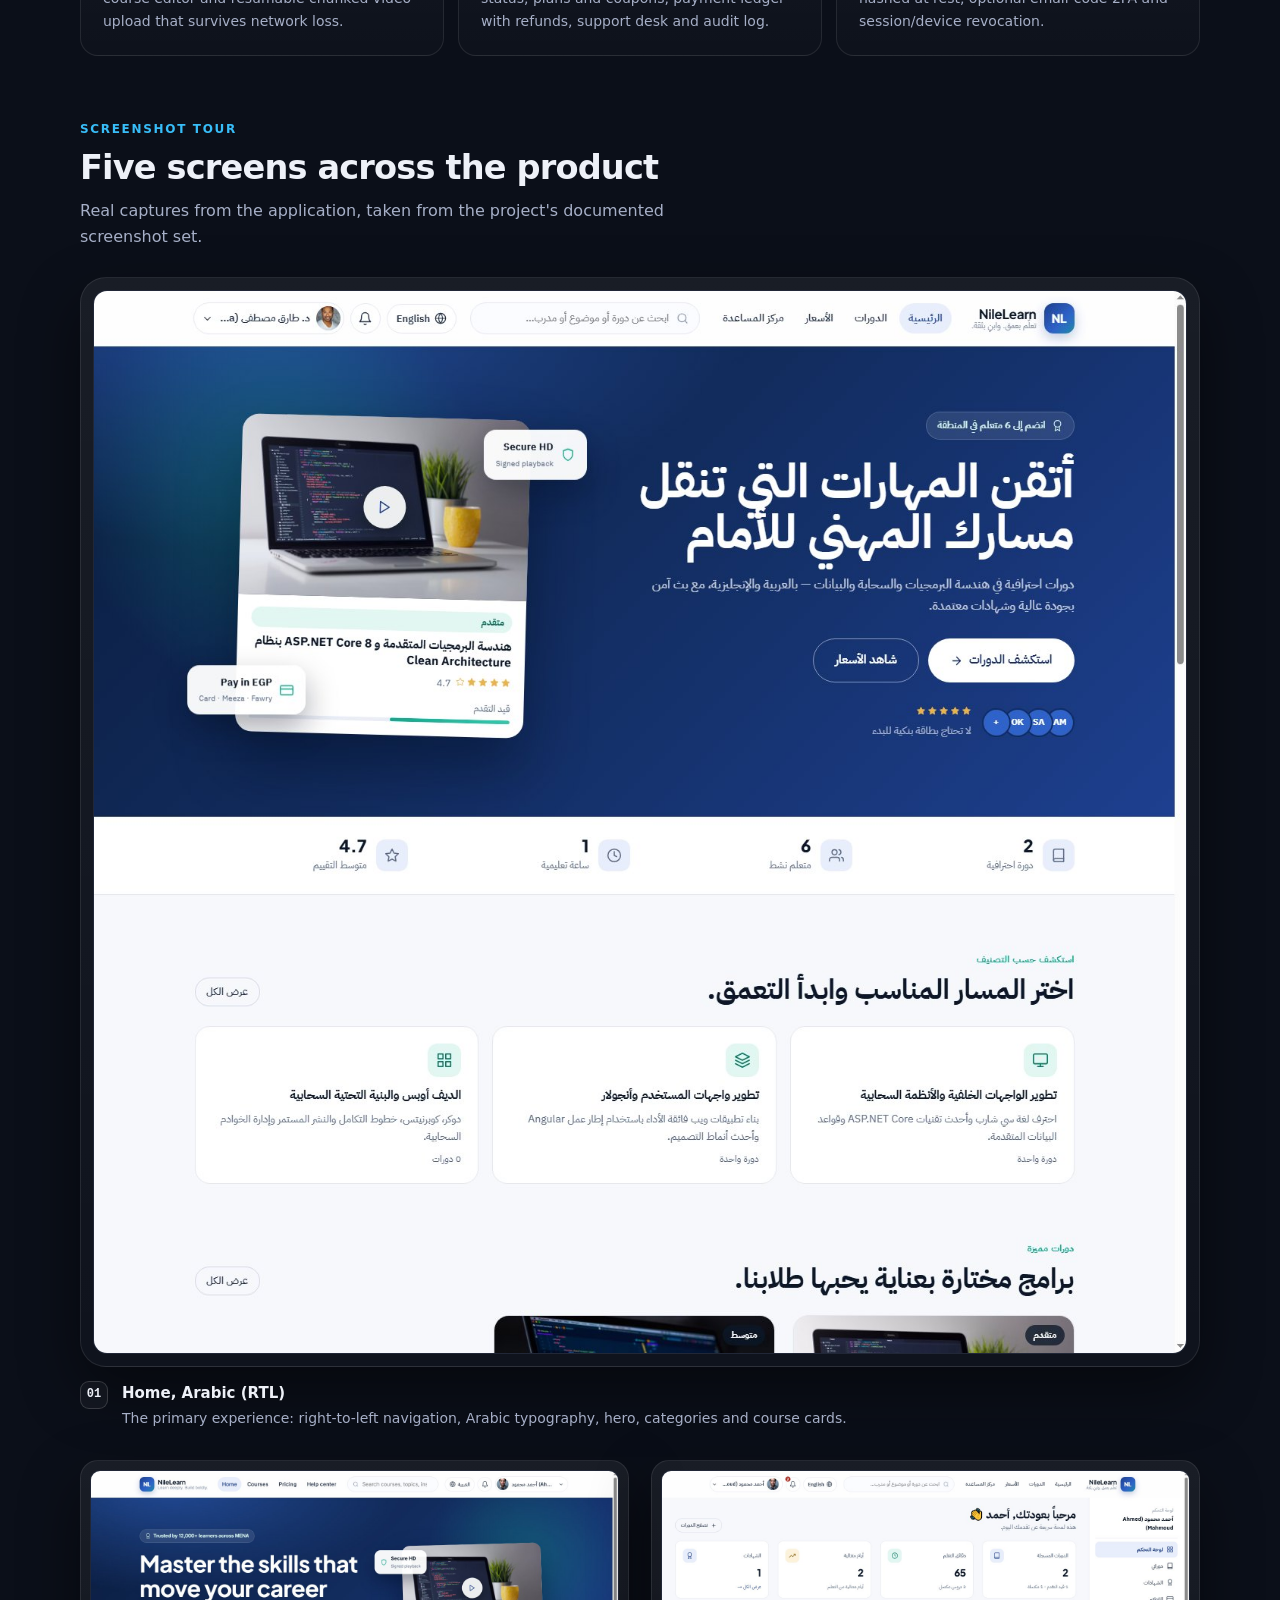
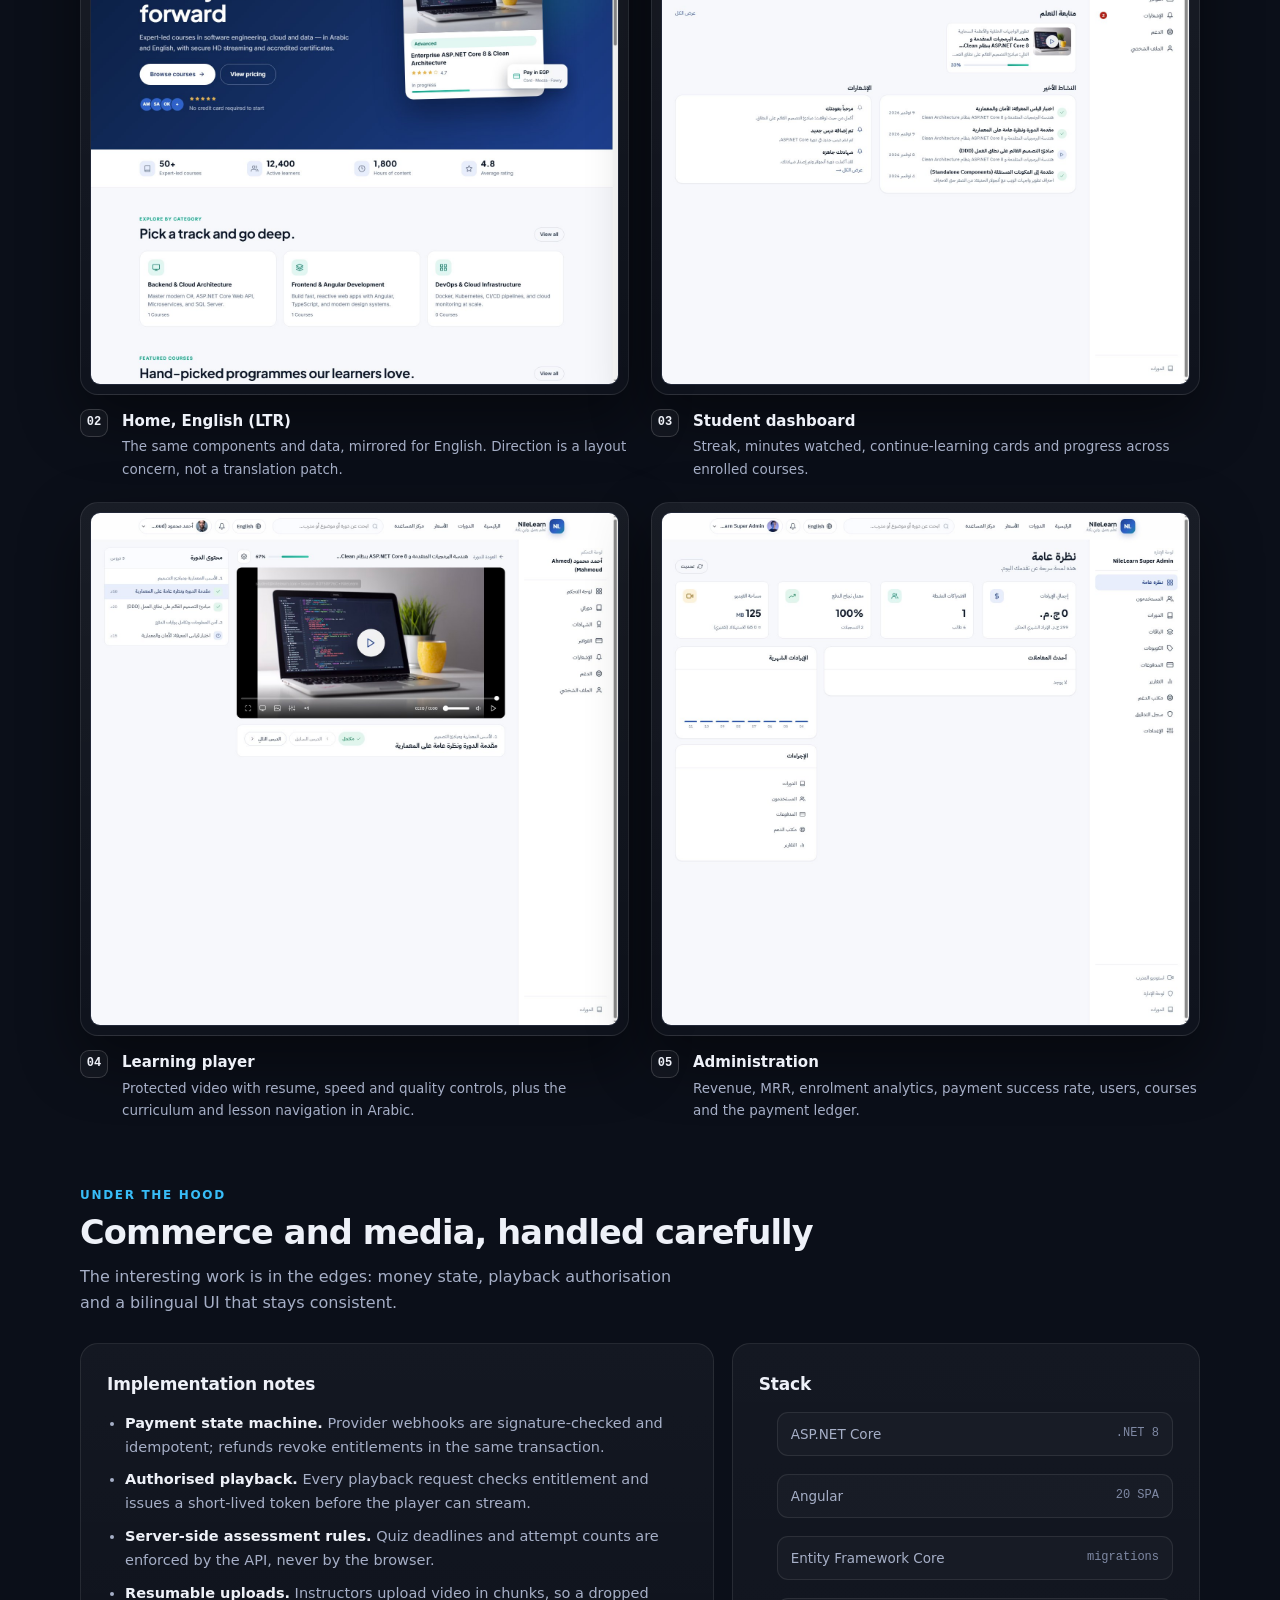
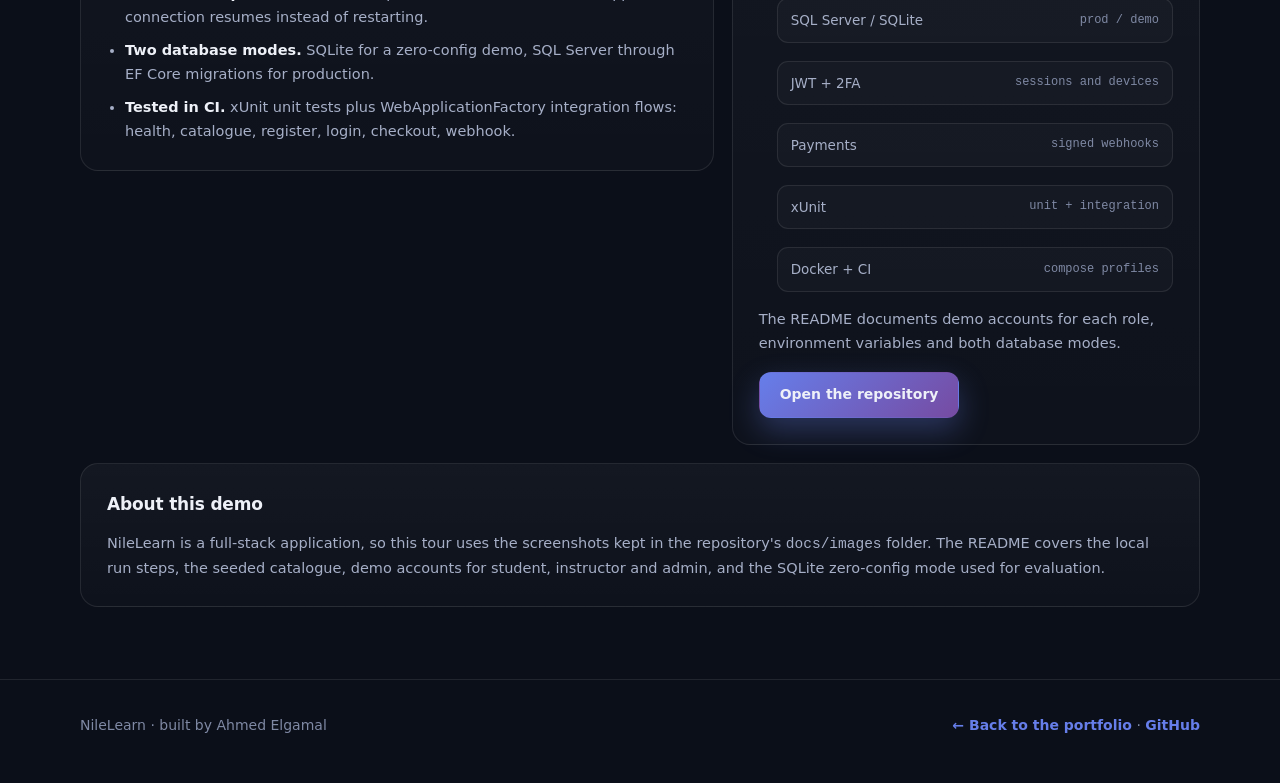
<file: demos/nilelearn/index.html>
<!DOCTYPE html>
<html lang="en">
<head>
    <meta charset="utf-8" />
    <meta name="viewport" content="width=device-width, initial-scale=1" />
    <title>NileLearn — Bilingual Learning Platform · Project Demo</title>
    <meta name="description" content="A guided tour of NileLearn: a bilingual Arabic/English LMS with courses, commerce, video learning, assessments, certificates and an administration console. ASP.NET Core 8 + Angular 20." />
    <link rel="stylesheet" href="../demo.css" />
</head>
<body>

<nav class="demo-nav">
    <div class="container demo-nav-inner">
        <a class="demo-brand" href="../../">
            <span class="demo-brand-dot">AE</span>
            <span>Ahmed Elgamal</span>
        </a>
        <span class="demo-nav-spacer"></span>
        <a class="demo-nav-link" href="../../">&larr; <span>Portfolio</span></a>
        <a class="demo-nav-link" href="https://github.com/elgamalhub/NileLearn" target="_blank" rel="noopener noreferrer">Source code</a>
    </div>
</nav>

<header class="demo-hero">
    <div class="container">
        <span class="eyebrow"><span class="dot"></span> Case study · ASP.NET Core 8 + Angular 20</span>
        <h1>NileLearn — a <span class="grad">bilingual learning business</span>, not just a course page.</h1>
        <p class="demo-lede">
            A production-shaped LMS for the Egyptian and international market: an Arabic-first catalogue with full RTL support,
            EGP checkout with provider-independent payments, authorised video delivery, timed assessments, verifiable
            certificates and a complete administration console.
        </p>

        <div class="demo-cta">
            <a class="btn btn-primary" href="https://github.com/elgamalhub/NileLearn" target="_blank" rel="noopener noreferrer">
                <svg viewBox="0 0 24 24" aria-hidden="true"><path d="M12 .5a12 12 0 0 0-3.8 23.4c.6.1.8-.3.8-.6v-2.1c-3.3.7-4-1.6-4-1.6-.6-1.4-1.4-1.8-1.4-1.8-1.1-.8.1-.8.1-.8 1.2.1 1.9 1.3 1.9 1.3 1.1 1.9 2.9 1.3 3.6 1 .1-.8.4-1.3.8-1.7-2.7-.3-5.5-1.3-5.5-5.9 0-1.3.5-2.4 1.3-3.2-.1-.3-.6-1.6.1-3.2 0 0 1-.3 3.3 1.2a11.5 11.5 0 0 1 6 0C17.5 4.6 18.5 5 18.5 5c.7 1.7.2 3 .1 3.3.8.8 1.3 1.9 1.3 3.2 0 4.6-2.8 5.5-5.5 5.8.4.4.8 1.1.8 2.2v3.3c0 .3.2.7.8.6A12 12 0 0 0 12 .5Z"/></svg>
                View the source
            </a>
            <a class="btn" href="#tour">Jump to the screenshot tour</a>
        </div>

        <div class="chip-row">
            <span class="chip">ASP.NET Core 8</span>
            <span class="chip">Angular 20</span>
            <span class="chip">Entity Framework Core</span>
            <span class="chip">SQL Server / SQLite</span>
            <span class="chip">JWT + refresh tokens</span>
            <span class="chip">Payments</span>
            <span class="chip">xUnit</span>
            <span class="chip">Docker</span>
            <span class="chip">CI</span>
        </div>

        <ul class="stat-strip">
            <li><strong>2</strong><span>Languages, AR + EN</span></li>
            <li><strong>3</strong><span>Role-based workspaces</span></li>
            <li><strong>2</strong><span>Database providers</span></li>
            <li><strong>1</strong><span>API, one domain model</span></li>
        </ul>
    </div>
</header>

<main>
    <section class="section">
        <div class="container">
            <div class="section-head">
                <div>
                    <div class="section-kicker">What it does</div>
                    <h2>The whole learning lifecycle</h2>
                    <p>Discovery, purchase, playback, assessment and certification — with the operations console behind it.</p>
                </div>
            </div>

            <div class="feature-grid">
                <article class="feature-card">
                    <div class="feature-icon">ع</div>
                    <h3>Arabic-first, bilingual</h3>
                    <p>Arabic RTL and English LTR share one Angular build. Content, navigation, dates and layout direction all switch together.</p>
                </article>
                <article class="feature-card">
                    <div class="feature-icon">◈</div>
                    <h3>Course catalogue</h3>
                    <p>Search, category, level and price filters, sorting and paging — with curriculum previews, outcomes, instructors and reviews.</p>
                </article>
                <article class="feature-card">
                    <div class="feature-icon">₤</div>
                    <h3>Commerce in EGP</h3>
                    <p>Provider-independent payment orchestration with signed webhooks, idempotent state transitions, coupons and invoices.</p>
                </article>
                <article class="feature-card">
                    <div class="feature-icon">▶</div>
                    <h3>Protected video</h3>
                    <p>Playback tokens and entitlement checks on every request. Resume, speed, quality, PiP, theatre mode and a moving watermark.</p>
                </article>
                <article class="feature-card">
                    <div class="feature-icon">⏱</div>
                    <h3>Assessments</h3>
                    <p>Timed quizzes with server-side deadlines and attempt limits, plus article lessons inside the same curriculum.</p>
                </article>
                <article class="feature-card">
                    <div class="feature-icon">✦</div>
                    <h3>Certificates</h3>
                    <p>Verifiable completion certificates that can be checked from a public link.</p>
                </article>
                <article class="feature-card">
                    <div class="feature-icon">◫</div>
                    <h3>Instructor studio</h3>
                    <p>Revenue share, student and rating metrics, a course editor and resumable chunked video upload that survives network loss.</p>
                </article>
                <article class="feature-card">
                    <div class="feature-icon">▤</div>
                    <h3>Administration</h3>
                    <p>Revenue and MRR, users and roles, course status, plans and coupons, payment ledger with refunds, support desk and audit log.</p>
                </article>
                <article class="feature-card">
                    <div class="feature-icon">⚿</div>
                    <h3>Account security</h3>
                    <p>JWT access tokens, rotating refresh tokens hashed at rest, optional email-code 2FA and session/device revocation.</p>
                </article>
            </div>
        </div>
    </section>

    <section class="section" id="tour">
        <div class="container">
            <div class="section-head">
                <div>
                    <div class="section-kicker">Screenshot tour</div>
                    <h2>Five screens across the product</h2>
                    <p>Real captures from the application, taken from the project's documented screenshot set.</p>
                </div>
            </div>

            <figure class="shot">
                <div class="shot-frame"><img src="shots/home-ar.jpg" alt="NileLearn Arabic home page with RTL layout, hero and course catalogue" loading="lazy" /></div>
                <figcaption><span class="shot-index">01</span><span><strong>Home, Arabic (RTL)</strong>The primary experience: right-to-left navigation, Arabic typography, hero, categories and course cards.</span></figcaption>
            </figure>

            <div class="shot-grid">
                <figure class="shot">
                    <div class="shot-frame"><img src="shots/home-en.jpg" alt="NileLearn English home page with LTR layout and course catalogue" loading="lazy" /></div>
                    <figcaption><span class="shot-index">02</span><span><strong>Home, English (LTR)</strong>The same components and data, mirrored for English. Direction is a layout concern, not a translation patch.</span></figcaption>
                </figure>

                <figure class="shot">
                    <div class="shot-frame"><img src="shots/dashboard-ar.jpg" alt="NileLearn student dashboard with streak, minutes watched and continue learning" loading="lazy" /></div>
                    <figcaption><span class="shot-index">03</span><span><strong>Student dashboard</strong>Streak, minutes watched, continue-learning cards and progress across enrolled courses.</span></figcaption>
                </figure>

                <figure class="shot">
                    <div class="shot-frame"><img src="shots/player-ar.jpg" alt="NileLearn video player with curriculum sidebar and lesson navigation" loading="lazy" /></div>
                    <figcaption><span class="shot-index">04</span><span><strong>Learning player</strong>Protected video with resume, speed and quality controls, plus the curriculum and lesson navigation in Arabic.</span></figcaption>
                </figure>

                <figure class="shot">
                    <div class="shot-frame"><img src="shots/admin-ar.jpg" alt="NileLearn administration console with revenue, users and course management" loading="lazy" /></div>
                    <figcaption><span class="shot-index">05</span><span><strong>Administration</strong>Revenue, MRR, enrolment analytics, payment success rate, users, courses and the payment ledger.</span></figcaption>
                </figure>
            </div>
        </div>
    </section>

    <section class="section">
        <div class="container">
            <div class="section-head">
                <div>
                    <div class="section-kicker">Under the hood</div>
                    <h2>Commerce and media, handled carefully</h2>
                    <p>The interesting work is in the edges: money state, playback authorisation and a bilingual UI that stays consistent.</p>
                </div>
            </div>

            <div class="split">
                <div class="panel">
                    <h3>Implementation notes</h3>
                    <ul>
                        <li><strong>Payment state machine.</strong> Provider webhooks are signature-checked and idempotent; refunds revoke entitlements in the same transaction.</li>
                        <li><strong>Authorised playback.</strong> Every playback request checks entitlement and issues a short-lived token before the player can stream.</li>
                        <li><strong>Server-side assessment rules.</strong> Quiz deadlines and attempt counts are enforced by the API, never by the browser.</li>
                        <li><strong>Resumable uploads.</strong> Instructors upload video in chunks, so a dropped connection resumes instead of restarting.</li>
                        <li><strong>Two database modes.</strong> SQLite for a zero-config demo, SQL Server through EF Core migrations for production.</li>
                        <li><strong>Tested in CI.</strong> xUnit unit tests plus WebApplicationFactory integration flows: health, catalogue, register, login, checkout, webhook.</li>
                    </ul>
                </div>

                <aside class="panel">
                    <h3>Stack</h3>
                    <ul class="stack-list">
                        <li>ASP.NET Core <span>.NET 8</span></li>
                        <li>Angular <span>20 SPA</span></li>
                        <li>Entity Framework Core <span>migrations</span></li>
                        <li>SQL Server / SQLite <span>prod / demo</span></li>
                        <li>JWT + 2FA <span>sessions and devices</span></li>
                        <li>Payments <span>signed webhooks</span></li>
                        <li>xUnit <span>unit + integration</span></li>
                        <li>Docker + CI <span>compose profiles</span></li>
                    </ul>
                    <p style="margin-top:16px">The README documents demo accounts for each role, environment variables and both database modes.</p>
                    <a class="btn btn-primary" href="https://github.com/elgamalhub/NileLearn" target="_blank" rel="noopener noreferrer" style="margin-top:4px">Open the repository</a>
                </aside>
            </div>

            <div class="panel" style="margin-top:18px">
                <h3>About this demo</h3>
                <p>
                    NileLearn is a full-stack application, so this tour uses the screenshots kept in the repository's
                    <code>docs/images</code> folder. The README covers the local run steps, the seeded catalogue, demo accounts
                    for student, instructor and admin, and the SQLite zero-config mode used for evaluation.
                </p>
            </div>
        </div>
    </section>
</main>

<footer class="demo-footer">
    <div class="container demo-footer-inner">
        <span>NileLearn · built by Ahmed Elgamal</span>
        <span><a href="../../">&larr; Back to the portfolio</a> · <a href="https://github.com/elgamalhub/NileLearn" target="_blank" rel="noopener noreferrer">GitHub</a></span>
    </div>
</footer>

<a class="back-top" href="#" aria-label="Back to top">↑</a>

</body>
</html>
</file>
<file: demos/demo.css>
/* ==========================================================================
   Project demo tours — shared styles
   Standalone pages that live under /demos/<slug>/ inside the portfolio.
   ========================================================================== */

:root {
    --bg: #0b0f19;
    --bg-soft: #0e1420;
    --surface: #131a2a;
    --surface-2: #182135;
    --text: #eef1f8;
    --text-muted: #a6afc7;
    --text-soft: #7f89a4;
    --border: rgba(255, 255, 255, 0.09);
    --border-strong: rgba(255, 255, 255, 0.16);
    --primary: #667eea;
    --secondary: #764ba2;
    --accent: #38bdf8;
    --success: #34d399;
    --shadow: 0 24px 60px rgba(0, 0, 0, 0.45);
    --radius-sm: 10px;
    --radius: 18px;
    --radius-lg: 26px;
    --container: 1120px;
    --font: system-ui, -apple-system, "Segoe UI", Tahoma, Geneva, Verdana, sans-serif;
    --mono: ui-monospace, SFMono-Regular, "Cascadia Mono", Consolas, monospace;
}

*,
*::before,
*::after {
    box-sizing: border-box;
}

html {
    scroll-behavior: smooth;
    scroll-padding-top: 96px;
}

body {
    margin: 0;
    background:
        radial-gradient(1100px 600px at 85% -10%, rgba(102, 126, 234, 0.18), transparent 60%),
        radial-gradient(900px 500px at 5% 0%, rgba(118, 75, 162, 0.14), transparent 55%),
        var(--bg);
    color: var(--text);
    font-family: var(--font);
    font-size: 16px;
    line-height: 1.65;
    -webkit-font-smoothing: antialiased;
    text-rendering: optimizeLegibility;
}

img {
    max-width: 100%;
    height: auto;
    display: block;
}

a {
    color: var(--primary);
    text-decoration: none;
    transition: color 180ms ease;
}

a:hover {
    color: #93a5ff;
}

.container {
    width: min(calc(100% - 40px), var(--container));
    margin-inline: auto;
}

/* ---------- Top bar ---------- */

.demo-nav {
    position: sticky;
    top: 0;
    z-index: 20;
    background: rgba(11, 15, 25, 0.82);
    backdrop-filter: blur(14px);
    border-bottom: 1px solid var(--border);
}

.demo-nav-inner {
    display: flex;
    align-items: center;
    gap: 18px;
    min-height: 66px;
}

.demo-brand {
    display: inline-flex;
    align-items: center;
    gap: 10px;
    color: var(--text);
    font-weight: 700;
    letter-spacing: -0.01em;
}

.demo-brand:hover {
    color: var(--text);
}

.demo-brand-dot {
    width: 30px;
    height: 30px;
    border-radius: 9px;
    display: grid;
    place-items: center;
    font-size: 13px;
    font-weight: 800;
    color: #fff;
    background: linear-gradient(135deg, var(--primary), var(--secondary));
    box-shadow: 0 6px 16px rgba(102, 126, 234, 0.35);
}

.demo-nav-spacer {
    flex: 1;
}

.demo-nav-link {
    color: var(--text-muted);
    font-size: 14px;
    font-weight: 600;
    display: inline-flex;
    align-items: center;
    gap: 7px;
    padding: 8px 12px;
    border-radius: 10px;
    border: 1px solid transparent;
}

.demo-nav-link:hover {
    color: var(--text);
    background: rgba(255, 255, 255, 0.05);
    border-color: var(--border);
}

/* ---------- Hero ---------- */

.demo-hero {
    padding: 72px 0 48px;
}

.eyebrow {
    display: inline-flex;
    align-items: center;
    gap: 9px;
    padding: 7px 14px;
    border: 1px solid var(--border-strong);
    border-radius: 999px;
    background: rgba(255, 255, 255, 0.035);
    color: var(--text-muted);
    font-size: 12px;
    font-weight: 700;
    letter-spacing: 0.12em;
    text-transform: uppercase;
}

.eyebrow .dot {
    width: 7px;
    height: 7px;
    border-radius: 50%;
    background: var(--success);
    box-shadow: 0 0 0 4px rgba(52, 211, 153, 0.14);
}

.demo-hero h1 {
    margin: 22px 0 16px;
    font-size: clamp(2.1rem, 4.6vw, 3.6rem);
    line-height: 1.08;
    letter-spacing: -0.03em;
    max-width: 900px;
}

.demo-hero h1 .grad {
    background: linear-gradient(120deg, #a7b4ff, #d1b3ff 55%, #7dd3fc);
    -webkit-background-clip: text;
    background-clip: text;
    color: transparent;
}

.demo-lede {
    max-width: 760px;
    color: var(--text-muted);
    font-size: clamp(1rem, 1.6vw, 1.15rem);
    margin: 0 0 28px;
}

.demo-cta {
    display: flex;
    flex-wrap: wrap;
    gap: 12px;
    margin-bottom: 34px;
}

.btn {
    display: inline-flex;
    align-items: center;
    justify-content: center;
    gap: 9px;
    min-height: 46px;
    padding: 0 20px;
    border-radius: 12px;
    border: 1px solid var(--border-strong);
    background: rgba(255, 255, 255, 0.04);
    color: var(--text);
    font: inherit;
    font-size: 14px;
    font-weight: 700;
    cursor: pointer;
    transition: transform 180ms ease, background 180ms ease, border-color 180ms ease;
}

.btn:hover {
    transform: translateY(-1px);
    background: rgba(255, 255, 255, 0.08);
    color: var(--text);
    border-color: rgba(255, 255, 255, 0.26);
}

.btn-primary {
    border-color: transparent;
    background: linear-gradient(135deg, var(--primary), var(--secondary));
    box-shadow: 0 12px 30px rgba(102, 126, 234, 0.32);
}

.btn-primary:hover {
    background: linear-gradient(135deg, #7b91f0, #8659b3);
}

.btn svg {
    width: 17px;
    height: 17px;
    fill: currentColor;
}

.chip-row {
    display: flex;
    flex-wrap: wrap;
    gap: 8px;
    margin-bottom: 6px;
}

.chip {
    padding: 6px 12px;
    border: 1px solid var(--border);
    border-radius: 999px;
    background: rgba(255, 255, 255, 0.03);
    color: var(--text-muted);
    font-size: 12.5px;
    font-weight: 600;
    white-space: nowrap;
}

/* ---------- Stat strip ---------- */

.stat-strip {
    display: grid;
    grid-template-columns: repeat(4, minmax(0, 1fr));
    gap: 14px;
    margin: 10px 0 0;
    padding: 0;
    list-style: none;
}

.stat-strip li {
    padding: 18px 20px;
    border: 1px solid var(--border);
    border-radius: var(--radius);
    background: linear-gradient(180deg, rgba(255, 255, 255, 0.04), rgba(255, 255, 255, 0.015));
}

.stat-strip strong {
    display: block;
    font-size: 1.55rem;
    line-height: 1.2;
    letter-spacing: -0.02em;
}

.stat-strip span {
    color: var(--text-soft);
    font-size: 13px;
}

/* ---------- Sections ---------- */

.section {
    padding: 56px 0 8px;
}

.section-head {
    display: flex;
    align-items: flex-end;
    justify-content: space-between;
    gap: 18px;
    margin-bottom: 26px;
}

.section-head h2 {
    margin: 8px 0 0;
    font-size: clamp(1.5rem, 2.8vw, 2.1rem);
    letter-spacing: -0.025em;
    line-height: 1.2;
}

.section-head p {
    margin: 10px 0 0;
    color: var(--text-muted);
    max-width: 620px;
}

.section-kicker {
    color: var(--accent);
    font-size: 12px;
    font-weight: 800;
    letter-spacing: 0.14em;
    text-transform: uppercase;
}

/* ---------- Feature grid ---------- */

.feature-grid {
    display: grid;
    grid-template-columns: repeat(3, minmax(0, 1fr));
    gap: 14px;
}

.feature-card {
    padding: 22px;
    border: 1px solid var(--border);
    border-radius: var(--radius);
    background: linear-gradient(180deg, rgba(255, 255, 255, 0.045), rgba(255, 255, 255, 0.015));
}

.feature-icon {
    display: grid;
    place-items: center;
    width: 38px;
    height: 38px;
    margin-bottom: 14px;
    border-radius: 11px;
    background: rgba(102, 126, 234, 0.16);
    border: 1px solid rgba(102, 126, 234, 0.32);
    color: #b9c4ff;
    font-size: 16px;
}

.feature-card h3 {
    margin: 0 0 7px;
    font-size: 15.5px;
    letter-spacing: -0.01em;
}

.feature-card p {
    margin: 0;
    color: var(--text-muted);
    font-size: 14px;
}

/* ---------- Screenshot tour ---------- */

.shot {
    margin: 0 0 30px;
}

.shot-frame {
    padding: 12px;
    border: 1px solid var(--border);
    border-radius: var(--radius-lg);
    background: linear-gradient(180deg, rgba(255, 255, 255, 0.06), rgba(255, 255, 255, 0.02));
    box-shadow: var(--shadow);
}

.shot-frame img {
    width: 100%;
    border-radius: 14px;
    border: 1px solid rgba(255, 255, 255, 0.06);
    background: var(--surface);
}

.shot figcaption {
    display: flex;
    align-items: flex-start;
    gap: 14px;
    margin-top: 14px;
    color: var(--text-muted);
    font-size: 14px;
}

.shot-index {
    flex: none;
    display: grid;
    place-items: center;
    width: 28px;
    height: 28px;
    border-radius: 9px;
    border: 1px solid var(--border-strong);
    background: rgba(255, 255, 255, 0.04);
    color: var(--text);
    font-family: var(--mono);
    font-size: 12px;
    font-weight: 700;
}

.shot figcaption strong {
    display: block;
    color: var(--text);
    font-size: 15px;
    margin-bottom: 2px;
}

.shot-grid {
    display: grid;
    grid-template-columns: repeat(2, minmax(0, 1fr));
    gap: 22px;
}

.shot-grid .shot {
    margin-bottom: 0;
}

.shot-grid .shot-frame {
    padding: 9px;
    border-radius: var(--radius);
}

.shot-grid .shot-frame img {
    border-radius: 10px;
}

.shot-grid .shot figcaption {
    font-size: 13.5px;
}

/* ---------- Notes / implementation ---------- */

.split {
    display: grid;
    grid-template-columns: 1.15fr 0.85fr;
    gap: 18px;
    align-items: start;
}

.panel {
    padding: 26px;
    border: 1px solid var(--border);
    border-radius: var(--radius);
    background: linear-gradient(180deg, rgba(255, 255, 255, 0.04), rgba(255, 255, 255, 0.015));
}

.panel h3 {
    margin: 0 0 14px;
    font-size: 17px;
    letter-spacing: -0.01em;
}

.panel ul {
    margin: 0;
    padding-left: 18px;
    color: var(--text-muted);
    font-size: 14.5px;
}

.panel li + li {
    margin-top: 9px;
}

.panel li strong {
    color: var(--text);
}

.panel p {
    color: var(--text-muted);
    font-size: 14.5px;
    margin: 0 0 12px;
}

.panel p:last-child {
    margin-bottom: 0;
}

.stack-list {
    display: grid;
    gap: 9px;
    margin: 0;
    padding: 0;
    list-style: none;
}

.stack-list li {
    display: flex;
    align-items: center;
    justify-content: space-between;
    gap: 12px;
    padding: 10px 13px;
    border: 1px solid var(--border);
    border-radius: 11px;
    background: rgba(255, 255, 255, 0.025);
    font-size: 13.5px;
}

.stack-list span {
    color: var(--text-soft);
    font-family: var(--mono);
    font-size: 12px;
}

/* ---------- Footer ---------- */

.demo-footer {
    margin-top: 64px;
    padding: 34px 0 46px;
    border-top: 1px solid var(--border);
}

.demo-footer-inner {
    display: flex;
    flex-wrap: wrap;
    align-items: center;
    justify-content: space-between;
    gap: 16px;
    color: var(--text-soft);
    font-size: 14px;
}

.demo-footer a {
    font-weight: 600;
}

.back-top {
    position: fixed;
    inset-inline-end: 22px;
    inset-block-end: 22px;
    width: 42px;
    height: 42px;
    display: grid;
    place-items: center;
    border: 1px solid var(--border-strong);
    border-radius: 12px;
    background: rgba(19, 26, 42, 0.9);
    color: var(--text);
    font-size: 15px;
    backdrop-filter: blur(8px);
    z-index: 15;
}

.back-top:hover {
    background: var(--surface-2);
    color: var(--text);
}

/* ---------- Responsive ---------- */

@media (max-width: 900px) {
    .feature-grid {
        grid-template-columns: repeat(2, minmax(0, 1fr));
    }

    .split {
        grid-template-columns: 1fr;
    }

    .stat-strip {
        grid-template-columns: repeat(2, minmax(0, 1fr));
    }
}

@media (max-width: 640px) {
    .container {
        width: calc(100% - 28px);
    }

    .demo-hero {
        padding: 48px 0 34px;
    }

    .feature-grid,
    .shot-grid {
        grid-template-columns: 1fr;
    }

    .demo-nav-link span {
        display: none;
    }

    .shot-frame {
        padding: 8px;
        border-radius: 16px;
    }
}

@media (prefers-reduced-motion: reduce) {
    html {
        scroll-behavior: auto;
    }

    *,
    *::before,
    *::after {
        transition: none !important;
    }
}
</file>
